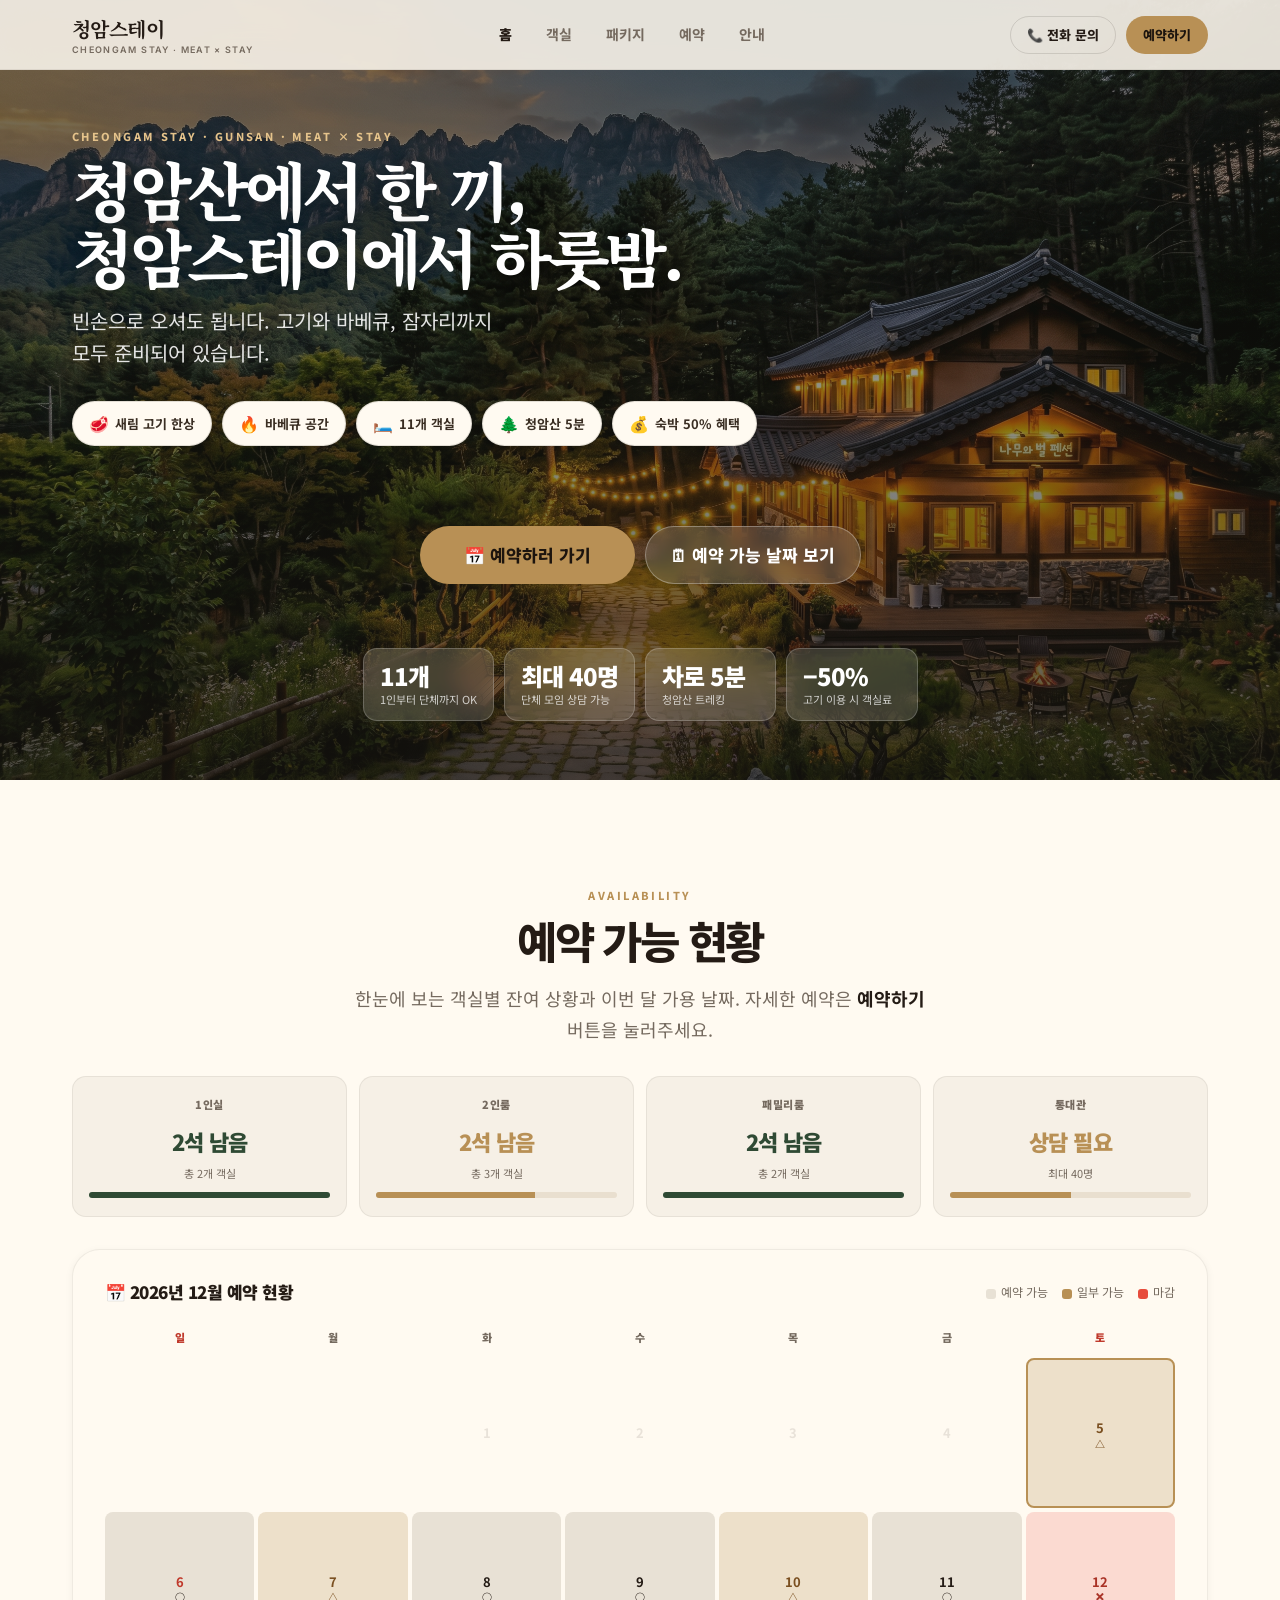
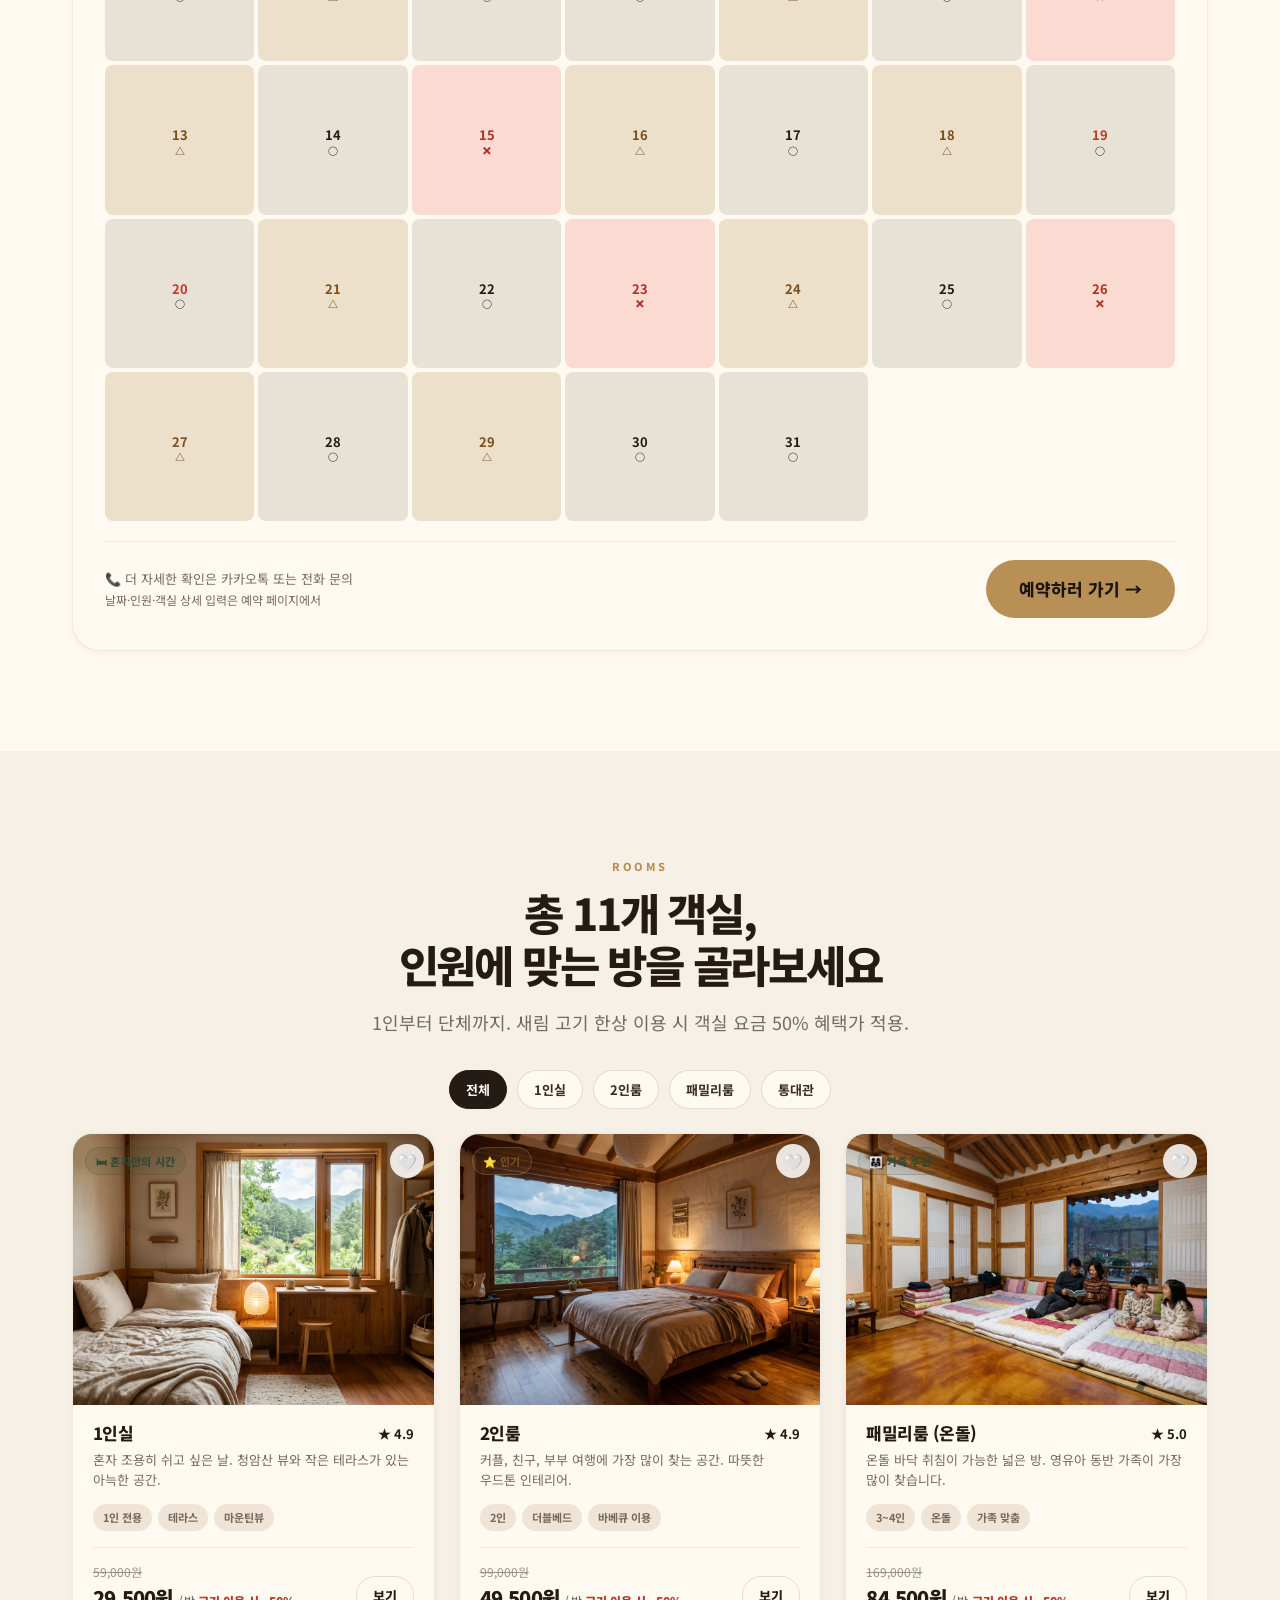
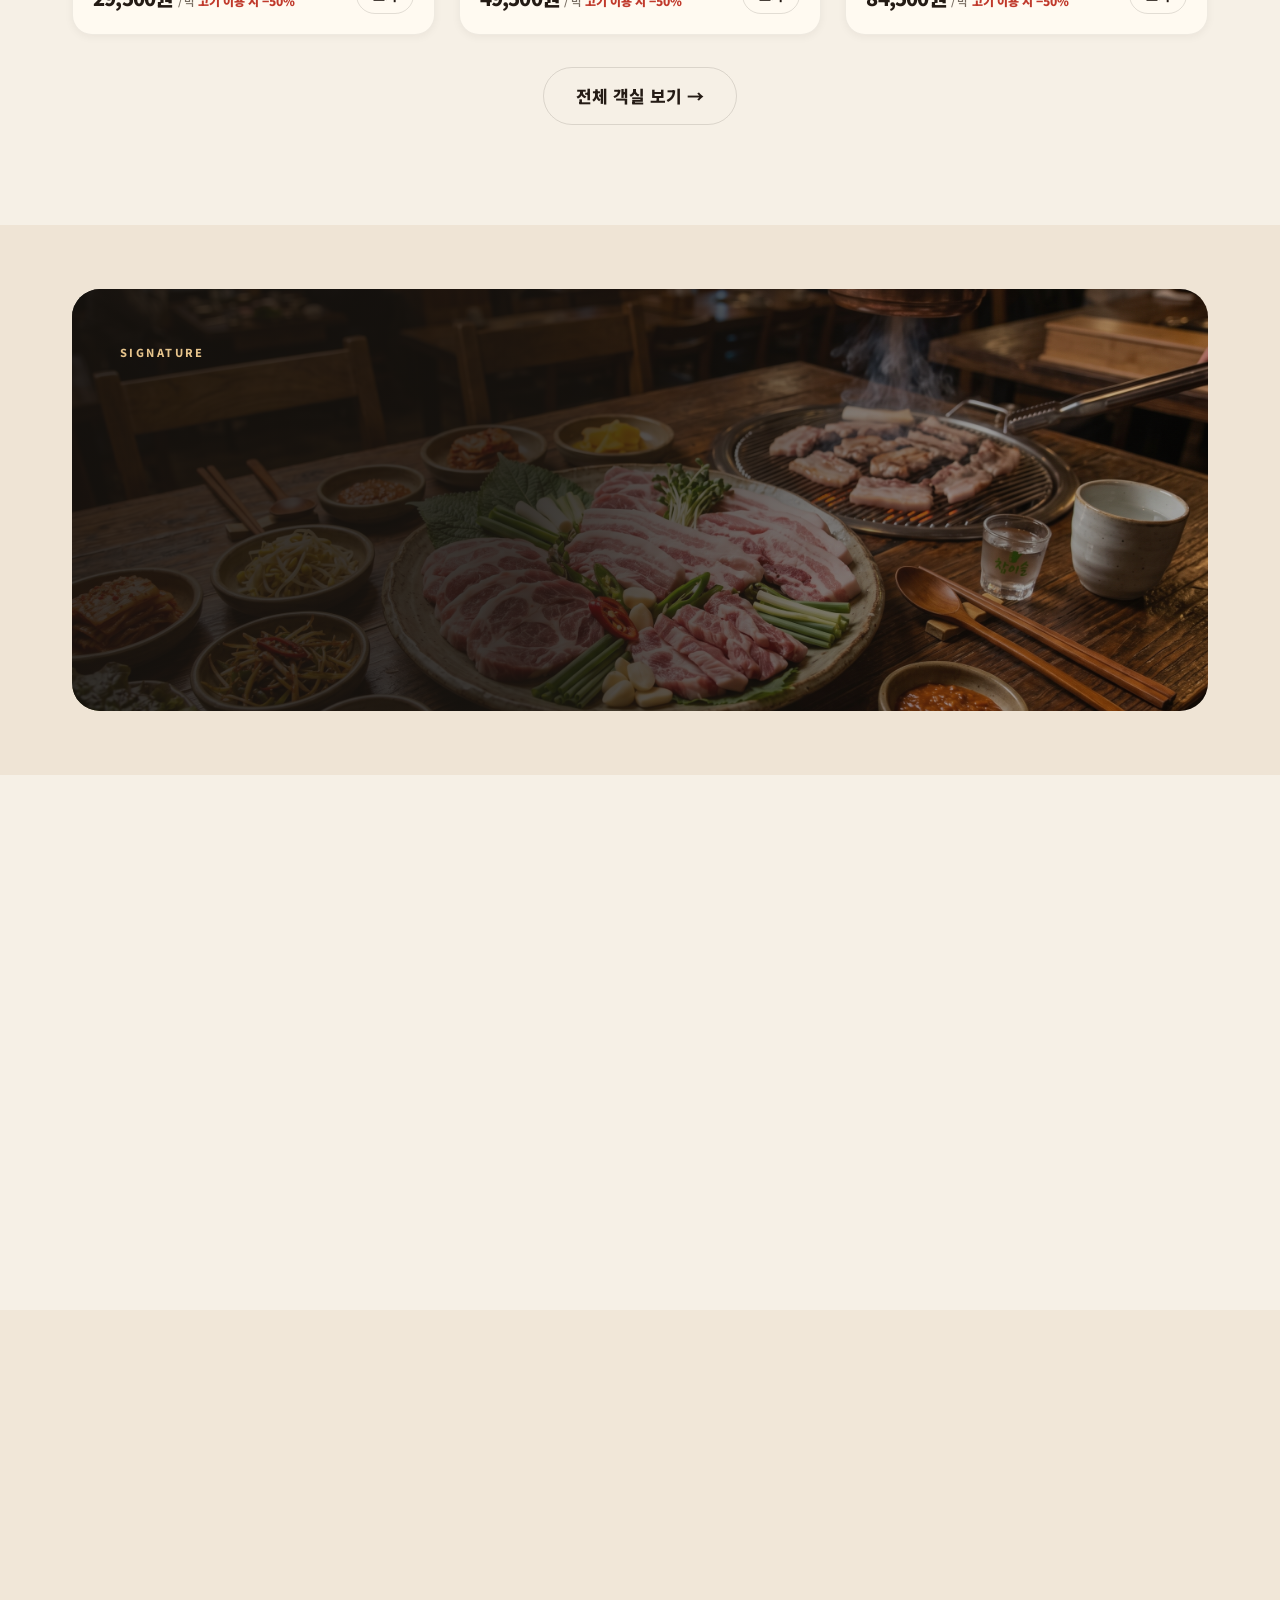
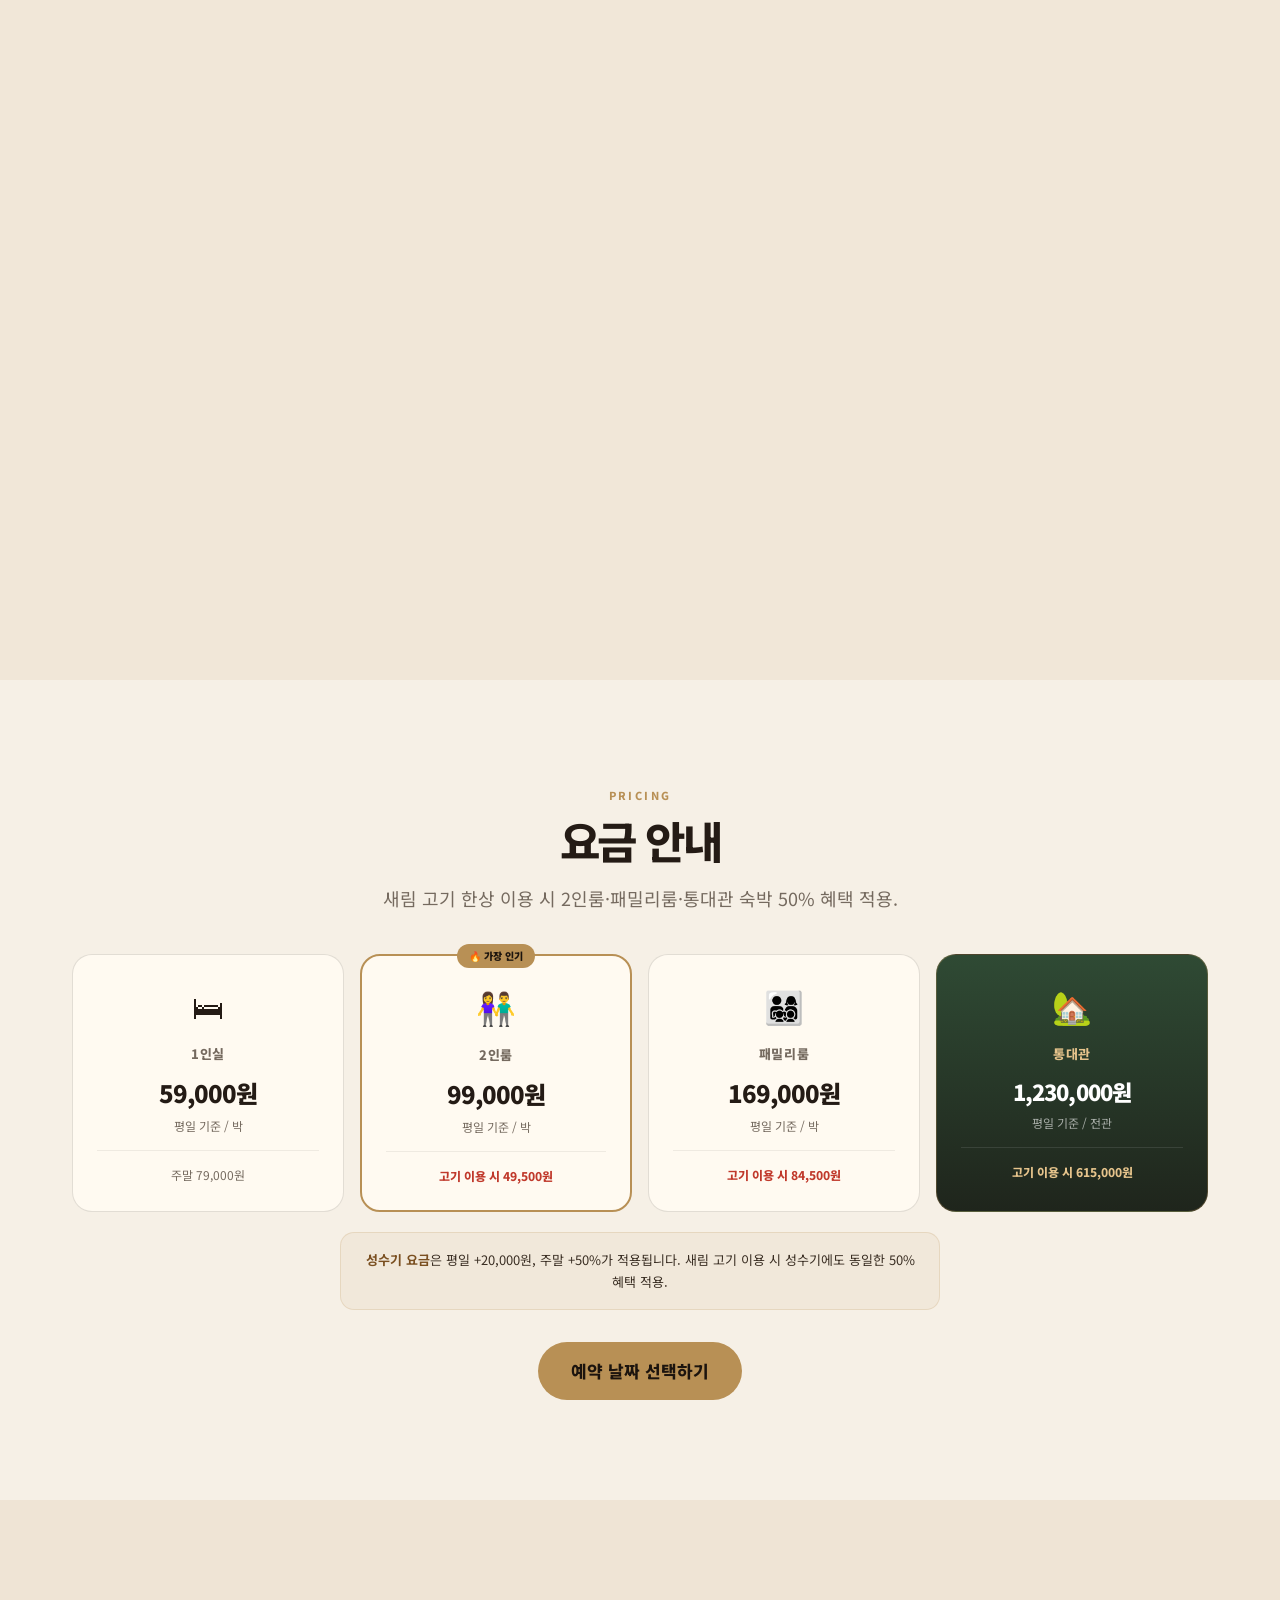
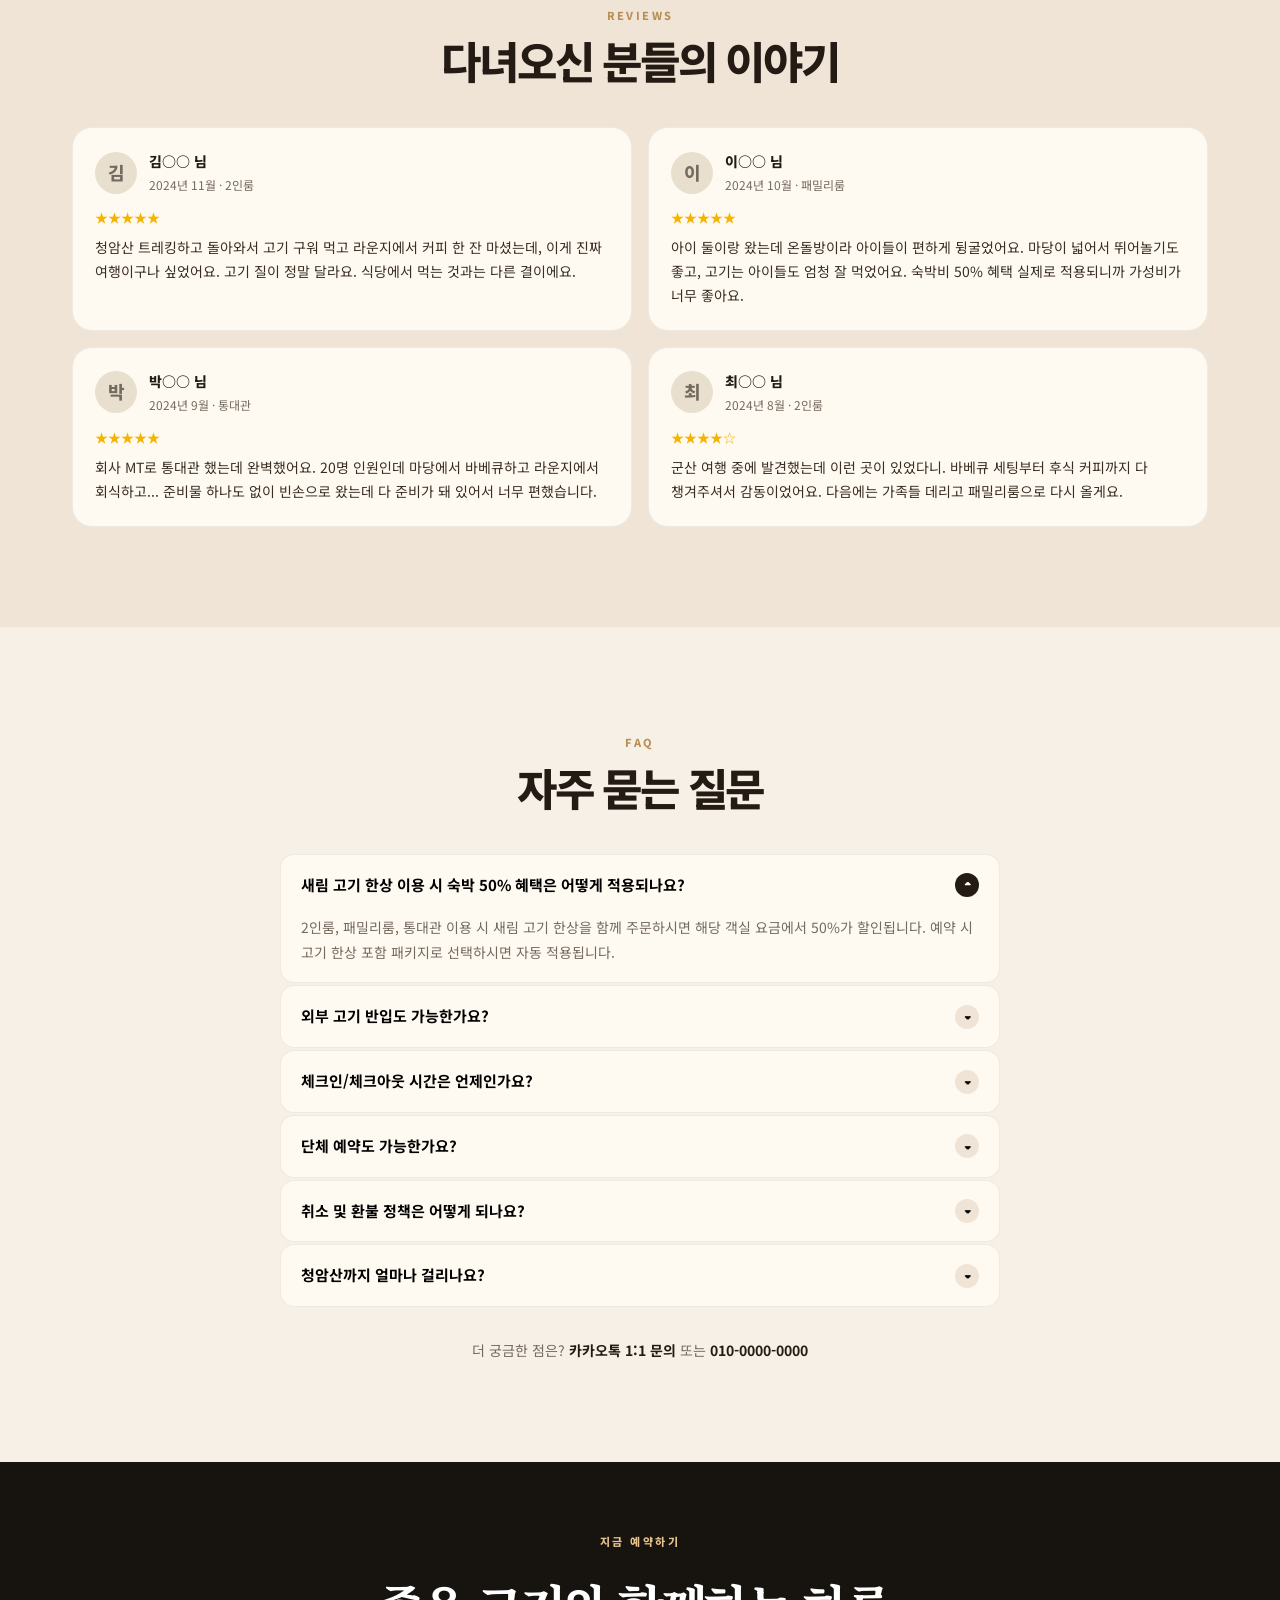
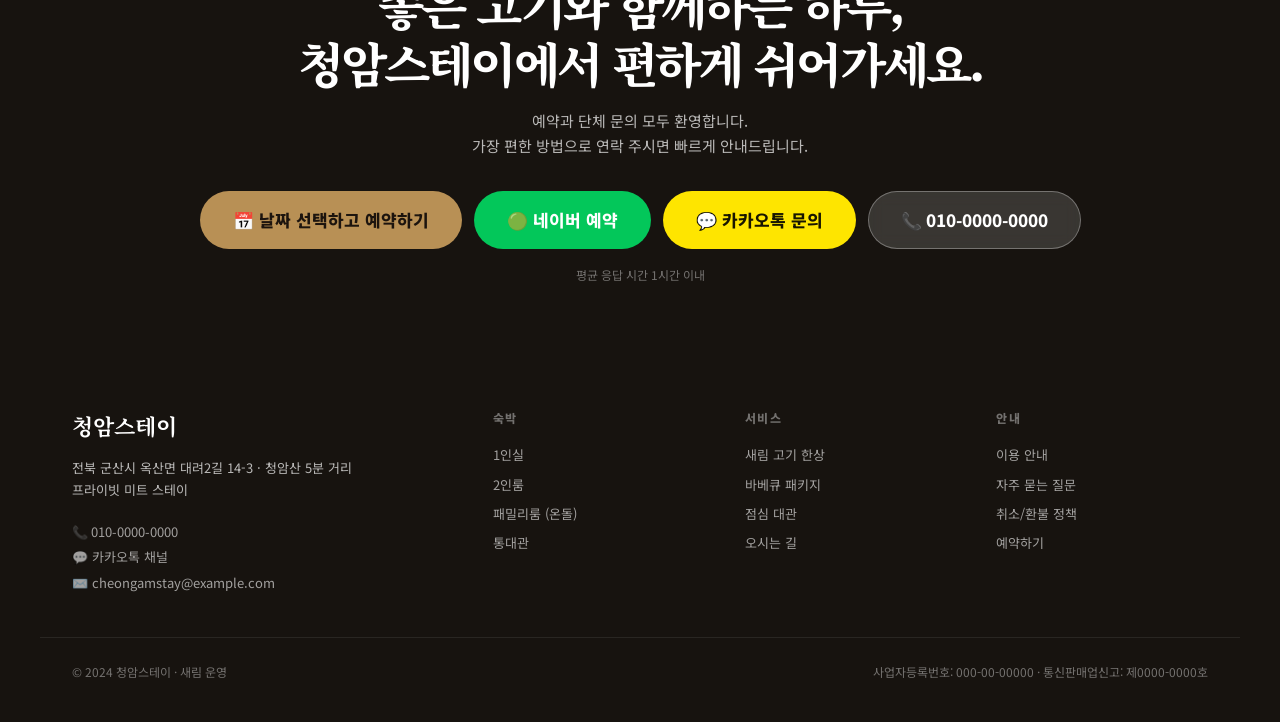
<file: index.html>
<!DOCTYPE html>
<html lang="ko">
<head>
  <meta charset="UTF-8"/>
  <meta name="viewport" content="width=device-width, initial-scale=1.0, viewport-fit=cover"/>
  <meta name="theme-color" content="#17130F"/>
  <title>청암스테이 | 청암산 5분 · 프라이빗 미트 스테이</title>
  <meta name="description" content="전북 군산시 옥산면 대려2길 14-3, 청암산 5분 거리. 새림 고기 한상과 함께하는 프라이빗 숙박. 11개 객실, 바베큐 공간, 라운지. 고기 이용 시 숙박 50% 혜택."/>
  <meta property="og:title" content="청암스테이 | 좋은 고기와 편안한 하룻밤"/>
  <meta property="og:description" content="청암산 5분 거리, 새림 고기 한상과 숙박이 함께하는 프라이빗 미트 스테이"/>
  <meta property="og:type" content="website"/>
  <link rel="preconnect" href="https://fonts.googleapis.com"/>
  <link rel="preconnect" href="https://fonts.gstatic.com" crossorigin/>
  <link href="https://fonts.googleapis.com/css2?family=Inter:wght@400;500;700;800;900&family=Noto+Sans+KR:wght@400;500;700;800;900&family=Noto+Serif+KR:wght@500;700;900&display=swap" rel="stylesheet"/>
  <link rel="stylesheet" href="css/style.css"/>
</head>
<body>

<!-- ============== NAVIGATION ============== -->
<nav class="nav" id="siteNav">
  <div class="nav-inner">
    <a class="nav-brand" href="index.html">
      <div class="nav-logo">
        청암스테이
        <span>Cheongam Stay · Meat × Stay</span>
      </div>
    </a>

    <div class="nav-links">
      <a href="index.html" class="active">홈</a>
      <a href="rooms.html">객실</a>
      <a href="packages.html">패키지</a>
      <a href="reservation.html">예약</a>
      <a href="about.html">안내</a>
    </div>

    <div class="nav-actions">
      <a href="tel:010-0000-0000" class="btn btn-outline btn-sm">📞 전화 문의</a>
      <a href="reservation.html" class="btn btn-gold btn-sm">예약하기</a>
      <button class="nav-toggle" id="navToggle" aria-label="메뉴">
        <span></span><span></span><span></span>
      </button>
    </div>
  </div>
</nav>

<!-- Mobile Drawer -->
<div class="nav-drawer" id="navDrawer">
  <a href="index.html">🏠 홈</a>
  <a href="rooms.html">🛏️ 객실 안내</a>
  <a href="packages.html">🥩 패키지</a>
  <a href="reservation.html">📅 예약하기</a>
  <a href="about.html">ℹ️ 이용 안내</a>
  <a href="tel:010-0000-0000" class="btn btn-gold">📞 전화 문의</a>
  <a href="https://open.kakao.com/o/ghExKyui" target="_blank" rel="noopener" class="btn btn-kakao" style="margin-top:0">💬 카카오 문의</a>
</div>

<!-- ============== HERO ============== -->
<header class="home-hero">
  <img class="home-hero-bg" src="images/hero.jpg" alt="청암스테이 전경" loading="eager" onerror="this.style.opacity='0'"/>

  <div class="home-hero-content">
    <div class="eyebrow fade-up">Cheongam Stay · Gunsan · Meat × Stay</div>
    <h1 class="fade-up">청암산에서 한 끼,<br/>청암스테이에서 하룻밤.</h1>
    <p class="fade-up">빈손으로 오셔도 됩니다. 고기와 바베큐, 잠자리까지<br/>모두 준비되어 있습니다.</p>

    <div class="chips fade-up" style="margin-bottom:20px">
      <span class="chip"><span class="chip-icon">🥩</span> 새림 고기 한상</span>
      <span class="chip"><span class="chip-icon">🔥</span> 바베큐 공간</span>
      <span class="chip"><span class="chip-icon">🛏️</span> 11개 객실</span>
      <span class="chip"><span class="chip-icon">🌲</span> 청암산 5분</span>
      <span class="chip"><span class="chip-icon">💰</span> 숙박 50% 혜택</span>
    </div>
  </div>

  <!-- Hero CTA Buttons -->
  <div class="wrap" style="position:relative;z-index:2;padding-bottom:24px">
    <div class="fade-up" style="display:flex;gap:10px;flex-wrap:wrap;max-width:600px">
      <a href="reservation.html" class="btn btn-gold btn-lg" style="flex:1;min-width:200px">
        📅 예약하러 가기
      </a>
      <a href="#availability" class="btn btn-ghost btn-lg" style="flex:1;min-width:200px">
        🗓 예약 가능 날짜 보기
      </a>
    </div>
  </div>

  <!-- Hero Stats -->
  <div class="wrap" style="position:relative;z-index:2;padding-bottom:48px">
    <div class="hero-stats fade-up">
      <div class="hero-stat">
        <b>11개</b>
        <span>1인부터 단체까지 OK</span>
      </div>
      <div class="hero-stat">
        <b>최대 40명</b>
        <span>단체 모임 상담 가능</span>
      </div>
      <div class="hero-stat">
        <b>차로 5분</b>
        <span>청암산 트레킹</span>
      </div>
      <div class="hero-stat">
        <b>−50%</b>
        <span>고기 이용 시 객실료</span>
      </div>
    </div>
  </div>
</header>

<!-- ============================================================
     AVAILABILITY — 예약 가능 현황 (메인의 검색바를 대체)
     ============================================================ -->
<section class="section" id="availability" style="background:var(--paper)">
  <div class="wrap">
    <div class="center" style="margin-bottom:32px">
      <div class="eyebrow fade-up">AVAILABILITY</div>
      <h2 class="section-title fade-up">예약 가능 현황</h2>
      <p class="section-lead fade-up">한눈에 보는 객실별 잔여 상황과 이번 달 가용 날짜. 자세한 예약은 <strong style="color:var(--ink)">예약하기</strong> 버튼을 눌러주세요.</p>
    </div>

    <!-- 객실별 남은 자리 -->
    <div class="fade-up" style="display:grid;grid-template-columns:repeat(4,1fr);gap:12px;margin-bottom:32px" id="availability-rooms">
      <div style="background:var(--bg);border-radius:var(--r-md);border:1px solid var(--line-soft);padding:18px 16px;text-align:center">
        <div style="font-size:11px;font-weight:900;letter-spacing:.06em;color:var(--muted);text-transform:uppercase;margin-bottom:10px">1인실</div>
        <div style="font-size:22px;font-weight:900;letter-spacing:-.03em;color:var(--green);margin-bottom:4px">2석 남음</div>
        <div style="font-size:11px;color:var(--muted)">총 2개 객실</div>
        <div style="margin-top:10px;height:6px;background:var(--bg-deep);border-radius:99px;overflow:hidden">
          <div style="height:100%;width:100%;background:var(--green)"></div>
        </div>
      </div>
      <div style="background:var(--bg);border-radius:var(--r-md);border:1px solid var(--line-soft);padding:18px 16px;text-align:center">
        <div style="font-size:11px;font-weight:900;letter-spacing:.06em;color:var(--muted);text-transform:uppercase;margin-bottom:10px">2인룸</div>
        <div style="font-size:22px;font-weight:900;letter-spacing:-.03em;color:var(--gold);margin-bottom:4px">2석 남음</div>
        <div style="font-size:11px;color:var(--muted)">총 3개 객실</div>
        <div style="margin-top:10px;height:6px;background:var(--bg-deep);border-radius:99px;overflow:hidden">
          <div style="height:100%;width:66%;background:var(--gold)"></div>
        </div>
      </div>
      <div style="background:var(--bg);border-radius:var(--r-md);border:1px solid var(--line-soft);padding:18px 16px;text-align:center">
        <div style="font-size:11px;font-weight:900;letter-spacing:.06em;color:var(--muted);text-transform:uppercase;margin-bottom:10px">패밀리룸</div>
        <div style="font-size:22px;font-weight:900;letter-spacing:-.03em;color:var(--green);margin-bottom:4px">2석 남음</div>
        <div style="font-size:11px;color:var(--muted)">총 2개 객실</div>
        <div style="margin-top:10px;height:6px;background:var(--bg-deep);border-radius:99px;overflow:hidden">
          <div style="height:100%;width:100%;background:var(--green)"></div>
        </div>
      </div>
      <div style="background:var(--bg);border-radius:var(--r-md);border:1px solid var(--line-soft);padding:18px 16px;text-align:center">
        <div style="font-size:11px;font-weight:900;letter-spacing:.06em;color:var(--muted);text-transform:uppercase;margin-bottom:10px">통대관</div>
        <div style="font-size:22px;font-weight:900;letter-spacing:-.03em;color:var(--gold);margin-bottom:4px">상담 필요</div>
        <div style="font-size:11px;color:var(--muted)">최대 40명</div>
        <div style="margin-top:10px;height:6px;background:var(--bg-deep);border-radius:99px;overflow:hidden">
          <div style="height:100%;width:50%;background:var(--gold)"></div>
        </div>
      </div>
    </div>

    <!-- 캘린더 가용 현황 (Read-Only) -->
    <div class="fade-up" style="background:var(--paper);border:1px solid var(--line-soft);border-radius:var(--r-xl);padding:clamp(20px,3vw,32px);box-shadow:var(--shadow-xs)">
      <div style="display:flex;justify-content:space-between;align-items:center;margin-bottom:18px;flex-wrap:wrap;gap:10px">
        <h3 style="font-size:17px;font-weight:900;letter-spacing:-.03em">📅 이번 달 예약 현황</h3>
        <div style="display:flex;gap:14px;font-size:12px;color:var(--muted);flex-wrap:wrap">
          <span><span style="display:inline-block;width:10px;height:10px;background:#e8e1d5;border-radius:3px;margin-right:5px;vertical-align:middle"></span>예약 가능</span>
          <span><span style="display:inline-block;width:10px;height:10px;background:var(--gold);border-radius:3px;margin-right:5px;vertical-align:middle"></span>일부 가능</span>
          <span><span style="display:inline-block;width:10px;height:10px;background:#e74c3c;border-radius:3px;margin-right:5px;vertical-align:middle"></span>마감</span>
        </div>
      </div>

      <div id="availabilityCalendar" style="display:grid;grid-template-columns:repeat(7,1fr);gap:4px">
        <!-- JS로 동적 생성 -->
      </div>

      <div style="margin-top:20px;padding-top:18px;border-top:1px solid var(--line-soft);display:flex;justify-content:space-between;align-items:center;flex-wrap:wrap;gap:12px">
        <div style="font-size:13px;color:var(--muted)">
          📞 더 자세한 확인은 카카오톡 또는 전화 문의<br/>
          <span style="font-size:12px">날짜·인원·객실 상세 입력은 예약 페이지에서</span>
        </div>
        <a href="reservation.html" class="btn btn-gold btn-lg">
          예약하러 가기 →
        </a>
      </div>
    </div>
  </div>
</section>

<!-- ============== ROOMS SECTION ============== -->
<section class="section" id="rooms">
  <div class="wrap">
    <div class="center" style="margin-bottom:32px">
      <div class="eyebrow fade-up">ROOMS</div>
      <h2 class="section-title fade-up">총 11개 객실,<br/>인원에 맞는 방을 골라보세요</h2>
      <p class="section-lead fade-up">1인부터 단체까지. 새림 고기 한상 이용 시 객실 요금 50% 혜택가 적용.</p>
    </div>

    <!-- Filter Chips -->
    <div class="chips fade-up" style="margin-bottom:24px;justify-content:center">
      <button class="chip active" data-filter="all">전체</button>
      <button class="chip" data-filter="single">1인실</button>
      <button class="chip" data-filter="double">2인룸</button>
      <button class="chip" data-filter="family">패밀리룸</button>
      <button class="chip" data-filter="whole">통대관</button>
    </div>

    <div class="rooms-grid">
      <!-- Room 1: Single -->
      <a href="room-detail.html?type=single" class="room-card fade-up" data-type="single">
        <div class="room-card-img">
          <img src="images/room-single.jpg" alt="1인실" loading="lazy" onerror="this.parentElement.style.background='var(--bg-deep)'"/>
          <div class="room-card-badge">
            <span class="badge badge-green">🛏 혼자만의 시간</span>
          </div>
          <button class="room-card-wish">🤍</button>
        </div>
        <div class="room-card-body">
          <div class="room-card-header">
            <h3 class="room-card-name">1인실</h3>
            <div class="room-card-rating">★ 4.9</div>
          </div>
          <p class="room-card-desc">혼자 조용히 쉬고 싶은 날. 청암산 뷰와 작은 테라스가 있는 아늑한 공간.</p>
          <div class="room-card-tags">
            <span class="room-tag">1인 전용</span>
            <span class="room-tag">테라스</span>
            <span class="room-tag">마운틴뷰</span>
          </div>
          <div class="room-card-price">
            <div>
              <span class="price-original">59,000원</span>
              <span class="price-current">29,500원 <span class="price-unit">/ 박</span></span>
              <span class="price-discount">고기 이용 시 −50%</span>
            </div>
            <span class="btn btn-outline btn-sm">보기</span>
          </div>
        </div>
      </a>

      <!-- Room 2: Double -->
      <a href="room-detail.html?type=double" class="room-card fade-up" data-type="double">
        <div class="room-card-img">
          <img src="images/room-double.jpg" alt="2인룸" loading="lazy" onerror="this.parentElement.style.background='var(--bg-deep)'"/>
          <div class="room-card-badge">
            <span class="badge badge-gold">⭐ 인기</span>
          </div>
          <button class="room-card-wish">🤍</button>
        </div>
        <div class="room-card-body">
          <div class="room-card-header">
            <h3 class="room-card-name">2인룸</h3>
            <div class="room-card-rating">★ 4.9</div>
          </div>
          <p class="room-card-desc">커플, 친구, 부부 여행에 가장 많이 찾는 공간. 따뜻한 우드톤 인테리어.</p>
          <div class="room-card-tags">
            <span class="room-tag">2인</span>
            <span class="room-tag">더블베드</span>
            <span class="room-tag">바베큐 이용</span>
          </div>
          <div class="room-card-price">
            <div>
              <span class="price-original">99,000원</span>
              <span class="price-current">49,500원 <span class="price-unit">/ 박</span></span>
              <span class="price-discount">고기 이용 시 −50%</span>
            </div>
            <span class="btn btn-outline btn-sm">보기</span>
          </div>
        </div>
      </a>

      <!-- Room 3: Family -->
      <a href="room-detail.html?type=family" class="room-card fade-up" data-type="family">
        <div class="room-card-img">
          <img src="images/room-family.jpg" alt="패밀리룸" loading="lazy" onerror="this.parentElement.style.background='var(--bg-deep)'"/>
          <div class="room-card-badge">
            <span class="badge badge-green">👨‍👩‍👧 가족 추천</span>
          </div>
          <button class="room-card-wish">🤍</button>
        </div>
        <div class="room-card-body">
          <div class="room-card-header">
            <h3 class="room-card-name">패밀리룸 (온돌)</h3>
            <div class="room-card-rating">★ 5.0</div>
          </div>
          <p class="room-card-desc">온돌 바닥 취침이 가능한 넓은 방. 영유아 동반 가족이 가장 많이 찾습니다.</p>
          <div class="room-card-tags">
            <span class="room-tag">3~4인</span>
            <span class="room-tag">온돌</span>
            <span class="room-tag">가족 맞춤</span>
          </div>
          <div class="room-card-price">
            <div>
              <span class="price-original">169,000원</span>
              <span class="price-current">84,500원 <span class="price-unit">/ 박</span></span>
              <span class="price-discount">고기 이용 시 −50%</span>
            </div>
            <span class="btn btn-outline btn-sm">보기</span>
          </div>
        </div>
      </a>
    </div>

    <div class="center" style="margin-top:32px">
      <a href="rooms.html" class="btn btn-outline btn-lg">전체 객실 보기 →</a>
    </div>
  </div>
</section>

<!-- ============================================================
     CONCEPT SPLIT — 미트 스테이 강조
     ============================================================ -->
<section class="section-tight" style="background:var(--bg-soft)">
  <div class="wrap">
    <div class="highlight-section">
      <img class="highlight-bg" src="images/meat.jpg" alt="새림 고기 한상" loading="lazy" onerror="this.style.display='none'"/>
      <div class="highlight-content">
        <div class="eyebrow">Signature</div>
        <h2 class="fade-up">새림 고기 한상 +<br/>숙박 50% 혜택</h2>
        <p class="fade-up">목살, 삼겹살, 한정살, 갈매기살까지.<br/>인원 수만 알려주시면 고기부터 세팅까지 준비됩니다.<br/>새림 고기 이용 시 2인룸·패밀리룸·통대관 숙박 요금 50% 할인.</p>
        <a href="packages.html" class="btn btn-gold fade-up">패키지 보러가기 →</a>
      </div>
    </div>
  </div>
</section>

<!-- ============================================================
     WHY CHEONGAM — 3가지 이유
     ============================================================ -->
<section class="section" id="why">
  <div class="wrap">
    <div class="center" style="margin-bottom:48px">
      <div class="eyebrow fade-up">WHY CHEONGAM</div>
      <h2 class="section-title fade-up">청암스테이만의 특별함</h2>
    </div>

    <div class="grid" style="grid-template-columns:repeat(3,1fr)">
      <div class="fade-up" style="text-align:center">
        <div style="font-size:48px;margin-bottom:16px">🥩</div>
        <h3 style="font-size:20px;margin-bottom:10px;letter-spacing:-.03em">육가공 전문 회사의 고기</h3>
        <p style="color:var(--muted);font-size:14px;line-height:1.7">새림은 20년 이상 대형 거래처에 납품해온 육가공 전문 회사입니다. 도축부터 가공까지 직접 관리한 고기를 식탁에 올립니다.</p>
      </div>
      <div class="fade-up" style="text-align:center">
        <div style="font-size:48px;margin-bottom:16px">🏡</div>
        <h3 style="font-size:20px;margin-bottom:10px;letter-spacing:-.03em">프라이빗한 공간</h3>
        <p style="color:var(--muted);font-size:14px;line-height:1.7">넓은 마당, 바베큐 공간, 라운지가 모두 갖춰진 프라이빗 스테이. 단체 이용 시 통대관으로 우리끼리만 머물 수 있습니다.</p>
      </div>
      <div class="fade-up" style="text-align:center">
        <div style="font-size:48px;margin-bottom:16px">🌲</div>
        <h3 style="font-size:20px;margin-bottom:10px;letter-spacing:-.03em">자연 속 완전한 휴식</h3>
        <p style="color:var(--muted);font-size:14px;line-height:1.7">청암산 5분 거리. 트레킹 후 돌아와 고기 한 점, 커피 한 잔. 그 단순한 하루가 오랫동안 기억에 남습니다.</p>
      </div>
    </div>
  </div>
</section>

<!-- ============================================================
     BBQ + LOUNGE SPLIT
     ============================================================ -->
<section class="section" style="background:var(--bg-warm)" id="spaces">
  <div class="wrap">
    <div class="center" style="margin-bottom:40px">
      <div class="eyebrow fade-up">SPACES</div>
      <h2 class="section-title fade-up">먹고, 쉬고, 자는 모든 공간</h2>
    </div>

    <div class="grid" style="grid-template-columns:1fr 1fr;gap:20px">
      <div class="fade-up" style="border-radius:var(--r-xl);overflow:hidden;background:var(--deeper);position:relative;min-height:320px">
        <img src="images/bbq.jpg" alt="바베큐 공간" loading="lazy" style="width:100%;height:100%;object-fit:cover;opacity:.85" onerror="this.style.display='none'"/>
        <div style="position:absolute;inset:0;background:linear-gradient(180deg,transparent 40%,rgba(23,19,15,.8));display:flex;align-items:flex-end;padding:28px">
          <div style="color:#fff">
            <div style="font-size:10px;letter-spacing:.18em;text-transform:uppercase;color:var(--gold-light);font-weight:800;margin-bottom:6px">BBQ</div>
            <h3 style="font-size:22px;font-weight:900;letter-spacing:-.04em;margin-bottom:6px">야외 바베큐 공간</h3>
            <p style="font-size:13px;opacity:.8">마당에서 즐기는 야외 그릴. 저녁 하늘 아래 고기 굽는 시간.</p>
          </div>
        </div>
      </div>

      <div style="display:grid;gap:20px">
        <div class="fade-up" style="border-radius:var(--r-xl);overflow:hidden;background:var(--deeper);position:relative;min-height:150px">
          <img src="images/lounge.jpg" alt="라운지" loading="lazy" style="width:100%;height:100%;object-fit:cover;opacity:.85" onerror="this.style.display='none'"/>
          <div style="position:absolute;inset:0;background:linear-gradient(180deg,transparent 30%,rgba(23,19,15,.75));display:flex;align-items:flex-end;padding:20px">
            <div style="color:#fff">
              <div style="font-size:9px;letter-spacing:.16em;text-transform:uppercase;color:var(--gold-light);font-weight:800;margin-bottom:4px">LOUNGE</div>
              <h3 style="font-size:17px;font-weight:900;letter-spacing:-.03em">라운지 & 티타임</h3>
              <p style="font-size:12px;opacity:.75">커피, 차, 책이 있는 쉼의 공간. 최대 14석.</p>
            </div>
          </div>
        </div>

        <div class="fade-up" style="border-radius:var(--r-xl);overflow:hidden;background:var(--deeper);position:relative;min-height:150px">
          <img src="images/garden.jpg" alt="마당" loading="lazy" style="width:100%;height:100%;object-fit:cover;opacity:.85" onerror="this.style.display='none'"/>
          <div style="position:absolute;inset:0;background:linear-gradient(180deg,transparent 30%,rgba(23,19,15,.75));display:flex;align-items:flex-end;padding:20px">
            <div style="color:#fff">
              <div style="font-size:9px;letter-spacing:.16em;text-transform:uppercase;color:var(--gold-light);font-weight:800;margin-bottom:4px">GARDEN</div>
              <h3 style="font-size:17px;font-weight:900;letter-spacing:-.03em">넓은 마당</h3>
              <p style="font-size:12px;opacity:.75">통대관 시 마당 전체를 우리끼리. 어린이 놀이 공간 포함.</p>
            </div>
          </div>
        </div>
      </div>
    </div>
  </div>
</section>

<!-- ============================================================
     PRICING SUMMARY
     ============================================================ -->
<section class="section" id="pricing">
  <div class="wrap">
    <div class="center" style="margin-bottom:40px">
      <div class="eyebrow fade-up">PRICING</div>
      <h2 class="section-title fade-up">요금 안내</h2>
      <p class="section-lead fade-up">새림 고기 한상 이용 시 2인룸·패밀리룸·통대관 숙박 50% 혜택 적용.</p>
    </div>

    <div class="grid fade-up" style="grid-template-columns:repeat(4,1fr);gap:16px">
      <!-- 1인실 -->
      <div style="background:var(--paper);border-radius:var(--r-lg);border:1px solid var(--line);padding:24px;text-align:center">
        <div style="font-size:32px;margin-bottom:12px">🛏</div>
        <div style="font-size:13px;font-weight:800;letter-spacing:.04em;color:var(--muted);text-transform:uppercase;margin-bottom:8px">1인실</div>
        <div style="font-size:24px;font-weight:900;letter-spacing:-.04em;margin-bottom:4px">59,000원</div>
        <div style="font-size:12px;color:var(--muted)">평일 기준 / 박</div>
        <div style="margin-top:14px;padding-top:14px;border-top:1px solid var(--line-soft);font-size:12px;color:var(--muted)">주말 79,000원</div>
      </div>

      <!-- 2인룸 -->
      <div style="background:var(--paper);border-radius:var(--r-lg);border:2px solid var(--gold);padding:24px;text-align:center;position:relative">
        <div style="position:absolute;top:-12px;left:50%;transform:translateX(-50%);background:var(--gold);color:#1c140e;font-size:10px;font-weight:900;padding:4px 12px;border-radius:var(--r-pill);white-space:nowrap">🔥 가장 인기</div>
        <div style="font-size:32px;margin-bottom:12px">👫</div>
        <div style="font-size:13px;font-weight:800;letter-spacing:.04em;color:var(--muted);text-transform:uppercase;margin-bottom:8px">2인룸</div>
        <div style="font-size:24px;font-weight:900;letter-spacing:-.04em;margin-bottom:4px">99,000원</div>
        <div style="font-size:12px;color:var(--muted)">평일 기준 / 박</div>
        <div style="margin-top:14px;padding-top:14px;border-top:1px solid var(--line-soft);font-size:12px;color:#c0392b;font-weight:800">고기 이용 시 49,500원</div>
      </div>

      <!-- 패밀리룸 -->
      <div style="background:var(--paper);border-radius:var(--r-lg);border:1px solid var(--line);padding:24px;text-align:center">
        <div style="font-size:32px;margin-bottom:12px">👨‍👩‍👧‍👦</div>
        <div style="font-size:13px;font-weight:800;letter-spacing:.04em;color:var(--muted);text-transform:uppercase;margin-bottom:8px">패밀리룸</div>
        <div style="font-size:24px;font-weight:900;letter-spacing:-.04em;margin-bottom:4px">169,000원</div>
        <div style="font-size:12px;color:var(--muted)">평일 기준 / 박</div>
        <div style="margin-top:14px;padding-top:14px;border-top:1px solid var(--line-soft);font-size:12px;color:#c0392b;font-weight:800">고기 이용 시 84,500원</div>
      </div>

      <!-- 통대관 -->
      <div style="background:linear-gradient(180deg,#2f4a34,#1f251c);border-radius:var(--r-lg);border:1px solid rgba(184,144,85,.3);padding:24px;text-align:center;color:#fff">
        <div style="font-size:32px;margin-bottom:12px">🏡</div>
        <div style="font-size:13px;font-weight:800;letter-spacing:.04em;color:var(--gold-light);text-transform:uppercase;margin-bottom:8px">통대관</div>
        <div style="font-size:22px;font-weight:900;letter-spacing:-.04em;margin-bottom:4px">1,230,000원</div>
        <div style="font-size:12px;color:rgba(255,255,255,.6)">평일 기준 / 전관</div>
        <div style="margin-top:14px;padding-top:14px;border-top:1px solid rgba(255,255,255,.1);font-size:12px;color:var(--gold-light);font-weight:800">고기 이용 시 615,000원</div>
      </div>
    </div>

    <div class="notice-box fade-up" style="margin-top:20px;max-width:600px;margin-left:auto;margin-right:auto;text-align:center">
      <strong>성수기 요금</strong>은 평일 +20,000원, 주말 +50%가 적용됩니다. 새림 고기 이용 시 성수기에도 동일한 50% 혜택 적용.
    </div>

    <div class="center" style="margin-top:32px">
      <a href="reservation.html" class="btn btn-gold btn-lg">예약 날짜 선택하기</a>
    </div>
  </div>
</section>

<!-- ============================================================
     REVIEWS
     ============================================================ -->
<section class="section" style="background:var(--bg-soft)" id="reviews">
  <div class="wrap">
    <div class="center" style="margin-bottom:40px">
      <div class="eyebrow fade-up">REVIEWS</div>
      <h2 class="section-title fade-up">다녀오신 분들의 이야기</h2>
    </div>

    <div class="review-grid">
      <div class="review-card fade-up">
        <div class="review-header">
          <div class="review-avatar">김</div>
          <div>
            <div class="review-name">김○○ 님</div>
            <div class="review-date">2024년 11월 · 2인룸</div>
          </div>
        </div>
        <div class="review-stars">★★★★★</div>
        <p class="review-text">청암산 트레킹하고 돌아와서 고기 구워 먹고 라운지에서 커피 한 잔 마셨는데, 이게 진짜 여행이구나 싶었어요. 고기 질이 정말 달라요. 식당에서 먹는 것과는 다른 결이에요.</p>
      </div>

      <div class="review-card fade-up">
        <div class="review-header">
          <div class="review-avatar">이</div>
          <div>
            <div class="review-name">이○○ 님</div>
            <div class="review-date">2024년 10월 · 패밀리룸</div>
          </div>
        </div>
        <div class="review-stars">★★★★★</div>
        <p class="review-text">아이 둘이랑 왔는데 온돌방이라 아이들이 편하게 뒹굴었어요. 마당이 넓어서 뛰어놀기도 좋고, 고기는 아이들도 엄청 잘 먹었어요. 숙박비 50% 혜택 실제로 적용되니까 가성비가 너무 좋아요.</p>
      </div>

      <div class="review-card fade-up">
        <div class="review-header">
          <div class="review-avatar">박</div>
          <div>
            <div class="review-name">박○○ 님</div>
            <div class="review-date">2024년 9월 · 통대관</div>
          </div>
        </div>
        <div class="review-stars">★★★★★</div>
        <p class="review-text">회사 MT로 통대관 했는데 완벽했어요. 20명 인원인데 마당에서 바베큐하고 라운지에서 회식하고... 준비물 하나도 없이 빈손으로 왔는데 다 준비가 돼 있어서 너무 편했습니다.</p>
      </div>

      <div class="review-card fade-up">
        <div class="review-header">
          <div class="review-avatar">최</div>
          <div>
            <div class="review-name">최○○ 님</div>
            <div class="review-date">2024년 8월 · 2인룸</div>
          </div>
        </div>
        <div class="review-stars">★★★★☆</div>
        <p class="review-text">군산 여행 중에 발견했는데 이런 곳이 있었다니. 바베큐 세팅부터 후식 커피까지 다 챙겨주셔서 감동이었어요. 다음에는 가족들 데리고 패밀리룸으로 다시 올게요.</p>
      </div>
    </div>
  </div>
</section>

<!-- ============================================================
     FAQ
     ============================================================ -->
<section class="section" id="faq">
  <div class="wrap">
    <div style="max-width:720px;margin:0 auto">
      <div class="center" style="margin-bottom:40px">
        <div class="eyebrow fade-up">FAQ</div>
        <h2 class="section-title fade-up">자주 묻는 질문</h2>
      </div>

      <div class="faq-list fade-up">
        <div class="faq-item open">
          <button class="faq-question">
            <span>새림 고기 한상 이용 시 숙박 50% 혜택은 어떻게 적용되나요?</span>
            <span class="icon">▾</span>
          </button>
          <div class="faq-answer">
            <div class="faq-answer-inner">
              2인룸, 패밀리룸, 통대관 이용 시 새림 고기 한상을 함께 주문하시면 해당 객실 요금에서 50%가 할인됩니다. 예약 시 고기 한상 포함 패키지로 선택하시면 자동 적용됩니다.
            </div>
          </div>
        </div>

        <div class="faq-item">
          <button class="faq-question">
            <span>외부 고기 반입도 가능한가요?</span>
            <span class="icon">▾</span>
          </button>
          <div class="faq-answer">
            <div class="faq-answer-inner">
              가능합니다. 단, 외부 고기 반입 시 숙박 요금은 정상가로 적용됩니다. 50% 혜택은 새림 고기 한상 이용 시에만 적용됩니다.
            </div>
          </div>
        </div>

        <div class="faq-item">
          <button class="faq-question">
            <span>체크인/체크아웃 시간은 언제인가요?</span>
            <span class="icon">▾</span>
          </button>
          <div class="faq-answer">
            <div class="faq-answer-inner">
              체크인은 오후 3시, 체크아웃은 오전 11시입니다. 일정에 따라 조정이 필요한 경우 사전에 문의해 주세요.
            </div>
          </div>
        </div>

        <div class="faq-item">
          <button class="faq-question">
            <span>단체 예약도 가능한가요?</span>
            <span class="icon">▾</span>
          </button>
          <div class="faq-answer">
            <div class="faq-answer-inner">
              네. 통대관 기준 최대 40명까지 수용 가능합니다. 10인 이상 단체 예약은 카카오톡 또는 전화로 별도 상담해 주세요.
            </div>
          </div>
        </div>

        <div class="faq-item">
          <button class="faq-question">
            <span>취소 및 환불 정책은 어떻게 되나요?</span>
            <span class="icon">▾</span>
          </button>
          <div class="faq-answer">
            <div class="faq-answer-inner">
              체크인 7일 전까지 100% 환불, 3일 전까지 50% 환불, 당일 취소는 환불이 어렵습니다. 성수기 및 통대관의 경우 별도 안내 드립니다.
            </div>
          </div>
        </div>

        <div class="faq-item">
          <button class="faq-question">
            <span>청암산까지 얼마나 걸리나요?</span>
            <span class="icon">▾</span>
          </button>
          <div class="faq-answer">
            <div class="faq-answer-inner">
              청암산 초입까지 차로 약 5분 거리입니다. 숙소에서 짐을 풀고 바로 트레킹을 즐기실 수 있습니다.
            </div>
          </div>
        </div>
      </div>

      <div style="text-align:center;margin-top:32px;font-size:14px;color:var(--muted)">
        더 궁금한 점은?
        <a href="https://open.kakao.com/o/ghExKyui" target="_blank" rel="noopener" style="color:var(--ink);font-weight:700">카카오톡 1:1 문의</a>
        또는
        <a href="tel:010-0000-0000" style="color:var(--ink);font-weight:700">010-0000-0000</a>
      </div>
    </div>
  </div>
</section>

<!-- ============================================================
     FINAL CTA
     ============================================================ -->
<section class="section-tight" style="background:var(--darker);color:#fff;text-align:center">
  <div class="wrap">
    <div class="eyebrow fade-up" style="color:var(--gold-light)">지금 예약하기</div>
    <h2 class="fade-up" style="font-size:clamp(28px,4vw,48px);letter-spacing:-.06em;margin:16px 0;font-family:var(--font-serif)">
      좋은 고기와 함께하는 하루,<br/>청암스테이에서 편하게 쉬어가세요.
    </h2>
    <p class="fade-up" style="color:rgba(255,255,255,.7);font-size:15px;line-height:1.7;margin-bottom:32px">
      예약과 단체 문의 모두 환영합니다.<br/>가장 편한 방법으로 연락 주시면 빠르게 안내드립니다.
    </p>
    <div class="fade-up" style="display:flex;gap:12px;justify-content:center;flex-wrap:wrap">
      <a href="reservation.html" class="btn btn-gold btn-lg">📅 날짜 선택하고 예약하기</a>
      <a href="https://booking.naver.com/" target="_blank" rel="noopener" class="btn btn-naver btn-lg">🟢 네이버 예약</a>
      <a href="https://open.kakao.com/o/ghExKyui" target="_blank" rel="noopener" class="btn btn-kakao btn-lg">💬 카카오톡 문의</a>
      <a href="tel:010-0000-0000" class="btn btn-ghost btn-lg">📞 010-0000-0000</a>
    </div>
    <p class="fade-up" style="color:rgba(255,255,255,.4);font-size:12px;margin-top:16px">평균 응답 시간 1시간 이내</p>
  </div>
</section>

<!-- ============================================================
     FOOTER
     ============================================================ -->
<footer class="footer">
  <div class="footer-inner">
    <div class="footer-brand">
      <div class="footer-logo">청암스테이</div>
      <p class="footer-desc">전북 군산시 옥산면 대려2길 14-3 · 청암산 5분 거리<br/>프라이빗 미트 스테이</p>
      <div class="footer-contact">
        <a href="tel:010-0000-0000">📞 010-0000-0000</a>
        <a href="https://open.kakao.com/o/ghExKyui" target="_blank">💬 카카오톡 채널</a>
        <a href="mailto:cheongamstay@example.com">✉️ cheongamstay@example.com</a>
      </div>
    </div>

    <div>
      <div class="footer-heading">숙박</div>
      <div class="footer-links">
        <a href="rooms.html">1인실</a>
        <a href="rooms.html">2인룸</a>
        <a href="rooms.html">패밀리룸 (온돌)</a>
        <a href="rooms.html">통대관</a>
      </div>
    </div>

    <div>
      <div class="footer-heading">서비스</div>
      <div class="footer-links">
        <a href="packages.html">새림 고기 한상</a>
        <a href="packages.html">바베큐 패키지</a>
        <a href="packages.html">점심 대관</a>
        <a href="about.html">오시는 길</a>
      </div>
    </div>

    <div>
      <div class="footer-heading">안내</div>
      <div class="footer-links">
        <a href="about.html">이용 안내</a>
        <a href="about.html#faq">자주 묻는 질문</a>
        <a href="about.html">취소/환불 정책</a>
        <a href="reservation.html">예약하기</a>
      </div>
    </div>
  </div>

  <div class="footer-bottom">
    <span>© 2024 청암스테이 · 새림 운영</span>
    <span>사업자등록번호: 000-00-00000 · 통신판매업신고: 제0000-0000호</span>
  </div>
</footer>

<!-- Mobile Sticky CTA -->
<div class="mobile-cta">
  <div class="mobile-cta-price">
    <span class="price">49,500원~</span>
    <span class="per"> / 박 (고기 이용 시)</span>
  </div>
  <a href="reservation.html" class="btn btn-gold">예약하기</a>
</div>

<script src="js/main.js"></script>
<script>
  // ============================================================
  // 메인 페이지 — 예약 가능 현황 캘린더 (Read-Only)
  // ============================================================
  (function() {
    const cal = document.getElementById('availabilityCalendar');
    if (!cal) return;

    const today = new Date();
    today.setHours(0,0,0,0);
    const year = today.getFullYear();
    const month = today.getMonth();
    const firstDay = new Date(year, month, 1).getDay();
    const daysInMonth = new Date(year, month + 1, 0).getDate();
    const monthName = ['1월','2월','3월','4월','5월','6월','7월','8월','9월','10월','11월','12월'][month];
    const dayNames = ['일','월','화','수','목','금','토'];

    // Fake availability data (실제 운영 시 API로 교체)
    // 0: 가능, 1: 일부 가능, 2: 마감
    const seed = (d) => (d * 7 + 3) % 11;
    const getStatus = (day) => {
      const d = new Date(year, month, day);
      if (d < today) return -1; // 지난 날
      const s = seed(day);
      if (s < 5) return 0; // 가능
      if (s < 9) return 1; // 일부 가능
      return 2; // 마감
    };

    const colors = {
      '-1': { bg: 'transparent', color: '#c8bfb6', label: '' },
      '0':  { bg: '#e8e1d5',     color: '#241b15', label: '○' },
      '1':  { bg: 'rgba(184,144,85,.25)', color: '#7a4f20', label: '△' },
      '2':  { bg: 'rgba(231,76,60,.18)',  color: '#a93226', label: '✕' }
    };

    let html = '';

    // 헤더 (요일)
    dayNames.forEach((d, i) => {
      const isWeekend = i === 0 || i === 6;
      html += `<div style="text-align:center;font-size:11px;font-weight:900;color:${isWeekend ? '#c0392b' : 'var(--muted)'};padding:8px 0">${d}</div>`;
    });

    // 빈칸 (월 시작 전)
    for (let i = 0; i < firstDay; i++) html += '<div></div>';

    // 날짜 표시
    for (let day = 1; day <= daysInMonth; day++) {
      const status = getStatus(day);
      const s = colors[status];
      const isToday = day === today.getDate();
      const isPast = status === -1;
      const dayOfWeek = (firstDay + day - 1) % 7;
      const isWeekend = dayOfWeek === 0 || dayOfWeek === 6;

      html += `
        <div style="aspect-ratio:1;display:flex;flex-direction:column;align-items:center;justify-content:center;
                    background:${s.bg};color:${s.color};border-radius:8px;
                    ${isToday ? 'border:2px solid var(--gold);' : ''}
                    ${isPast ? 'opacity:.4;' : ''}
                    transition:transform .15s;cursor:${isPast ? 'default' : 'pointer'}"
             ${!isPast && status !== 2 ? "onmouseover=\"this.style.transform='scale(1.05)'\" onmouseout=\"this.style.transform=''\" onclick=\"location.href='reservation.html'\"" : ''}
             title="${isPast ? '지난 날짜' : (status === 0 ? '예약 가능' : status === 1 ? '일부 가능' : '마감')}">
          <span style="font-size:13px;font-weight:700;${isWeekend && !isPast ? 'color:'+(status === 0 ? '#c0392b' : s.color) : ''}">${day}</span>
          ${!isPast ? `<span style="font-size:10px;font-weight:800;line-height:1">${s.label}</span>` : ''}
        </div>
      `;
    }

    cal.innerHTML = html;

    // 캘린더 영역 위쪽 헤더에 월 표시 (없으면 추가)
    const calSection = cal.closest('div[style*="background:var(--paper)"]');
    if (calSection) {
      const titleEl = calSection.querySelector('h3');
      if (titleEl && !titleEl.textContent.includes(monthName)) {
        titleEl.innerHTML = `📅 ${year}년 ${monthName} 예약 현황`;
      }
    }
  })();
</script>
</body>
</html>
</file>
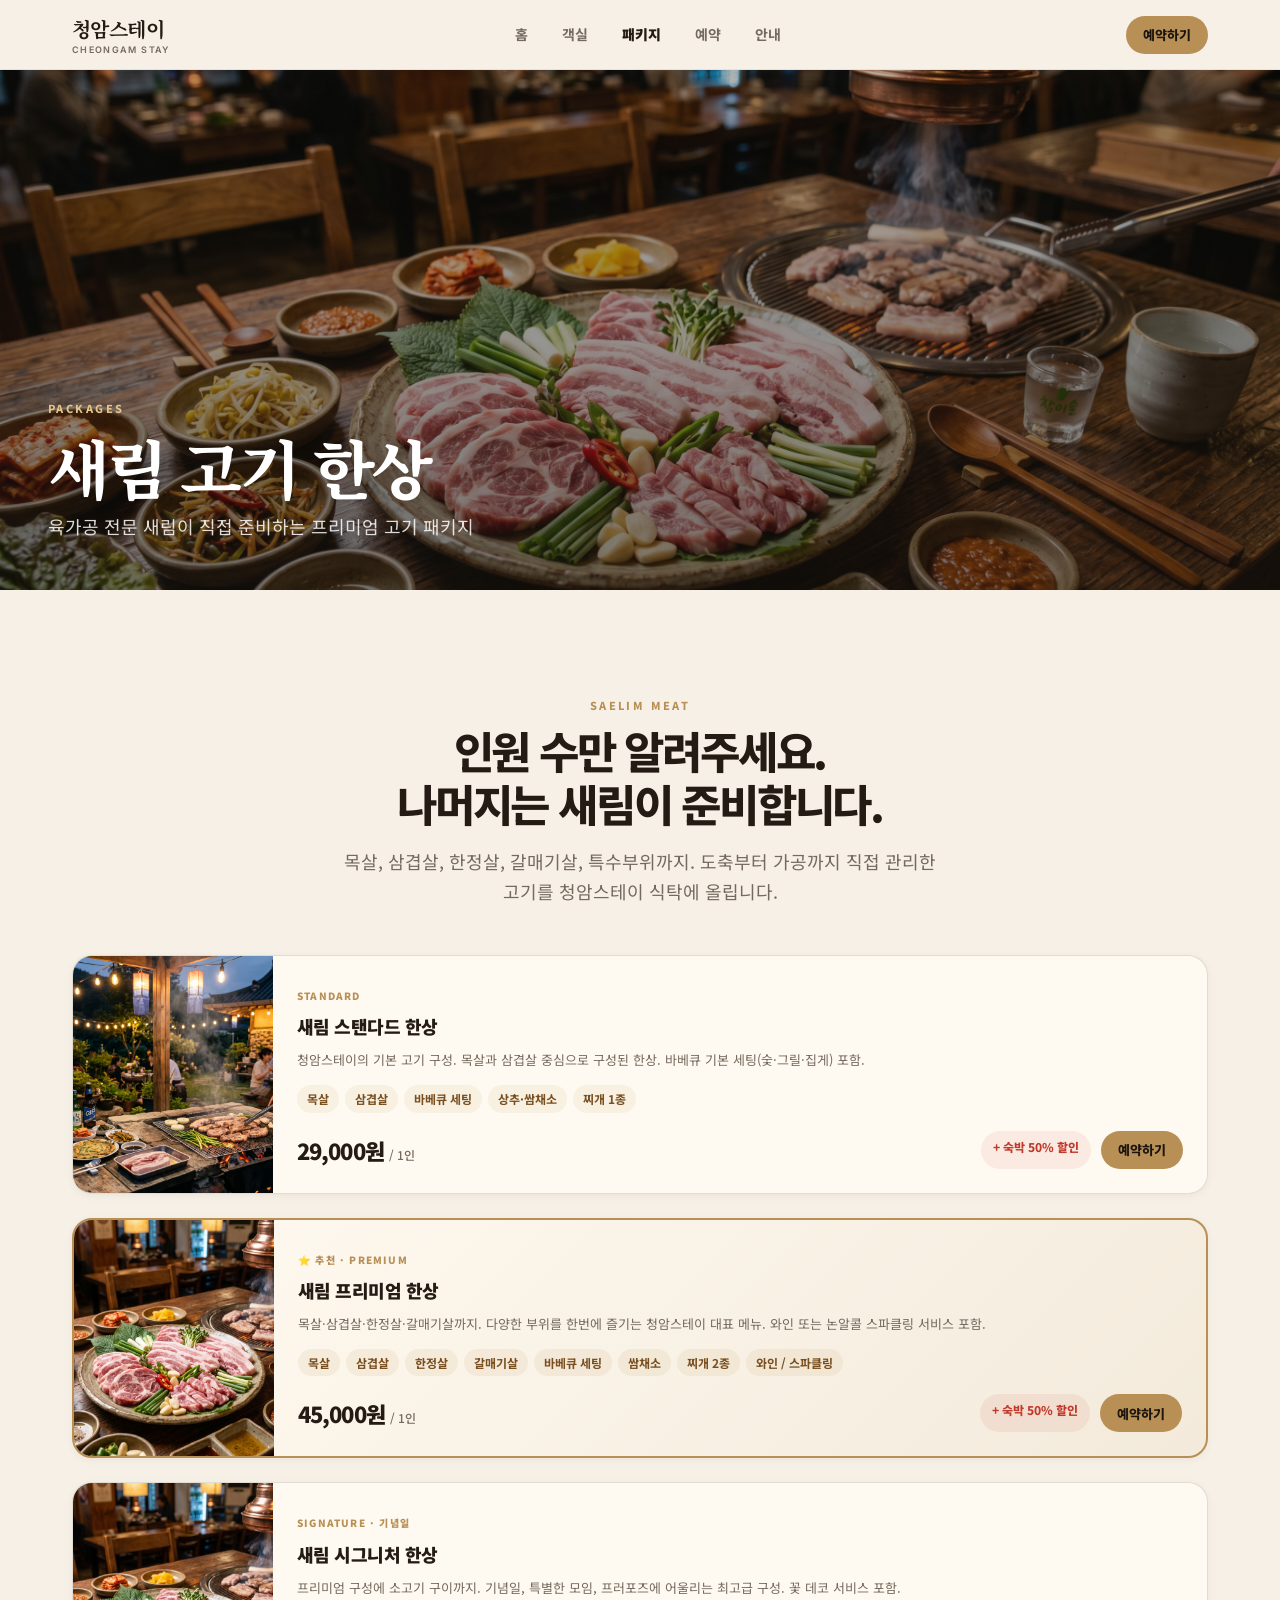
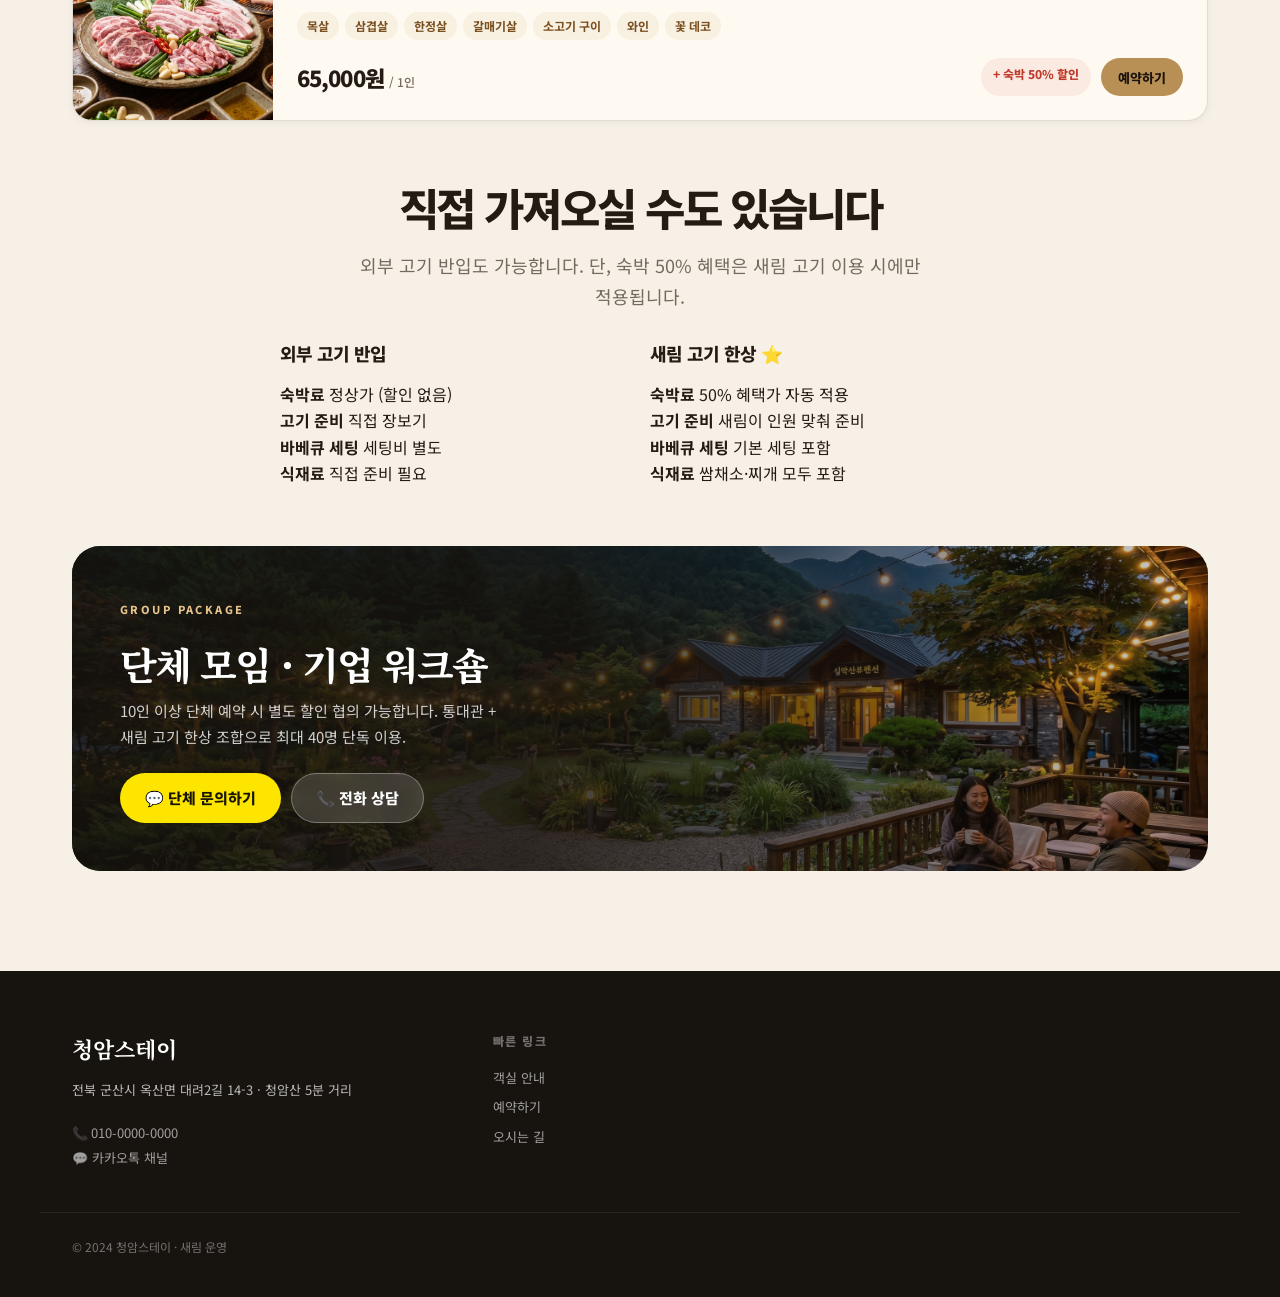
<file: packages.html>
<!DOCTYPE html>
<html lang="ko">
<head>
  <meta charset="UTF-8"/>
  <meta name="viewport" content="width=device-width, initial-scale=1.0"/>
  <title>패키지 | 청암스테이</title>
  <link rel="preconnect" href="https://fonts.googleapis.com"/>
  <link rel="preconnect" href="https://fonts.gstatic.com" crossorigin/>
  <link href="https://fonts.googleapis.com/css2?family=Inter:wght@400;500;700;800;900&family=Noto+Sans+KR:wght@400;500;700;800;900&family=Noto+Serif+KR:wght@500;700;900&display=swap" rel="stylesheet"/>
  <link rel="stylesheet" href="css/style.css"/>
</head>
<body>

<nav class="nav" id="siteNav">
  <div class="nav-inner">
    <a class="nav-brand" href="index.html">
      <div class="nav-logo">청암스테이<span>Cheongam Stay</span></div>
    </a>
    <div class="nav-links">
      <a href="index.html">홈</a>
      <a href="rooms.html">객실</a>
      <a href="packages.html" class="active">패키지</a>
      <a href="reservation.html">예약</a>
      <a href="about.html">안내</a>
    </div>
    <div class="nav-actions">
      <a href="reservation.html" class="btn btn-gold btn-sm">예약하기</a>
      <button class="nav-toggle" id="navToggle"><span></span><span></span><span></span></button>
    </div>
  </div>
</nav>
<div class="nav-drawer" id="navDrawer">
  <a href="index.html">🏠 홈</a>
  <a href="rooms.html">🛏️ 객실 안내</a>
  <a href="packages.html">🥩 패키지</a>
  <a href="reservation.html">📅 예약하기</a>
  <a href="about.html">ℹ️ 이용 안내</a>
  <a href="https://booking.naver.com/" target="_blank" rel="noopener" class="btn btn-naver" style="margin-top:0">🟢 네이버 예약</a>
  <a href="reservation.html" class="btn btn-gold">예약하기</a>
</div>

<!-- HERO -->
<div class="page-hero">
  <img src="images/meat.jpg" alt="새림 고기 한상" loading="eager" onerror="this.style.display='none'"/>
  <div class="page-hero-content">
    <div>
      <div class="eyebrow" style="color:var(--gold-light)">PACKAGES</div>
      <h1>새림 고기 한상</h1>
      <p>육가공 전문 새림이 직접 준비하는 프리미엄 고기 패키지</p>
    </div>
  </div>
</div>

<section class="section">
  <div class="wrap">
    <div class="center" style="margin-bottom:48px">
      <div class="eyebrow fade-up">SAELIM MEAT</div>
      <h2 class="section-title fade-up">인원 수만 알려주세요.<br/>나머지는 새림이 준비합니다.</h2>
      <p class="section-lead fade-up">목살, 삼겹살, 한정살, 갈매기살, 특수부위까지. 도축부터 가공까지 직접 관리한 고기를 청암스테이 식탁에 올립니다.</p>
    </div>

    <!-- 패키지 카드들 -->
    <div style="display:flex;flex-direction:column;gap:24px">

      <!-- 스탠다드 -->
      <div class="pkg-card fade-up">
        <div class="pkg-card-img">
          <img src="images/bbq.jpg" alt="스탠다드 한상" loading="lazy" onerror="this.parentElement.style.background='var(--bg-deep)'"/>
        </div>
        <div class="pkg-card-body">
          <div class="pkg-badge">STANDARD</div>
          <div class="pkg-card-name">새림 스탠다드 한상</div>
          <div class="pkg-card-desc">청암스테이의 기본 고기 구성. 목살과 삼겹살 중심으로 구성된 한상. 바베큐 기본 세팅(숯·그릴·집게) 포함.</div>
          <div class="pkg-items">
            <span class="pkg-item">목살</span>
            <span class="pkg-item">삼겹살</span>
            <span class="pkg-item">바베큐 세팅</span>
            <span class="pkg-item">상추·쌈채소</span>
            <span class="pkg-item">찌개 1종</span>
          </div>
          <div style="display:flex;justify-content:space-between;align-items:center;flex-wrap:wrap;gap:12px">
            <div class="pkg-price">29,000원 <small>/ 1인</small></div>
            <div style="display:flex;gap:10px">
              <div style="font-size:12px;color:#c0392b;font-weight:800;background:rgba(192,57,43,.08);padding:6px 12px;border-radius:var(--r-pill)">
                + 숙박 50% 할인
              </div>
              <a href="reservation.html" class="btn btn-gold btn-sm">예약하기</a>
            </div>
          </div>
        </div>
      </div>

      <!-- 프리미엄 -->
      <div class="pkg-card featured fade-up">
        <div class="pkg-card-img">
          <img src="images/meat.jpg" alt="프리미엄 한상" loading="lazy" onerror="this.parentElement.style.background='var(--bg-deep)'"/>
        </div>
        <div class="pkg-card-body">
          <div class="pkg-badge">⭐ 추천 · PREMIUM</div>
          <div class="pkg-card-name">새림 프리미엄 한상</div>
          <div class="pkg-card-desc">목살·삼겹살·한정살·갈매기살까지. 다양한 부위를 한번에 즐기는 청암스테이 대표 메뉴. 와인 또는 논알콜 스파클링 서비스 포함.</div>
          <div class="pkg-items">
            <span class="pkg-item">목살</span>
            <span class="pkg-item">삼겹살</span>
            <span class="pkg-item">한정살</span>
            <span class="pkg-item">갈매기살</span>
            <span class="pkg-item">바베큐 세팅</span>
            <span class="pkg-item">쌈채소</span>
            <span class="pkg-item">찌개 2종</span>
            <span class="pkg-item">와인 / 스파클링</span>
          </div>
          <div style="display:flex;justify-content:space-between;align-items:center;flex-wrap:wrap;gap:12px">
            <div class="pkg-price">45,000원 <small>/ 1인</small></div>
            <div style="display:flex;gap:10px">
              <div style="font-size:12px;color:#c0392b;font-weight:800;background:rgba(192,57,43,.08);padding:6px 12px;border-radius:var(--r-pill)">
                + 숙박 50% 할인
              </div>
              <a href="reservation.html" class="btn btn-gold btn-sm">예약하기</a>
            </div>
          </div>
        </div>
      </div>

      <!-- 시그니처 -->
      <div class="pkg-card fade-up">
        <div class="pkg-card-img">
          <img src="images/meat.jpg" alt="시그니처 한상" loading="lazy" onerror="this.parentElement.style.background='var(--bg-deep)'"/>
        </div>
        <div class="pkg-card-body">
          <div class="pkg-badge">SIGNATURE · 기념일</div>
          <div class="pkg-card-name">새림 시그니처 한상</div>
          <div class="pkg-card-desc">프리미엄 구성에 소고기 구이까지. 기념일, 특별한 모임, 프러포즈에 어울리는 최고급 구성. 꽃 데코 서비스 포함.</div>
          <div class="pkg-items">
            <span class="pkg-item">목살</span>
            <span class="pkg-item">삼겹살</span>
            <span class="pkg-item">한정살</span>
            <span class="pkg-item">갈매기살</span>
            <span class="pkg-item">소고기 구이</span>
            <span class="pkg-item">와인</span>
            <span class="pkg-item">꽃 데코</span>
          </div>
          <div style="display:flex;justify-content:space-between;align-items:center;flex-wrap:wrap;gap:12px">
            <div class="pkg-price">65,000원 <small>/ 1인</small></div>
            <div style="display:flex;gap:10px">
              <div style="font-size:12px;color:#c0392b;font-weight:800;background:rgba(192,57,43,.08);padding:6px 12px;border-radius:var(--r-pill)">
                + 숙박 50% 할인
              </div>
              <a href="reservation.html" class="btn btn-gold btn-sm">예약하기</a>
            </div>
          </div>
        </div>
      </div>

    </div>

    <!-- 고기 반입 비교 -->
    <div style="margin-top:60px">
      <div class="center" style="margin-bottom:32px">
        <h2 class="section-title fade-up">직접 가져오실 수도 있습니다</h2>
        <p class="section-lead fade-up">외부 고기 반입도 가능합니다. 단, 숙박 50% 혜택은 새림 고기 이용 시에만 적용됩니다.</p>
      </div>
      <div class="grid compare fade-up" style="grid-template-columns:1fr 1fr;max-width:720px;margin:0 auto">
        <div class="compareBox">
          <h3 style="font-size:18px;margin-bottom:16px">외부 고기 반입</h3>
          <ul class="list">
            <li><b>숙박료</b> 정상가 (할인 없음)</li>
            <li><b>고기 준비</b> 직접 장보기</li>
            <li><b>바베큐 세팅</b> 세팅비 별도</li>
            <li><b>식재료</b> 직접 준비 필요</li>
          </ul>
        </div>
        <div class="compareBox best">
          <h3 style="font-size:18px;margin-bottom:16px">새림 고기 한상 ⭐</h3>
          <ul class="list">
            <li><b>숙박료</b> 50% 혜택가 자동 적용</li>
            <li><b>고기 준비</b> 새림이 인원 맞춰 준비</li>
            <li><b>바베큐 세팅</b> 기본 세팅 포함</li>
            <li><b>식재료</b> 쌈채소·찌개 모두 포함</li>
          </ul>
        </div>
      </div>
    </div>

    <!-- 단체 패키지 -->
    <div style="margin-top:60px" class="fade-up">
      <div class="highlight-section">
        <img class="highlight-bg" src="images/garden.jpg" alt="단체 패키지" loading="lazy" onerror="this.style.display='none'"/>
        <div class="highlight-content">
          <div class="eyebrow">GROUP PACKAGE</div>
          <h2>단체 모임 · 기업 워크숍</h2>
          <p>10인 이상 단체 예약 시 별도 할인 협의 가능합니다. 통대관 + 새림 고기 한상 조합으로 최대 40명 단독 이용.</p>
          <div style="display:flex;gap:10px;flex-wrap:wrap">
            <a href="https://open.kakao.com/o/ghExKyui" target="_blank" rel="noopener" class="btn btn-kakao">💬 단체 문의하기</a>
            <a href="tel:010-0000-0000" class="btn btn-ghost">📞 전화 상담</a>
          </div>
        </div>
      </div>
    </div>

  </div>
</section>

<footer class="footer">
  <div class="footer-inner">
    <div class="footer-brand">
      <div class="footer-logo">청암스테이</div>
      <p class="footer-desc">전북 군산시 옥산면 대려2길 14-3 · 청암산 5분 거리</p>
      <div class="footer-contact">
        <a href="tel:010-0000-0000">📞 010-0000-0000</a>
        <a href="https://open.kakao.com/o/ghExKyui" target="_blank">💬 카카오톡 채널</a>
      </div>
    </div>
    <div>
      <div class="footer-heading">빠른 링크</div>
      <div class="footer-links">
        <a href="rooms.html">객실 안내</a>
        <a href="reservation.html">예약하기</a>
        <a href="about.html">오시는 길</a>
      </div>
    </div>
    <div></div><div></div>
  </div>
  <div class="footer-bottom">
    <span>© 2024 청암스테이 · 새림 운영</span>
  </div>
</footer>

<div class="mobile-cta">
  <div class="mobile-cta-price">
    <span class="price">29,000원~</span>
    <span class="per"> / 1인 고기 패키지</span>
  </div>
  <a href="https://booking.naver.com/" target="_blank" rel="noopener" class="btn btn-naver" style="margin-top:0">🟢 네이버 예약</a>
  <a href="reservation.html" class="btn btn-gold">예약하기</a>
</div>

<script src="js/main.js"></script>
</body>
</html>
</file>
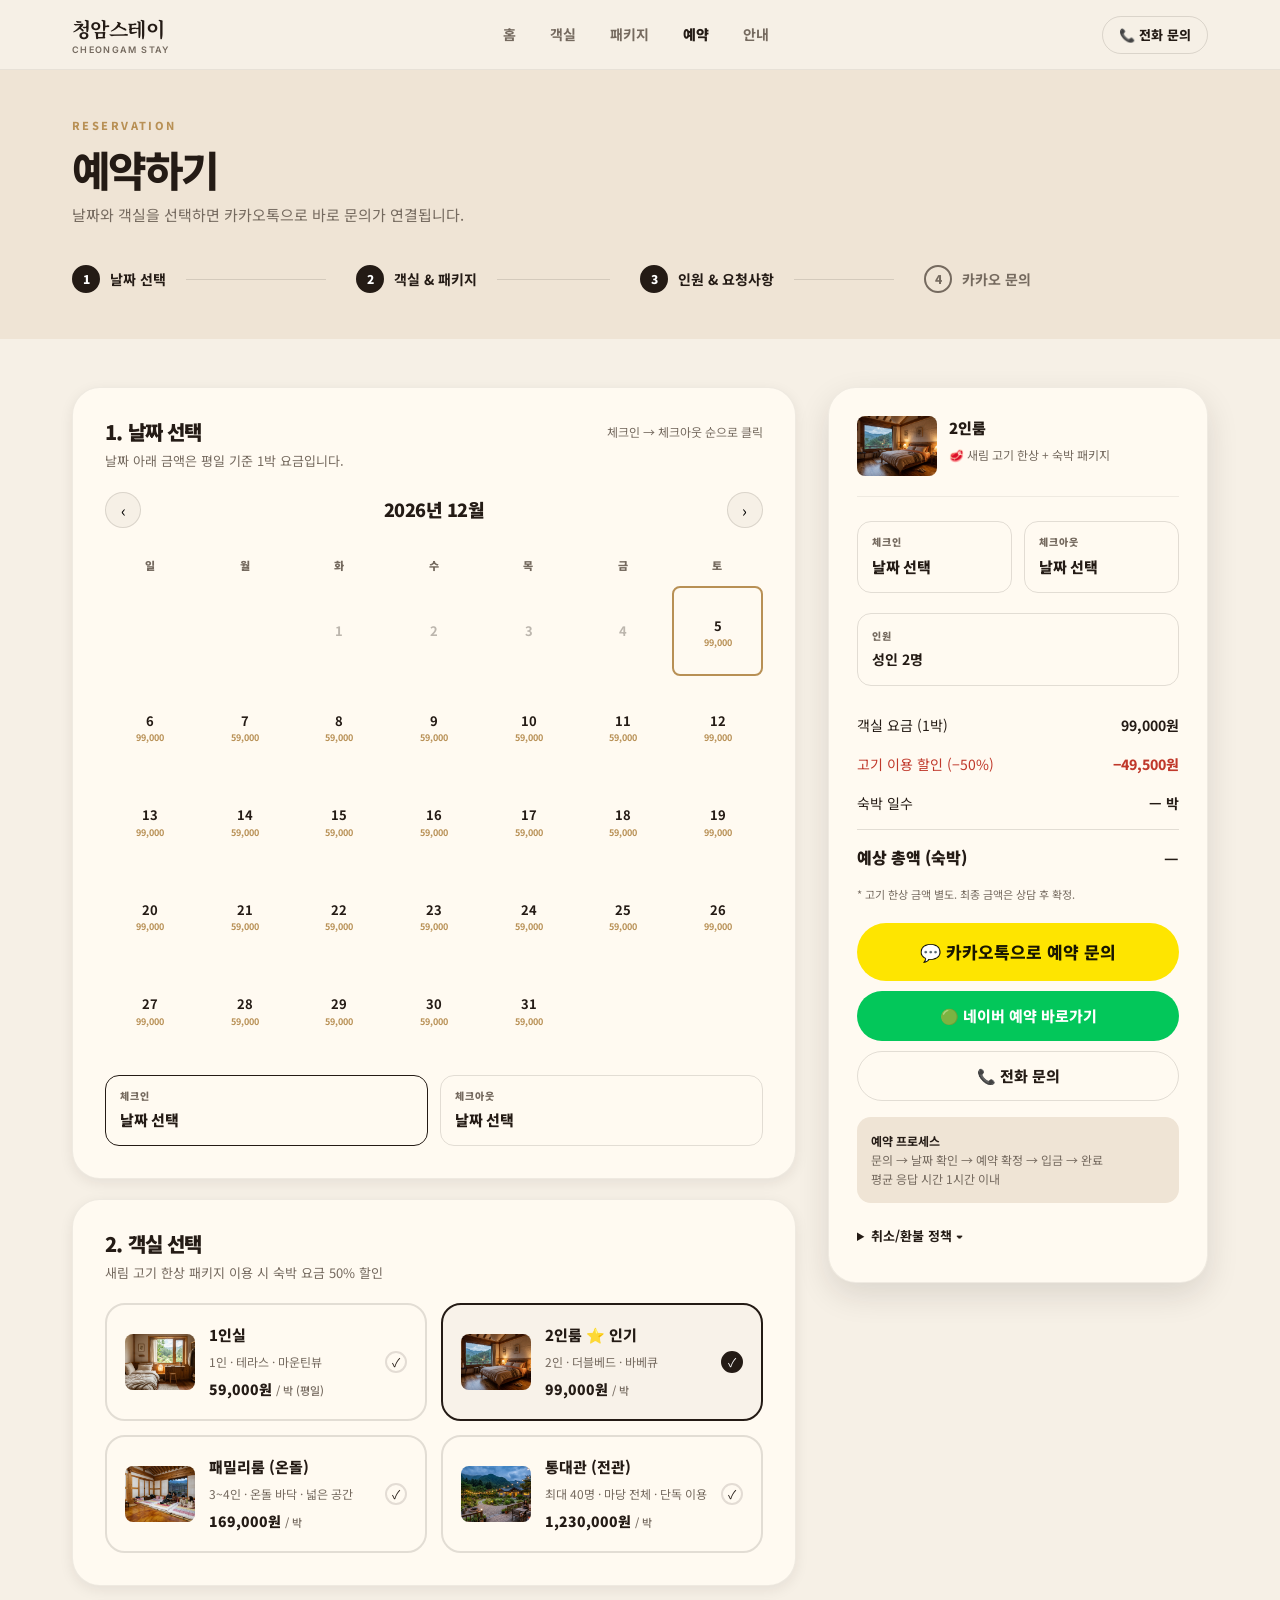
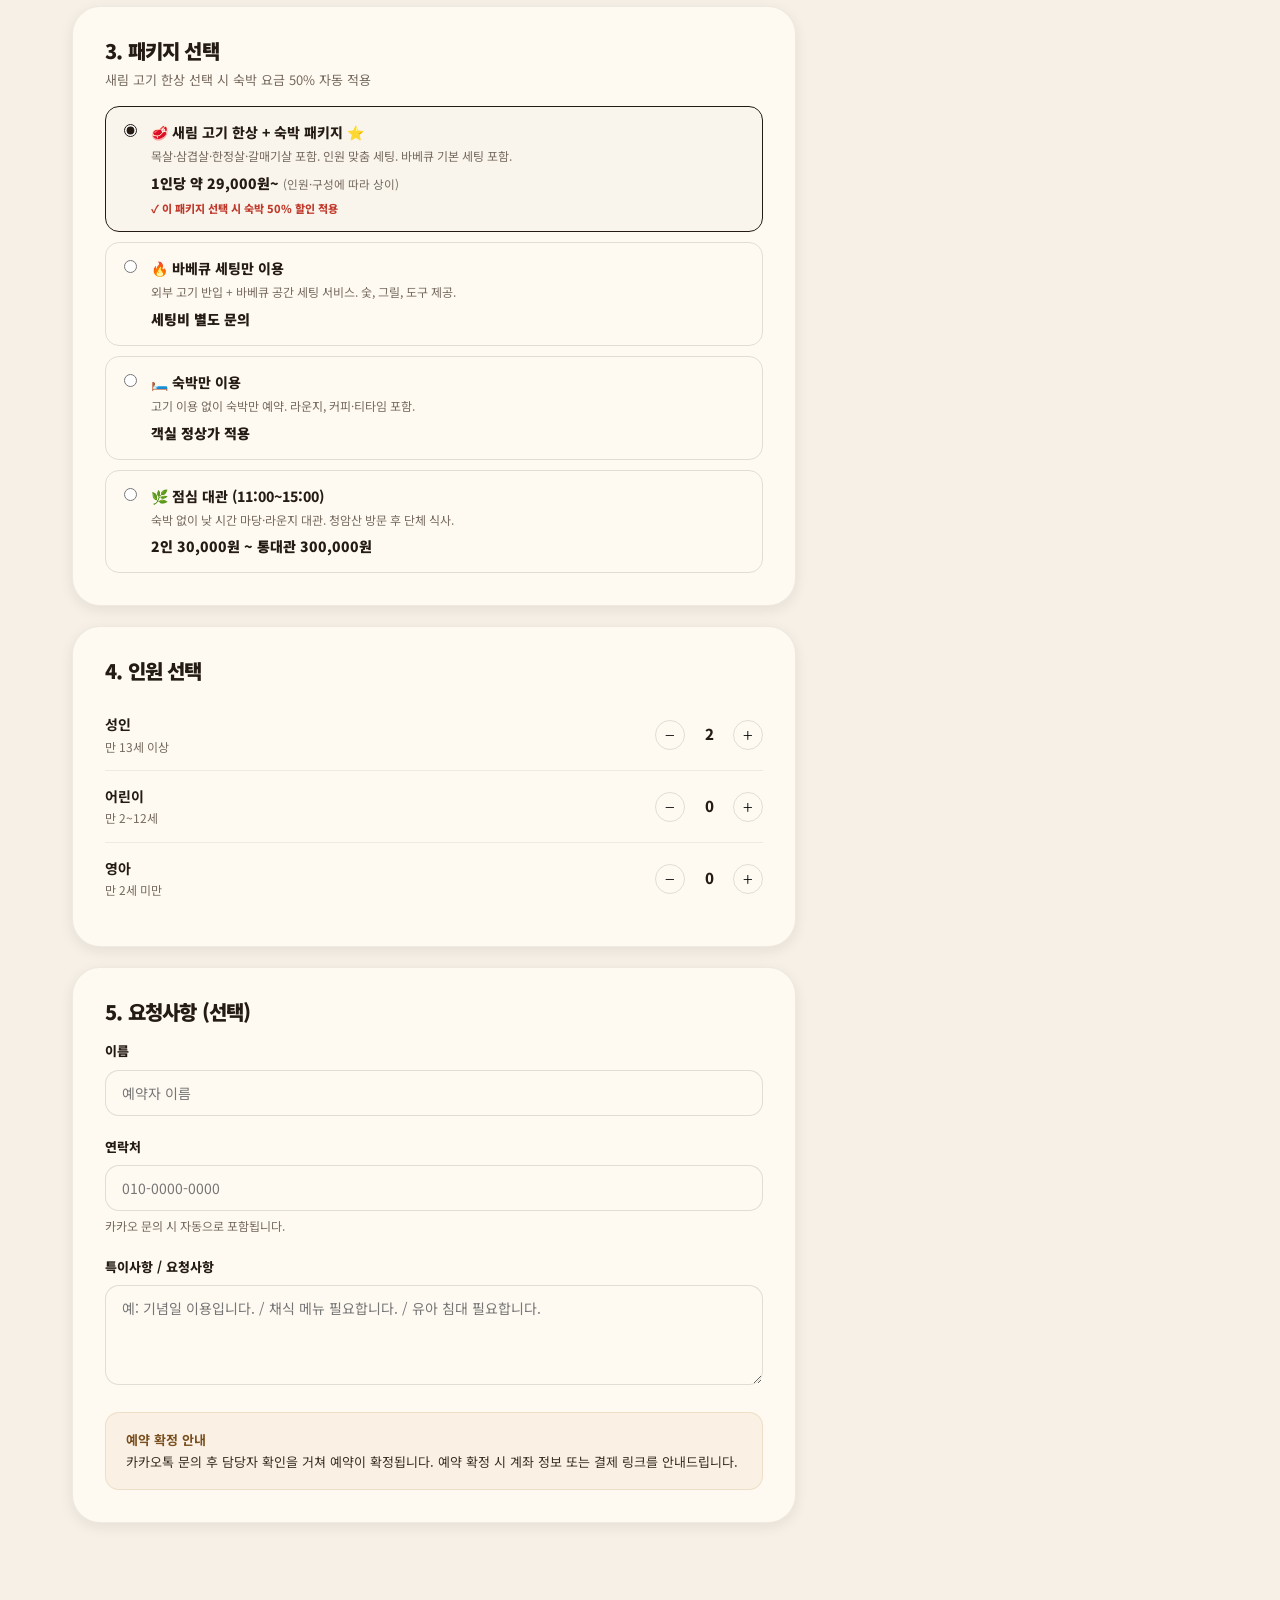
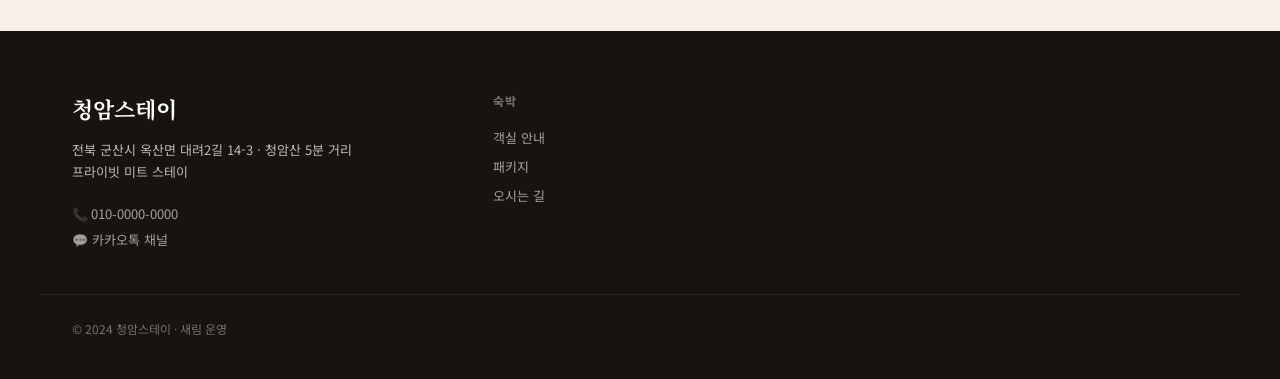
<file: reservation.html>
<!DOCTYPE html>
<html lang="ko">
<head>
  <meta charset="UTF-8"/>
  <meta name="viewport" content="width=device-width, initial-scale=1.0, viewport-fit=cover"/>
  <title>예약하기 | 청암스테이</title>
  <meta name="description" content="청암스테이 예약. 날짜를 선택하고 카카오톡으로 바로 문의하세요."/>
  <link rel="preconnect" href="https://fonts.googleapis.com"/>
  <link rel="preconnect" href="https://fonts.gstatic.com" crossorigin/>
  <link href="https://fonts.googleapis.com/css2?family=Inter:wght@400;500;700;800;900&family=Noto+Sans+KR:wght@400;500;700;800;900&family=Noto+Serif+KR:wght@500;700;900&display=swap" rel="stylesheet"/>
  <link rel="stylesheet" href="css/style.css"/>
  <style>
    /* 예약 페이지 추가 스타일 */
    .res-header {
      margin-top: var(--nav-h);
      padding: 40px 0 0;
      background: var(--bg-soft);
    }
    .res-header-inner {
      max-width: var(--max);
      margin: 0 auto;
      padding: 0 var(--gutter) 32px;
    }
    .res-header h1 {
      font-size: clamp(28px, 4vw, 42px);
      letter-spacing: -.06em;
      margin-bottom: 8px;
    }
    .res-header p { color: var(--muted); font-size: 15px; }

    .res-steps {
      display: flex;
      gap: 0;
      margin: 24px 0 0;
    }
    .res-step {
      flex: 1;
      display: flex;
      align-items: center;
      gap: 10px;
      padding: 14px 20px 14px 0;
      font-size: 14px;
      font-weight: 700;
      color: var(--muted);
      position: relative;
    }
    .res-step.active { color: var(--ink); }
    .res-step-num {
      width: 28px;
      height: 28px;
      border-radius: 50%;
      border: 2px solid currentColor;
      display: flex;
      align-items: center;
      justify-content: center;
      font-size: 12px;
      font-weight: 900;
      flex-shrink: 0;
    }
    .res-step.active .res-step-num {
      background: var(--ink);
      color: #fff;
      border-color: var(--ink);
    }
    .res-step-line {
      flex: 1;
      height: 1px;
      background: var(--line);
      margin: 0 10px;
    }

    /* Room Selector */
    .room-selector-grid {
      display: grid;
      grid-template-columns: repeat(2, 1fr);
      gap: 14px;
      margin-top: 20px;
    }
    .room-selector-card {
      border: 2px solid var(--line);
      border-radius: var(--r-lg);
      padding: 18px;
      cursor: pointer;
      transition: border-color var(--dur) var(--ease), background var(--dur) var(--ease);
      display: flex;
      gap: 14px;
      align-items: center;
    }
    .room-selector-card:hover { border-color: var(--muted); }
    .room-selector-card.selected { border-color: var(--ink); background: rgba(36,27,21,.03); }
    .room-selector-card input[type="radio"] { display: none; }
    .room-sel-img {
      width: 70px;
      height: 56px;
      border-radius: var(--r-sm);
      object-fit: cover;
      background: var(--bg-deep);
      flex-shrink: 0;
    }
    .room-sel-info { flex: 1; }
    .room-sel-name { font-size: 15px; font-weight: 800; margin-bottom: 4px; }
    .room-sel-meta { font-size: 12px; color: var(--muted); margin-bottom: 6px; }
    .room-sel-price { font-size: 14px; font-weight: 900; color: var(--ink); }
    .room-sel-price small { font-size: 11px; color: var(--muted); font-weight: 500; }
    .room-sel-check {
      width: 22px;
      height: 22px;
      border-radius: 50%;
      border: 2px solid var(--line);
      flex-shrink: 0;
      display: flex;
      align-items: center;
      justify-content: center;
      font-size: 12px;
      transition: all var(--dur) var(--ease);
    }
    .room-selector-card.selected .room-sel-check {
      background: var(--ink);
      border-color: var(--ink);
      color: #fff;
    }

    /* Package selector */
    .pkg-selector { display: flex; flex-direction: column; gap: 10px; margin-top: 16px; }
    .pkg-option {
      border: 1.5px solid var(--line);
      border-radius: var(--r-md);
      padding: 14px 18px;
      cursor: pointer;
      display: flex;
      gap: 14px;
      align-items: flex-start;
      transition: border-color var(--dur) var(--ease);
    }
    .pkg-option.selected { border-color: var(--ink); background: rgba(36,27,21,.02); }
    .pkg-option input { margin-top: 3px; accent-color: var(--ink); }
    .pkg-opt-name { font-size: 14px; font-weight: 800; margin-bottom: 3px; }
    .pkg-opt-desc { font-size: 12px; color: var(--muted); line-height: 1.55; margin-bottom: 6px; }
    .pkg-opt-price { font-size: 14px; font-weight: 900; color: var(--ink); }

    /* Guest Counter */
    .guest-counter-row {
      display: flex;
      justify-content: space-between;
      align-items: center;
      padding: 14px 0;
      border-bottom: 1px solid var(--line-soft);
    }
    .guest-counter-row:last-child { border-bottom: none; }
    .guest-type { font-size: 14px; font-weight: 700; }
    .guest-age { font-size: 12px; color: var(--muted); }
    .counter-btns { display: flex; align-items: center; gap: 14px; }
    .counter-btn {
      width: 30px;
      height: 30px;
      border-radius: 50%;
      border: 1.5px solid var(--line);
      background: none;
      display: flex;
      align-items: center;
      justify-content: center;
      font-size: 18px;
      font-weight: 300;
      cursor: pointer;
      transition: border-color var(--dur) var(--ease), background var(--dur) var(--ease);
    }
    .counter-btn:hover:not(:disabled) { border-color: var(--ink); }
    .counter-btn:disabled { opacity: .3; cursor: not-allowed; }
    .counter-num { font-size: 15px; font-weight: 800; min-width: 20px; text-align: center; }

    /* Form */
    .form-group { margin-bottom: 20px; }
    .form-label { display: block; font-size: 13px; font-weight: 800; margin-bottom: 8px; color: var(--ink); }
    .form-input, .form-select, .form-textarea {
      width: 100%;
      border: 1.5px solid var(--line);
      border-radius: var(--r-md);
      padding: 12px 16px;
      font-size: 14px;
      font-family: var(--font-ko);
      color: var(--ink);
      background: var(--paper);
      transition: border-color var(--dur) var(--ease);
      outline: none;
    }
    .form-input:focus, .form-select:focus, .form-textarea:focus { border-color: var(--ink); }
    .form-textarea { resize: vertical; min-height: 100px; }
    .form-hint { font-size: 12px; color: var(--muted); margin-top: 5px; }

    @media (max-width: 768px) {
      .room-selector-grid { grid-template-columns: 1fr; }
    }
  </style>
</head>
<body>

<!-- NAV -->
<nav class="nav" id="siteNav">
  <div class="nav-inner">
    <a class="nav-brand" href="index.html">
      <div class="nav-logo">청암스테이<span>Cheongam Stay</span></div>
    </a>
    <div class="nav-links">
      <a href="index.html">홈</a>
      <a href="rooms.html">객실</a>
      <a href="packages.html">패키지</a>
      <a href="reservation.html" class="active">예약</a>
      <a href="about.html">안내</a>
    </div>
    <div class="nav-actions">
      <a href="tel:010-0000-0000" class="btn btn-outline btn-sm">📞 전화 문의</a>
      <button class="nav-toggle" id="navToggle"><span></span><span></span><span></span></button>
    </div>
  </div>
</nav>
<div class="nav-drawer" id="navDrawer">
  <a href="index.html">🏠 홈</a>
  <a href="rooms.html">🛏️ 객실 안내</a>
  <a href="packages.html">🥩 패키지</a>
  <a href="reservation.html">📅 예약하기</a>
  <a href="about.html">ℹ️ 이용 안내</a>
  <a href="tel:010-0000-0000" class="btn btn-gold">📞 전화 문의</a>
</div>

<!-- HEADER -->
<div class="res-header">
  <div class="res-header-inner">
    <div class="eyebrow">RESERVATION</div>
    <h1>예약하기</h1>
    <p>날짜와 객실을 선택하면 카카오톡으로 바로 문의가 연결됩니다.</p>

    <div class="res-steps">
      <div class="res-step active">
        <div class="res-step-num">1</div>
        <span>날짜 선택</span>
        <div class="res-step-line"></div>
      </div>
      <div class="res-step active">
        <div class="res-step-num">2</div>
        <span>객실 & 패키지</span>
        <div class="res-step-line"></div>
      </div>
      <div class="res-step active">
        <div class="res-step-num">3</div>
        <span>인원 & 요청사항</span>
        <div class="res-step-line"></div>
      </div>
      <div class="res-step">
        <div class="res-step-num">4</div>
        <span>카카오 문의</span>
      </div>
    </div>
  </div>
</div>

<!-- MAIN CONTENT -->
<div class="reservation-layout">

  <!-- LEFT: Calendar + Form -->
  <div>

    <!-- STEP 1: 날짜 선택 -->
    <div class="calendar-section" id="step-date">
      <div style="display:flex;justify-content:space-between;align-items:center;margin-bottom:6px">
        <h2 style="font-size:20px;font-weight:900;letter-spacing:-.04em">1. 날짜 선택</h2>
        <span style="font-size:12px;color:var(--muted)">체크인 → 체크아웃 순으로 클릭</span>
      </div>
      <p style="font-size:13px;color:var(--muted);margin-bottom:20px">날짜 아래 금액은 평일 기준 1박 요금입니다.</p>
      <div id="mainCalendar"></div>

      <div style="display:grid;grid-template-columns:1fr 1fr;gap:12px;margin-top:20px">
        <div class="booking-date-field active">
          <div class="booking-date-label">체크인</div>
          <div class="booking-date-value" id="bookCheckIn">날짜 선택</div>
        </div>
        <div class="booking-date-field">
          <div class="booking-date-label">체크아웃</div>
          <div class="booking-date-value" id="bookCheckOut">날짜 선택</div>
        </div>
      </div>
    </div>

    <!-- STEP 2: 객실 선택 -->
    <div class="calendar-section" style="margin-top:20px" id="step-room">
      <h2 style="font-size:20px;font-weight:900;letter-spacing:-.04em;margin-bottom:6px">2. 객실 선택</h2>
      <p style="font-size:13px;color:var(--muted);margin-bottom:4px">새림 고기 한상 패키지 이용 시 숙박 요금 50% 할인</p>

      <div class="room-selector-grid">
        <label class="room-selector-card" id="sel-single">
          <input type="radio" name="room" value="single"/>
          <img class="room-sel-img" src="images/room-single.jpg" alt="1인실" onerror="this.style.background='var(--bg-deep)'"/>
          <div class="room-sel-info">
            <div class="room-sel-name">1인실</div>
            <div class="room-sel-meta">1인 · 테라스 · 마운틴뷰</div>
            <div class="room-sel-price">59,000원 <small>/ 박 (평일)</small></div>
          </div>
          <div class="room-sel-check">✓</div>
        </label>

        <label class="room-selector-card" id="sel-double">
          <input type="radio" name="room" value="double" checked/>
          <img class="room-sel-img" src="images/room-double.jpg" alt="2인룸" onerror="this.style.background='var(--bg-deep)'"/>
          <div class="room-sel-info">
            <div class="room-sel-name">2인룸 ⭐ 인기</div>
            <div class="room-sel-meta">2인 · 더블베드 · 바베큐</div>
            <div class="room-sel-price">99,000원 <small>/ 박</small></div>
          </div>
          <div class="room-sel-check">✓</div>
        </label>

        <label class="room-selector-card" id="sel-family">
          <input type="radio" name="room" value="family"/>
          <img class="room-sel-img" src="images/room-family.jpg" alt="패밀리룸" onerror="this.style.background='var(--bg-deep)'"/>
          <div class="room-sel-info">
            <div class="room-sel-name">패밀리룸 (온돌)</div>
            <div class="room-sel-meta">3~4인 · 온돌 바닥 · 넓은 공간</div>
            <div class="room-sel-price">169,000원 <small>/ 박</small></div>
          </div>
          <div class="room-sel-check">✓</div>
        </label>

        <label class="room-selector-card" id="sel-whole">
          <input type="radio" name="room" value="whole"/>
          <img class="room-sel-img" src="images/garden.jpg" alt="통대관" onerror="this.style.background='var(--bg-deep)'"/>
          <div class="room-sel-info">
            <div class="room-sel-name">통대관 (전관)</div>
            <div class="room-sel-meta">최대 40명 · 마당 전체 · 단독 이용</div>
            <div class="room-sel-price">1,230,000원 <small>/ 박</small></div>
          </div>
          <div class="room-sel-check">✓</div>
        </label>
      </div>
    </div>

    <!-- STEP 3: 패키지 선택 -->
    <div class="calendar-section" style="margin-top:20px" id="step-pkg">
      <h2 style="font-size:20px;font-weight:900;letter-spacing:-.04em;margin-bottom:6px">3. 패키지 선택</h2>
      <p style="font-size:13px;color:var(--muted);margin-bottom:4px">새림 고기 한상 선택 시 숙박 요금 50% 자동 적용</p>

      <div class="pkg-selector">
        <label class="pkg-option selected" id="pkg-meat">
          <input type="radio" name="package" value="meat" checked/>
          <div>
            <div class="pkg-opt-name">🥩 새림 고기 한상 + 숙박 패키지 ⭐</div>
            <div class="pkg-opt-desc">목살·삼겹살·한정살·갈매기살 포함. 인원 맞춤 세팅. 바베큐 기본 세팅 포함.</div>
            <div class="pkg-opt-price">1인당 약 29,000원~ <small style="font-weight:400;color:var(--muted)">(인원·구성에 따라 상이)</small></div>
            <div style="font-size:11px;color:#c0392b;font-weight:800;margin-top:4px">✓ 이 패키지 선택 시 숙박 50% 할인 적용</div>
          </div>
        </label>

        <label class="pkg-option" id="pkg-bbq">
          <input type="radio" name="package" value="bbq"/>
          <div>
            <div class="pkg-opt-name">🔥 바베큐 세팅만 이용</div>
            <div class="pkg-opt-desc">외부 고기 반입 + 바베큐 공간 세팅 서비스. 숯, 그릴, 도구 제공.</div>
            <div class="pkg-opt-price">세팅비 별도 문의</div>
          </div>
        </label>

        <label class="pkg-option" id="pkg-stay">
          <input type="radio" name="package" value="stay"/>
          <div>
            <div class="pkg-opt-name">🛏️ 숙박만 이용</div>
            <div class="pkg-opt-desc">고기 이용 없이 숙박만 예약. 라운지, 커피·티타임 포함.</div>
            <div class="pkg-opt-price">객실 정상가 적용</div>
          </div>
        </label>

        <label class="pkg-option" id="pkg-lunch">
          <input type="radio" name="package" value="lunch"/>
          <div>
            <div class="pkg-opt-name">🌿 점심 대관 (11:00~15:00)</div>
            <div class="pkg-opt-desc">숙박 없이 낮 시간 마당·라운지 대관. 청암산 방문 후 단체 식사.</div>
            <div class="pkg-opt-price">2인 30,000원 ~ 통대관 300,000원</div>
          </div>
        </label>
      </div>
    </div>

    <!-- STEP 4: 인원 선택 -->
    <div class="calendar-section" style="margin-top:20px" id="step-guests">
      <h2 style="font-size:20px;font-weight:900;letter-spacing:-.04em;margin-bottom:16px">4. 인원 선택</h2>

      <div class="guest-counter" data-min="1" data-max="40">
        <div class="guest-counter-row">
          <div>
            <div class="guest-type">성인</div>
            <div class="guest-age">만 13세 이상</div>
          </div>
          <div class="counter-btns">
            <button class="counter-btn guest-minus" type="button">−</button>
            <span class="counter-num guest-count">2</span>
            <button class="counter-btn guest-plus" type="button">+</button>
          </div>
        </div>
        <div class="guest-counter-row">
          <div>
            <div class="guest-type">어린이</div>
            <div class="guest-age">만 2~12세</div>
          </div>
          <div class="counter-btns">
            <button class="counter-btn" type="button" onclick="this.nextElementSibling.textContent=Math.max(0,parseInt(this.nextElementSibling.textContent)-1)">−</button>
            <span class="counter-num">0</span>
            <button class="counter-btn" type="button" onclick="this.previousElementSibling.textContent=Math.min(10,parseInt(this.previousElementSibling.textContent)+1)">+</button>
          </div>
        </div>
        <div class="guest-counter-row">
          <div>
            <div class="guest-type">영아</div>
            <div class="guest-age">만 2세 미만</div>
          </div>
          <div class="counter-btns">
            <button class="counter-btn" type="button" onclick="this.nextElementSibling.textContent=Math.max(0,parseInt(this.nextElementSibling.textContent)-1)">−</button>
            <span class="counter-num">0</span>
            <button class="counter-btn" type="button" onclick="this.previousElementSibling.textContent=Math.min(5,parseInt(this.previousElementSibling.textContent)+1)">+</button>
          </div>
        </div>
      </div>
    </div>

    <!-- STEP 5: 요청사항 -->
    <div class="calendar-section" style="margin-top:20px" id="step-request">
      <h2 style="font-size:20px;font-weight:900;letter-spacing:-.04em;margin-bottom:16px">5. 요청사항 (선택)</h2>

      <div class="form-group">
        <label class="form-label">이름</label>
        <input class="form-input" type="text" placeholder="예약자 이름" id="reqName"/>
      </div>
      <div class="form-group">
        <label class="form-label">연락처</label>
        <input class="form-input" type="tel" placeholder="010-0000-0000" id="reqPhone"/>
        <p class="form-hint">카카오 문의 시 자동으로 포함됩니다.</p>
      </div>
      <div class="form-group">
        <label class="form-label">특이사항 / 요청사항</label>
        <textarea class="form-textarea" placeholder="예: 기념일 이용입니다. / 채식 메뉴 필요합니다. / 유아 침대 필요합니다." id="reqNote"></textarea>
      </div>

      <div class="notice-box">
        <strong>예약 확정 안내</strong><br/>
        카카오톡 문의 후 담당자 확인을 거쳐 예약이 확정됩니다. 예약 확정 시 계좌 정보 또는 결제 링크를 안내드립니다.
      </div>
    </div>
  </div>

  <!-- RIGHT: Booking Summary Card -->
  <div>
    <div class="booking-card">
      <div class="booking-card-room">
        <img class="booking-room-img" src="images/room-double.jpg" alt="2인룸" id="bookRoomImg" onerror="this.style.background='var(--bg-deep)'"/>
        <div class="booking-room-info">
          <div class="booking-room-name" id="bookRoomName">2인룸</div>
          <div class="booking-room-meta" id="bookRoomMeta">🥩 새림 고기 한상 + 숙박 패키지</div>
        </div>
      </div>

      <div class="booking-dates">
        <div class="booking-date-field">
          <div class="booking-date-label">체크인</div>
          <div class="booking-date-value" id="bookCheckIn2">날짜 선택</div>
        </div>
        <div class="booking-date-field">
          <div class="booking-date-label">체크아웃</div>
          <div class="booking-date-value" id="bookCheckOut2">날짜 선택</div>
        </div>
      </div>

      <div class="booking-guests">
        <div class="booking-guests-label">인원</div>
        <div class="booking-guests-value" id="bookGuests">성인 2명</div>
      </div>

      <div class="booking-price-breakdown">
        <div class="price-row">
          <span class="price-label">객실 요금 (1박)</span>
          <span class="price-value" id="bookBase">99,000원</span>
        </div>
        <div class="price-row">
          <span class="price-label" style="color:#c0392b">고기 이용 할인 (−50%)</span>
          <span class="price-value price-discount-val" id="bookDiscount">−49,500원</span>
        </div>
        <div class="price-row">
          <span class="price-label">숙박 일수</span>
          <span class="price-value" id="bookNights">— 박</span>
        </div>
        <div class="price-row total">
          <span>예상 총액 (숙박)</span>
          <span class="price-value" id="bookTotal">—</span>
        </div>
        <p style="font-size:11px;color:var(--muted);margin-top:6px">* 고기 한상 금액 별도. 최종 금액은 상담 후 확정.</p>
      </div>

      <div class="booking-cta">
        <button class="btn btn-kakao btn-lg" id="kakaoBtn" onclick="sendKakaoInquiry()">
          💬 카카오톡으로 예약 문의
        </button>
        <a href="https://booking.naver.com/" target="_blank" rel="noopener" class="btn btn-naver">
          🟢 네이버 예약 바로가기
        </a>
        <a href="tel:010-0000-0000" class="btn btn-outline">
          📞 전화 문의
        </a>
      </div>

      <div style="margin-top:16px;padding:14px;background:var(--bg-soft);border-radius:var(--r-md)">
        <p style="font-size:12px;color:var(--muted);line-height:1.6">
          <strong style="color:var(--ink)">예약 프로세스</strong><br/>
          문의 → 날짜 확인 → 예약 확정 → 입금 → 완료<br/>
          평균 응답 시간 1시간 이내
        </p>
      </div>

      <!-- 취소 정책 -->
      <details style="margin-top:14px">
        <summary style="font-size:13px;font-weight:700;cursor:pointer;padding:8px 0">취소/환불 정책 ▾</summary>
        <div style="font-size:12px;color:var(--muted);line-height:1.7;padding:10px 0">
          · 체크인 7일 전까지: 100% 환불<br/>
          · 체크인 3일 전까지: 50% 환불<br/>
          · 체크인 당일 취소: 환불 불가<br/>
          · 성수기·통대관: 별도 안내
        </div>
      </details>
    </div>
  </div>
</div>

<!-- FOOTER -->
<footer class="footer" style="margin-top:60px">
  <div class="footer-inner">
    <div class="footer-brand">
      <div class="footer-logo">청암스테이</div>
      <p class="footer-desc">전북 군산시 옥산면 대려2길 14-3 · 청암산 5분 거리<br/>프라이빗 미트 스테이</p>
      <div class="footer-contact">
        <a href="tel:010-0000-0000">📞 010-0000-0000</a>
        <a href="https://open.kakao.com/o/ghExKyui" target="_blank">💬 카카오톡 채널</a>
      </div>
    </div>
    <div>
      <div class="footer-heading">숙박</div>
      <div class="footer-links">
        <a href="rooms.html">객실 안내</a>
        <a href="packages.html">패키지</a>
        <a href="about.html">오시는 길</a>
      </div>
    </div>
    <div></div><div></div>
  </div>
  <div class="footer-bottom">
    <span>© 2024 청암스테이 · 새림 운영</span>
  </div>
</footer>

<script src="js/main.js"></script>
<script>
  // Room selector
  document.querySelectorAll('.room-selector-card').forEach(card => {
    card.addEventListener('click', () => {
      document.querySelectorAll('.room-selector-card').forEach(c => c.classList.remove('selected'));
      card.classList.add('selected');
      const val = card.querySelector('input').value;
      updateRoomSummary(val);
    });
  });
  // Default select double
  document.getElementById('sel-double')?.classList.add('selected');

  // Package selector
  document.querySelectorAll('.pkg-option').forEach(opt => {
    opt.addEventListener('click', () => {
      document.querySelectorAll('.pkg-option').forEach(o => o.classList.remove('selected'));
      opt.classList.add('selected');
      updatePkgSummary(opt.querySelector('input').value);
    });
  });

  const roomData = {
    single:  { name: '1인실',           base: 59000,   img: 'images/room-single.jpg' },
    double:  { name: '2인룸',            base: 99000,   img: 'images/room-double.jpg' },
    family:  { name: '패밀리룸 (온돌)', base: 169000,  img: 'images/room-family.jpg' },
    whole:   { name: '통대관',           base: 1230000, img: 'images/garden.jpg' },
  };

  let selectedRoom = 'double';
  let selectedPkg  = 'meat';

  function updateRoomSummary(val) {
    selectedRoom = val;
    const d = roomData[val];
    document.getElementById('bookRoomName').textContent = d.name;
    document.getElementById('bookRoomImg').src = d.img;
    recalc();
  }

  function updatePkgSummary(val) {
    selectedPkg = val;
    const labels = {
      meat:  '🥩 새림 고기 한상 + 숙박 패키지',
      bbq:   '🔥 바베큐 세팅만 이용',
      stay:  '🛏️ 숙박만 이용',
      lunch: '🌿 점심 대관',
    };
    document.getElementById('bookRoomMeta').textContent = labels[val] || '';
    recalc();
  }

  function recalc() {
    const d = roomData[selectedRoom];
    const isMeatPkg = selectedPkg === 'meat' && selectedRoom !== 'single';
    const base = d.base;
    const discount = isMeatPkg ? Math.round(base * 0.5) : 0;
    const after = base - discount;

    document.getElementById('bookBase').textContent = base.toLocaleString() + '원';
    document.getElementById('bookDiscount').textContent = discount > 0 ? '−' + discount.toLocaleString() + '원' : '해당 없음';

    // Nights calc
    const ci = document.getElementById('bookCheckIn').textContent;
    const co = document.getElementById('bookCheckOut').textContent;
    const nights = parseInt(document.getElementById('bookNights')?.textContent) || 0;

    if (nights > 0) {
      const total = after * nights;
      document.getElementById('bookTotal').textContent = total.toLocaleString() + '원';
    } else {
      document.getElementById('bookTotal').textContent = '—';
    }
  }

  // Sync check-in/out to card
  const origUpdateBooking = window.updateBookingSummary;
  // Override calendar's updateBookingSummary
  const calInterval = setInterval(() => {
    const ci = document.getElementById('bookCheckIn');
    const co = document.getElementById('bookCheckOut');
    const ni = document.getElementById('bookNights');
    if (ci && co) {
      const ci2 = document.getElementById('bookCheckIn2');
      const co2 = document.getElementById('bookCheckOut2');
      if (ci2) ci2.textContent = ci.textContent;
      if (co2) co2.textContent = co.textContent;
    }
    recalc();
  }, 500);

  // ============================================================
  // 카카오 예약 문의 — 모달창 + 클립보드 복사
  // ============================================================
  const KAKAO_URL = 'https://open.kakao.com/o/ghExKyui';

  // 모달 DOM 생성 (페이지 로드 시 한 번만)
  function ensureKakaoModal() {
    if (document.getElementById('kakaoInquiryModal')) return;

    const modal = document.createElement('div');
    modal.id = 'kakaoInquiryModal';
    modal.style.cssText = `
      display:none; position:fixed; inset:0; z-index:300;
      background:rgba(23,19,15,.55); backdrop-filter:blur(3px);
      align-items:center; justify-content:center; padding:20px;
    `;

    modal.innerHTML = `
      <div style="background:#fffaf1;border-radius:24px;max-width:520px;width:100%;
                  box-shadow:0 24px 80px rgba(0,0,0,.3);overflow:hidden;
                  max-height:90vh;display:flex;flex-direction:column">

        <!-- Header -->
        <div style="padding:24px 28px 0;position:relative">
          <button id="kkmClose" style="position:absolute;top:18px;right:20px;
                  background:none;border:none;font-size:22px;cursor:pointer;color:#756a5f;line-height:1">✕</button>
          <div style="font-size:11px;letter-spacing:.16em;text-transform:uppercase;
                      color:#b89055;font-weight:900;margin-bottom:8px">예약 문의</div>
          <h3 style="font-size:20px;font-weight:900;letter-spacing:-.04em;margin:0 0 6px">
            카카오톡으로 예약 문의하기
          </h3>
          <p style="font-size:13px;color:#756a5f;margin:0;line-height:1.6">
            카카오 오픈채팅은 자동 입력이 안 돼요.<br/>
            아래 내용을 <strong style="color:#241b15">복사 후 채팅방에 붙여넣기</strong> 해주세요.
          </p>
        </div>

        <!-- Message preview -->
        <div style="padding:20px 28px;flex:1;overflow-y:auto">
          <div style="background:#f6f0e6;border-radius:14px;padding:18px 20px;
                      font-family:'Apple SD Gothic Neo',-apple-system,sans-serif;
                      font-size:13px;line-height:1.75;color:#241b15;white-space:pre-line"
               id="kkmPreview"></div>
          <div id="kkmCopiedToast" style="display:none;margin-top:10px;padding:10px 14px;
                      background:rgba(47,74,52,.12);border:1px solid rgba(47,74,52,.25);
                      border-radius:10px;color:#2f4a34;font-size:13px;font-weight:700;text-align:center">
            ✓ 복사 완료! 채팅방에 붙여넣기 해주세요.
          </div>
        </div>

        <!-- Actions -->
        <div style="padding:0 28px 24px;display:flex;flex-direction:column;gap:10px">
          <button id="kkmCopy" style="height:50px;background:#241b15;color:#fff;
                  border:none;border-radius:999px;font-size:14px;font-weight:800;cursor:pointer;
                  display:flex;align-items:center;justify-content:center;gap:8px">
            📋 예약 내용 복사하기
          </button>
          <button id="kkmCopyAndOpen" style="height:54px;background:#FEE500;color:#181600;
                  border:none;border-radius:999px;font-size:15px;font-weight:900;cursor:pointer;
                  display:flex;align-items:center;justify-content:center;gap:8px">
            💬 복사하고 카카오 채팅 열기
          </button>
          <p style="font-size:11px;color:#9b9085;margin:0;text-align:center;line-height:1.5">
            채팅방 입장 후 <strong style="color:#241b15">Cmd+V</strong> (Mac) / <strong style="color:#241b15">Ctrl+V</strong> (Windows) 또는 길게 눌러 붙여넣기
          </p>
        </div>
      </div>
    `;

    document.body.appendChild(modal);

    // 이벤트
    document.getElementById('kkmClose').addEventListener('click', closeKakaoModal);
    modal.addEventListener('click', e => { if (e.target === modal) closeKakaoModal(); });
    document.getElementById('kkmCopy').addEventListener('click', () => copyMsg(false));
    document.getElementById('kkmCopyAndOpen').addEventListener('click', () => copyMsg(true));
  }

  function buildMessage() {
    const ci  = document.getElementById('bookCheckIn').textContent;
    const co  = document.getElementById('bookCheckOut').textContent;
    const ni  = document.getElementById('bookNights').textContent;
    const rm  = roomData[selectedRoom]?.name || '미선택';
    const pk  = document.getElementById('bookRoomMeta').textContent;
    const gst = document.getElementById('bookGuests').textContent;
    const tot = document.getElementById('bookTotal').textContent;
    const nm  = document.getElementById('reqName')?.value || '';
    const ph  = document.getElementById('reqPhone')?.value || '';
    const nt  = document.getElementById('reqNote')?.value || '';

    return `🏡 청암스테이 예약 문의

📅 체크인: ${ci}
📅 체크아웃: ${co}${ni && ni !== '— 박' ? ' (' + ni + ')' : ''}

🛏 객실: ${rm}
🥩 패키지: ${pk}
👥 인원: ${gst}
💰 예상 숙박 금액: ${tot}
` +
(nm || ph ? `\n👤 예약자\n` + (nm ? `· 이름: ${nm}\n` : '') + (ph ? `· 연락처: ${ph}\n` : '') : '') +
(nt ? `\n📝 요청사항\n${nt}\n` : '') +
`\n위 내용 확인 후 예약 가능 여부 안내 부탁드립니다 🙏`;
  }

  function copyMsg(openKakao) {
    const msg = buildMessage();

    // 클립보드 복사
    const doCopy = navigator.clipboard
      ? navigator.clipboard.writeText(msg)
      : new Promise((resolve, reject) => {
          const ta = document.createElement('textarea');
          ta.value = msg;
          ta.style.position = 'fixed';
          ta.style.opacity = '0';
          document.body.appendChild(ta);
          ta.select();
          try { document.execCommand('copy'); document.body.removeChild(ta); resolve(); }
          catch (e) { document.body.removeChild(ta); reject(e); }
        });

    doCopy.then(() => {
      const toast = document.getElementById('kkmCopiedToast');
      if (toast) {
        toast.style.display = 'block';
        setTimeout(() => { toast.style.display = 'none'; }, 3000);
      }
      if (openKakao) {
        setTimeout(() => {
          window.open(KAKAO_URL, '_blank', 'noopener');
        }, 400);
      }
    }).catch(() => {
      alert('복사에 실패했어요. 메시지를 직접 선택해 복사해주세요.');
    });
  }

  function closeKakaoModal() {
    const m = document.getElementById('kakaoInquiryModal');
    if (m) { m.style.display = 'none'; document.body.style.overflow = ''; }
  }

  function sendKakaoInquiry() {
    ensureKakaoModal();
    const m = document.getElementById('kakaoInquiryModal');
    document.getElementById('kkmPreview').textContent = buildMessage();
    m.style.display = 'flex';
    document.body.style.overflow = 'hidden';
  }
</script>
</body>
</html>
</file>
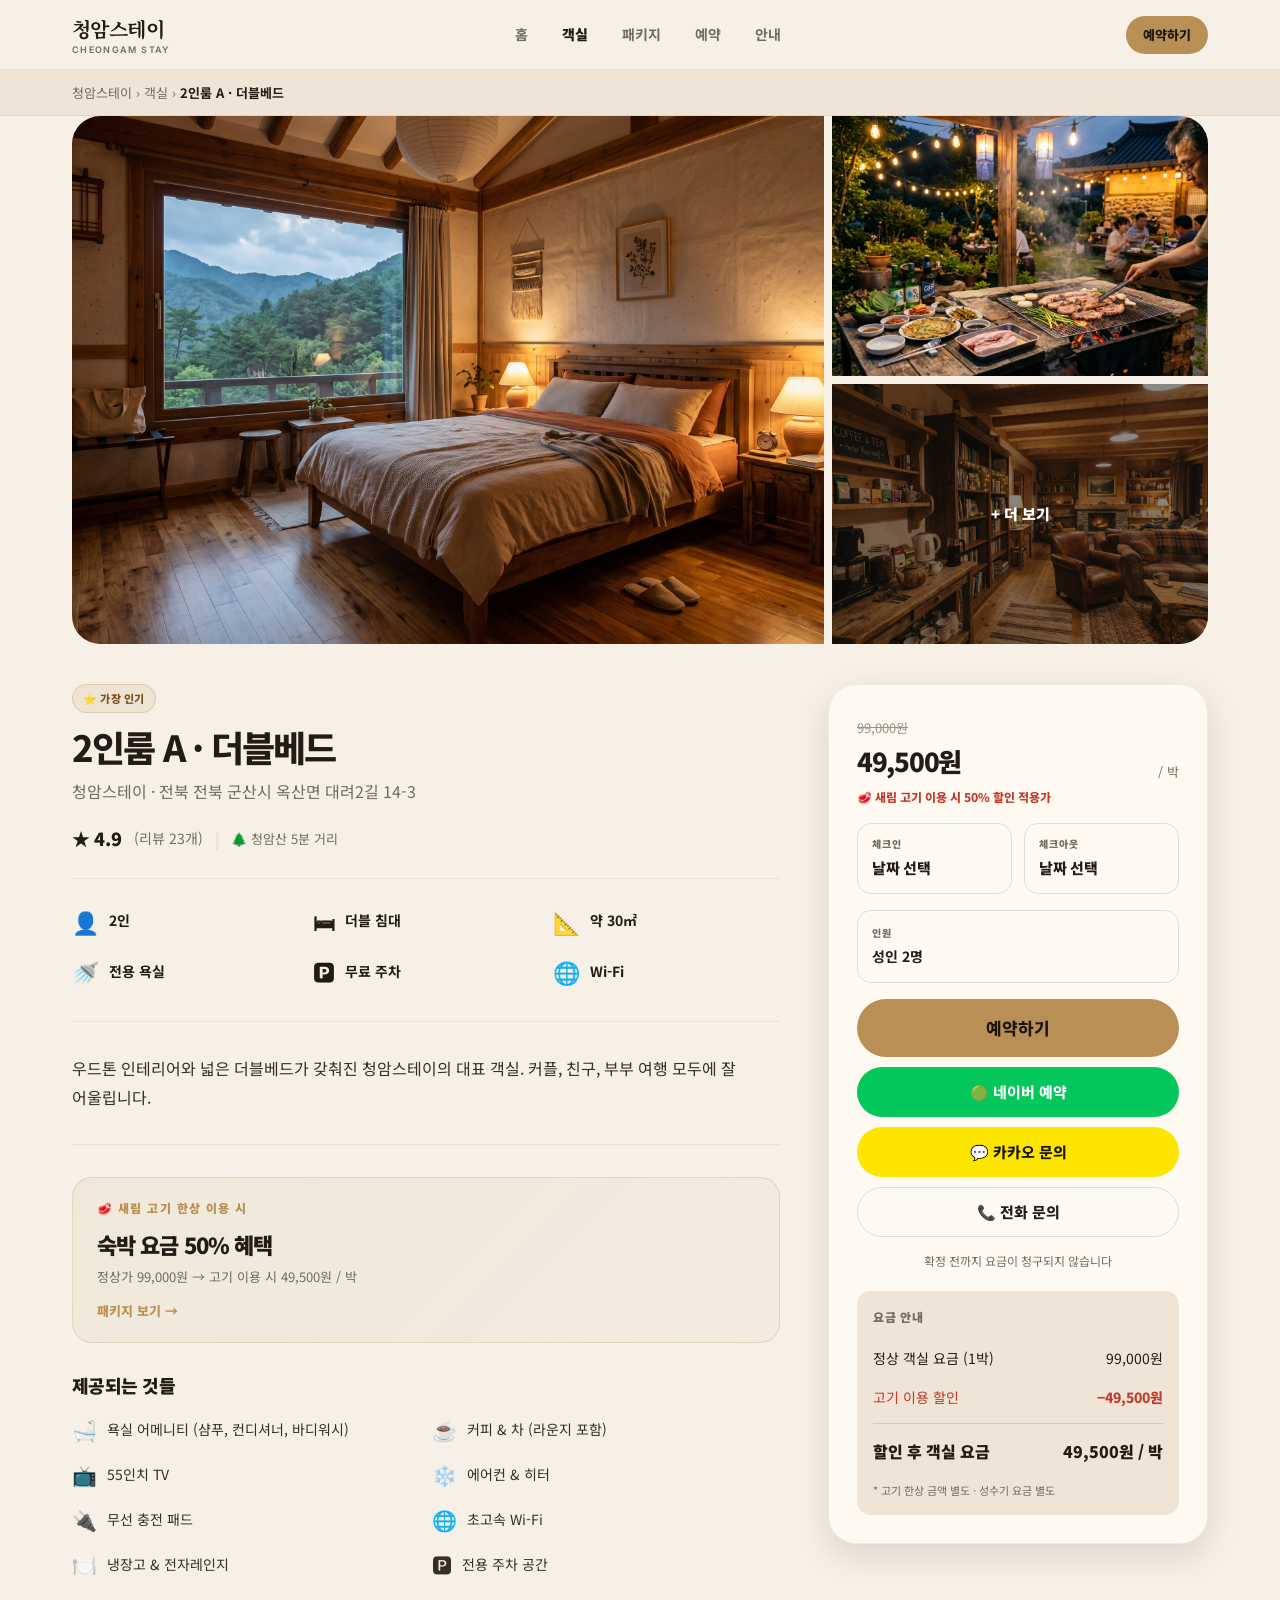
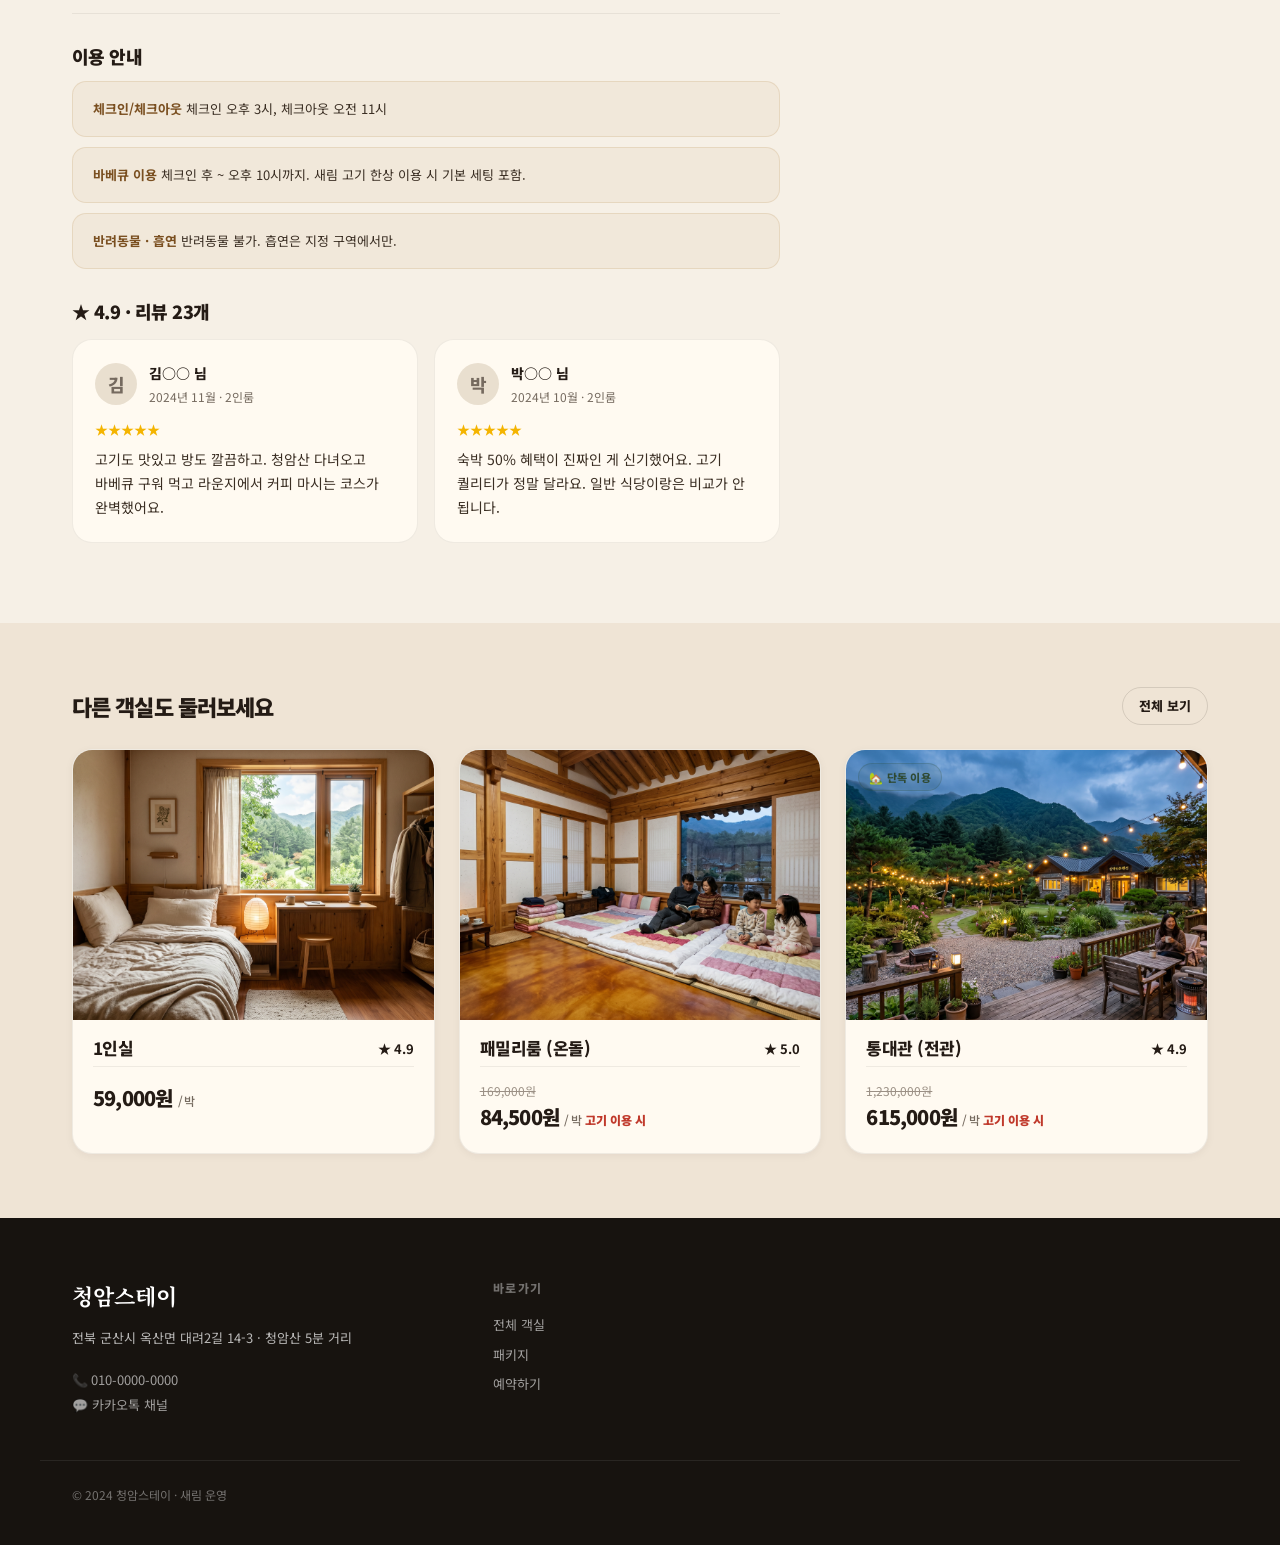
<file: room-detail.html>
<!DOCTYPE html>
<html lang="ko">
<head>
  <meta charset="UTF-8"/>
  <meta name="viewport" content="width=device-width, initial-scale=1.0"/>
  <title>객실 상세 | 청암스테이</title>
  <link rel="preconnect" href="https://fonts.googleapis.com"/>
  <link rel="preconnect" href="https://fonts.gstatic.com" crossorigin/>
  <link href="https://fonts.googleapis.com/css2?family=Inter:wght@400;500;700;800;900&family=Noto+Sans+KR:wght@400;500;700;800;900&family=Noto+Serif+KR:wght@500;700;900&display=swap" rel="stylesheet"/>
  <link rel="stylesheet" href="css/style.css"/>
</head>
<body>

<nav class="nav" id="siteNav">
  <div class="nav-inner">
    <a class="nav-brand" href="index.html">
      <div class="nav-logo">청암스테이<span>Cheongam Stay</span></div>
    </a>
    <div class="nav-links">
      <a href="index.html">홈</a>
      <a href="rooms.html" class="active">객실</a>
      <a href="packages.html">패키지</a>
      <a href="reservation.html">예약</a>
      <a href="about.html">안내</a>
    </div>
    <div class="nav-actions">
      <a href="reservation.html" class="btn btn-gold btn-sm">예약하기</a>
      <button class="nav-toggle" id="navToggle"><span></span><span></span><span></span></button>
    </div>
  </div>
</nav>
<div class="nav-drawer" id="navDrawer">
  <a href="index.html">🏠 홈</a>
  <a href="rooms.html">🛏️ 객실 안내</a>
  <a href="packages.html">🥩 패키지</a>
  <a href="reservation.html">📅 예약하기</a>
  <a href="about.html">ℹ️ 이용 안내</a>
  <a href="reservation.html" class="btn btn-gold">예약하기</a>
</div>

<!-- BREADCRUMB -->
<div style="margin-top:var(--nav-h);background:var(--bg-soft);padding:12px 0;border-bottom:1px solid var(--line-soft)">
  <div class="wrap" style="font-size:13px;color:var(--muted)">
    <a href="index.html" style="color:var(--muted)">청암스테이</a> ›
    <a href="rooms.html" style="color:var(--muted)">객실</a> ›
    <span style="color:var(--ink);font-weight:700" id="breadcrumbRoom">2인룸</span>
  </div>
</div>

<!-- GALLERY -->
<div class="detail-layout">
  <div class="detail-gallery" id="roomGallery">
    <div class="detail-gallery-main">
      <img id="mainGalleryImg" src="images/room-double.jpg" alt="객실" loading="eager" onerror="this.style.background='var(--bg-deep)'"/>
    </div>
    <div class="detail-gallery-thumb">
      <img src="images/bbq.jpg" alt="바베큐 공간" loading="lazy" onerror="this.style.background='var(--bg-deep)'"/>
    </div>
    <div class="detail-gallery-thumb">
      <img src="images/lounge.jpg" alt="라운지" loading="lazy" onerror="this.style.background='var(--bg-deep)'"/>
      <div class="gallery-more">+ 더 보기</div>
    </div>
  </div>

  <div class="detail-content">
    <!-- Main info -->
    <div class="detail-main">
      <div class="chips" style="margin-bottom:12px">
        <span class="badge badge-gold" id="roomBadge">⭐ 인기 객실</span>
      </div>
      <h1 class="detail-title fade-up" id="roomTitle">2인룸 A · 더블베드</h1>
      <p class="detail-subtitle fade-up">청암스테이 · 전북 전북 군산시 옥산면 대려2길 14-3</p>

      <div class="detail-rating fade-up">
        <span style="font-size:18px;font-weight:900;color:var(--ink)">★ 4.9</span>
        <span style="font-size:14px;color:var(--muted)">(리뷰 23개)</span>
        <span style="color:var(--line)">|</span>
        <span style="font-size:13px;color:var(--muted)">🌲 청암산 5분 거리</span>
      </div>

      <!-- Features -->
      <div class="detail-features fade-up" id="roomFeatures">
        <div class="detail-feature">
          <span class="detail-feature-icon">👤</span>
          <span id="feat-guests">2인</span>
        </div>
        <div class="detail-feature">
          <span class="detail-feature-icon">🛏</span>
          <span id="feat-bed">더블베드</span>
        </div>
        <div class="detail-feature">
          <span class="detail-feature-icon">📐</span>
          <span id="feat-size">약 30㎡</span>
        </div>
        <div class="detail-feature">
          <span class="detail-feature-icon">🚿</span>
          <span>전용 욕실</span>
        </div>
        <div class="detail-feature">
          <span class="detail-feature-icon">🅿️</span>
          <span>무료 주차</span>
        </div>
        <div class="detail-feature">
          <span class="detail-feature-icon">🌐</span>
          <span>Wi-Fi</span>
        </div>
      </div>

      <!-- Description -->
      <div class="detail-desc fade-up" id="roomDesc">
        우드톤 인테리어와 넓은 더블베드가 갖춰진 청암스테이의 대표 객실입니다. 커플, 친구, 부부 여행 모두에 잘 어울립니다. 창밖으로는 청암산 방향의 자연 경치가 펼쳐지며, 바베큐 공간과 라운지가 바로 연결되어 식사부터 휴식까지 한자리에서 해결할 수 있습니다.
      </div>

      <!-- 혜택 강조 -->
      <div style="background:linear-gradient(135deg,rgba(184,144,85,.08),rgba(184,144,85,.04));border:1px solid rgba(184,144,85,.25);border-radius:var(--r-lg);padding:20px 24px;margin-bottom:32px" class="fade-up">
        <div style="font-size:12px;letter-spacing:.12em;text-transform:uppercase;font-weight:900;color:var(--gold);margin-bottom:8px">🥩 새림 고기 한상 이용 시</div>
        <div style="font-size:22px;font-weight:900;letter-spacing:-.04em;margin-bottom:4px">숙박 요금 50% 혜택</div>
        <div style="font-size:13px;color:var(--muted)">정상가 99,000원 → 고기 이용 시 49,500원 / 박</div>
        <a href="packages.html" style="display:inline-block;margin-top:12px;font-size:13px;font-weight:800;color:var(--gold)">패키지 보기 →</a>
      </div>

      <!-- Amenities -->
      <div class="fade-up" style="margin-bottom:32px;padding-bottom:32px;border-bottom:1px solid var(--line-soft)">
        <h3 style="font-size:18px;font-weight:900;letter-spacing:-.03em;margin-bottom:16px">제공되는 것들</h3>
        <div class="amenities-grid" style="grid-template-columns:repeat(2,1fr)">
          <div class="amenity-item"><span>🛁</span><span>욕실 어메니티 (샴푸, 컨디셔너, 바디워시)</span></div>
          <div class="amenity-item"><span>☕</span><span>커피 & 차 (라운지 포함)</span></div>
          <div class="amenity-item"><span>📺</span><span>55인치 TV</span></div>
          <div class="amenity-item"><span>❄️</span><span>에어컨 & 히터</span></div>
          <div class="amenity-item"><span>🔌</span><span>무선 충전 패드</span></div>
          <div class="amenity-item"><span>🌐</span><span>초고속 Wi-Fi</span></div>
          <div class="amenity-item"><span>🍽️</span><span>냉장고 & 전자레인지</span></div>
          <div class="amenity-item"><span>🅿️</span><span>전용 주차 공간</span></div>
        </div>
      </div>

      <!-- 이용 안내 -->
      <div class="fade-up" style="margin-bottom:32px">
        <h3 style="font-size:18px;font-weight:900;letter-spacing:-.03em;margin-bottom:14px">이용 안내</h3>
        <div style="display:flex;flex-direction:column;gap:10px">
          <div class="notice-box">
            <strong>체크인/체크아웃</strong> 체크인 오후 3시, 체크아웃 오전 11시
          </div>
          <div class="notice-box">
            <strong>바베큐 이용</strong> 체크인 후 ~ 오후 10시까지. 새림 고기 한상 이용 시 기본 세팅 포함.
          </div>
          <div class="notice-box">
            <strong>반려동물 · 흡연</strong> 반려동물 불가. 흡연은 지정 구역에서만.
          </div>
        </div>
      </div>

      <!-- Reviews -->
      <div class="fade-up">
        <div style="display:flex;justify-content:space-between;align-items:center;margin-bottom:16px">
          <h3 style="font-size:18px;font-weight:900;letter-spacing:-.03em">★ 4.9 · 리뷰 23개</h3>
        </div>
        <div class="review-grid">
          <div class="review-card">
            <div class="review-header">
              <div class="review-avatar">김</div>
              <div>
                <div class="review-name">김○○ 님</div>
                <div class="review-date">2024년 11월 · 2인룸</div>
              </div>
            </div>
            <div class="review-stars">★★★★★</div>
            <p class="review-text">고기도 맛있고 방도 깔끔하고. 청암산 다녀오고 바베큐 구워 먹고 라운지에서 커피 마시는 코스가 완벽했어요.</p>
          </div>
          <div class="review-card">
            <div class="review-header">
              <div class="review-avatar">박</div>
              <div>
                <div class="review-name">박○○ 님</div>
                <div class="review-date">2024년 10월 · 2인룸</div>
              </div>
            </div>
            <div class="review-stars">★★★★★</div>
            <p class="review-text">숙박 50% 혜택이 진짜인 게 신기했어요. 고기 퀄리티가 정말 달라요. 일반 식당이랑은 비교가 안 됩니다.</p>
          </div>
        </div>
      </div>
    </div>

    <!-- RIGHT: Booking Card -->
    <div>
      <div class="booking-card">
        <div style="margin-bottom:16px">
          <div style="display:flex;justify-content:space-between;align-items:flex-end;margin-bottom:4px">
            <div>
              <span style="text-decoration:line-through;font-size:13px;color:var(--muted-light)" id="detailPriceOriginal">99,000원</span>
              <div style="font-size:26px;font-weight:900;letter-spacing:-.05em" id="detailPrice">49,500원</div>
            </div>
            <span style="font-size:13px;color:var(--muted)">/ 박</span>
          </div>
          <div style="font-size:12px;color:#c0392b;font-weight:800">🥩 새림 고기 이용 시 50% 할인 적용가</div>
        </div>

        <div class="booking-dates" style="margin-bottom:16px">
          <div class="booking-date-field">
            <div class="booking-date-label">체크인</div>
            <div class="booking-date-value">날짜 선택</div>
          </div>
          <div class="booking-date-field">
            <div class="booking-date-label">체크아웃</div>
            <div class="booking-date-value">날짜 선택</div>
          </div>
        </div>

        <div class="booking-guests" style="margin-bottom:16px">
          <div class="booking-guests-label">인원</div>
          <div class="booking-guests-value">성인 2명</div>
        </div>

        <div class="booking-cta">
          <a href="reservation.html" class="btn btn-gold btn-lg">예약하기</a>
          <a href="https://booking.naver.com/" target="_blank" rel="noopener" class="btn btn-naver">🟢 네이버 예약</a>
          <a href="https://open.kakao.com/o/ghExKyui" target="_blank" rel="noopener" class="btn btn-kakao">💬 카카오 문의</a>
          <a href="tel:010-0000-0000" class="btn btn-outline">📞 전화 문의</a>
        </div>

        <div style="margin-top:14px;text-align:center;font-size:12px;color:var(--muted)">
          확정 전까지 요금이 청구되지 않습니다
        </div>

        <!-- 요금 계산기 -->
        <div style="margin-top:20px;padding:16px;background:var(--bg-soft);border-radius:var(--r-md)">
          <div style="font-size:12px;font-weight:900;letter-spacing:.06em;text-transform:uppercase;color:var(--muted);margin-bottom:12px">요금 안내</div>
          <div class="price-row">
            <span class="price-label">정상 객실 요금 (1박)</span>
            <span id="calcBase">99,000원</span>
          </div>
          <div class="price-row">
            <span class="price-label" style="color:#c0392b">고기 이용 할인</span>
            <span style="color:#c0392b;font-weight:800" id="calcDiscount">−49,500원</span>
          </div>
          <div class="price-row total">
            <span>할인 후 객실 요금</span>
            <span id="calcAfter">49,500원 / 박</span>
          </div>
          <div style="font-size:11px;color:var(--muted);margin-top:8px">* 고기 한상 금액 별도 · 성수기 요금 별도</div>
        </div>
      </div>
    </div>
  </div>
</div>

<!-- 다른 객실 -->
<section class="section-tight" style="background:var(--bg-soft)">
  <div class="wrap">
    <div style="display:flex;justify-content:space-between;align-items:center;margin-bottom:24px">
      <h2 style="font-size:22px;font-weight:900;letter-spacing:-.04em">다른 객실도 둘러보세요</h2>
      <a href="rooms.html" class="btn btn-outline btn-sm">전체 보기</a>
    </div>
    <div class="rooms-grid">
      <a href="room-detail.html?type=single" class="room-card fade-up">
        <div class="room-card-img">
          <img src="images/room-single.jpg" alt="1인실" loading="lazy" onerror="this.parentElement.style.background='var(--bg-deep)'"/>
        </div>
        <div class="room-card-body">
          <div class="room-card-header">
            <h3 class="room-card-name">1인실</h3>
            <div class="room-card-rating">★ 4.9</div>
          </div>
          <div class="room-card-price">
            <div>
              <span class="price-current">59,000원 <span class="price-unit">/ 박</span></span>
            </div>
          </div>
        </div>
      </a>
      <a href="room-detail.html?type=family" class="room-card fade-up">
        <div class="room-card-img">
          <img src="images/room-family.jpg" alt="패밀리룸" loading="lazy" onerror="this.parentElement.style.background='var(--bg-deep)'"/>
        </div>
        <div class="room-card-body">
          <div class="room-card-header">
            <h3 class="room-card-name">패밀리룸 (온돌)</h3>
            <div class="room-card-rating">★ 5.0</div>
          </div>
          <div class="room-card-price">
            <div>
              <span class="price-original">169,000원</span>
              <span class="price-current">84,500원 <span class="price-unit">/ 박</span></span>
              <span class="price-discount">고기 이용 시</span>
            </div>
          </div>
        </div>
      </a>
      <a href="room-detail.html?type=whole" class="room-card fade-up">
        <div class="room-card-img">
          <img src="images/garden.jpg" alt="통대관" loading="lazy" onerror="this.parentElement.style.background='var(--bg-deep)'"/>
          <div class="room-card-badge"><span class="badge badge-green">🏡 단독 이용</span></div>
        </div>
        <div class="room-card-body">
          <div class="room-card-header">
            <h3 class="room-card-name">통대관 (전관)</h3>
            <div class="room-card-rating">★ 4.9</div>
          </div>
          <div class="room-card-price">
            <div>
              <span class="price-original">1,230,000원</span>
              <span class="price-current">615,000원 <span class="price-unit">/ 박</span></span>
              <span class="price-discount">고기 이용 시</span>
            </div>
          </div>
        </div>
      </a>
    </div>
  </div>
</section>

<footer class="footer">
  <div class="footer-inner">
    <div class="footer-brand">
      <div class="footer-logo">청암스테이</div>
      <p class="footer-desc">전북 군산시 옥산면 대려2길 14-3 · 청암산 5분 거리</p>
      <div class="footer-contact">
        <a href="tel:010-0000-0000">📞 010-0000-0000</a>
        <a href="https://open.kakao.com/o/ghExKyui" target="_blank">💬 카카오톡 채널</a>
      </div>
    </div>
    <div>
      <div class="footer-heading">바로가기</div>
      <div class="footer-links">
        <a href="rooms.html">전체 객실</a>
        <a href="packages.html">패키지</a>
        <a href="reservation.html">예약하기</a>
      </div>
    </div>
    <div></div><div></div>
  </div>
  <div class="footer-bottom">
    <span>© 2024 청암스테이 · 새림 운영</span>
  </div>
</footer>

<div class="mobile-cta">
  <div class="mobile-cta-price">
    <span class="price" id="mobilePrice">49,500원~</span>
    <span class="per"> / 박 (고기 이용 시)</span>
  </div>
  <a href="reservation.html" class="btn btn-gold">예약하기</a>
</div>

<script src="js/main.js"></script>
<script>
  // URL 파라미터로 객실 유형 동적 변경
  const params = new URLSearchParams(window.location.search);
  const type = params.get('type') || 'double';

  const roomInfo = {
    single: {
      title: '1인실 A · 마운틴뷰',
      badge: '🌿 혼자만의 시간',
      img: 'images/room-single.jpg',
      price: 59000,
      discounted: 59000, // 1인실은 할인 없음
      noDiscount: true,
      guests: '1인',
      bed: '싱글 침대',
      size: '약 18㎡',
      desc: '청암산이 내려다보이는 조용한 1인 객실. 혼자만의 완전한 휴식을 위한 공간입니다. 작은 테라스에서 아침 커피 한 잔을 즐기기 좋습니다.',
    },
    double: {
      title: '2인룸 A · 더블베드',
      badge: '⭐ 가장 인기',
      img: 'images/room-double.jpg',
      price: 99000,
      discounted: 49500,
      guests: '2인',
      bed: '더블 침대',
      size: '약 30㎡',
      desc: '우드톤 인테리어와 넓은 더블베드가 갖춰진 청암스테이의 대표 객실. 커플, 친구, 부부 여행 모두에 잘 어울립니다.',
    },
    family: {
      title: '패밀리룸 A · 온돌',
      badge: '👨‍👩‍👧 가족 추천',
      img: 'images/room-family.jpg',
      price: 169000,
      discounted: 84500,
      guests: '3~4인',
      bed: '온돌 바닥',
      size: '약 45㎡',
      desc: '온돌 바닥 취침이 가능한 넓은 패밀리룸. 영유아 동반 가족이 가장 많이 찾는 객실입니다. 라운지 한쪽 서적 공간에서 아이들과 함께 시간을 보낼 수 있습니다.',
    },
    whole: {
      title: '통대관 · 전관 단독',
      badge: '🏡 단독 이용',
      img: 'images/garden.jpg',
      price: 1230000,
      discounted: 615000,
      guests: '최대 40명',
      bed: '전 객실 포함',
      size: '전관',
      desc: '청암스테이 전관을 우리 모임만을 위한 공간으로. 마당, 바베큐 구역, 라운지, 전 객실을 단독으로 이용하실 수 있습니다. 기업 워크숍, 단체 행사, 특별한 파티에 최적입니다.',
    },
  };

  const info = roomInfo[type] || roomInfo.double;
  document.getElementById('breadcrumbRoom').textContent = info.title;
  document.getElementById('roomTitle').textContent = info.title;
  document.getElementById('roomBadge').textContent = info.badge;
  document.getElementById('mainGalleryImg').src = info.img;
  document.getElementById('roomDesc').textContent = info.desc;
  document.getElementById('feat-guests').textContent = info.guests;
  document.getElementById('feat-bed').textContent = info.bed;
  document.getElementById('feat-size').textContent = info.size;

  const fmt = n => n.toLocaleString() + '원';
  if (info.noDiscount) {
    document.getElementById('detailPrice').textContent = fmt(info.price);
    document.getElementById('detailPriceOriginal').textContent = '';
    document.querySelector('[style*="color:#c0392b"]').textContent = '1인실은 정상가 적용';
    document.getElementById('calcDiscount').textContent = '해당 없음';
    document.getElementById('calcAfter').textContent = fmt(info.price) + ' / 박';
    document.getElementById('mobilePrice').textContent = fmt(info.price) + '~';
  } else {
    document.getElementById('detailPrice').textContent = fmt(info.discounted);
    document.getElementById('detailPriceOriginal').textContent = fmt(info.price);
    document.getElementById('calcBase').textContent = fmt(info.price);
    document.getElementById('calcDiscount').textContent = '−' + fmt(info.price - info.discounted);
    document.getElementById('calcAfter').textContent = fmt(info.discounted) + ' / 박';
    document.getElementById('mobilePrice').textContent = fmt(info.discounted) + '~';
  }
</script>
</body>
</html>
</file>
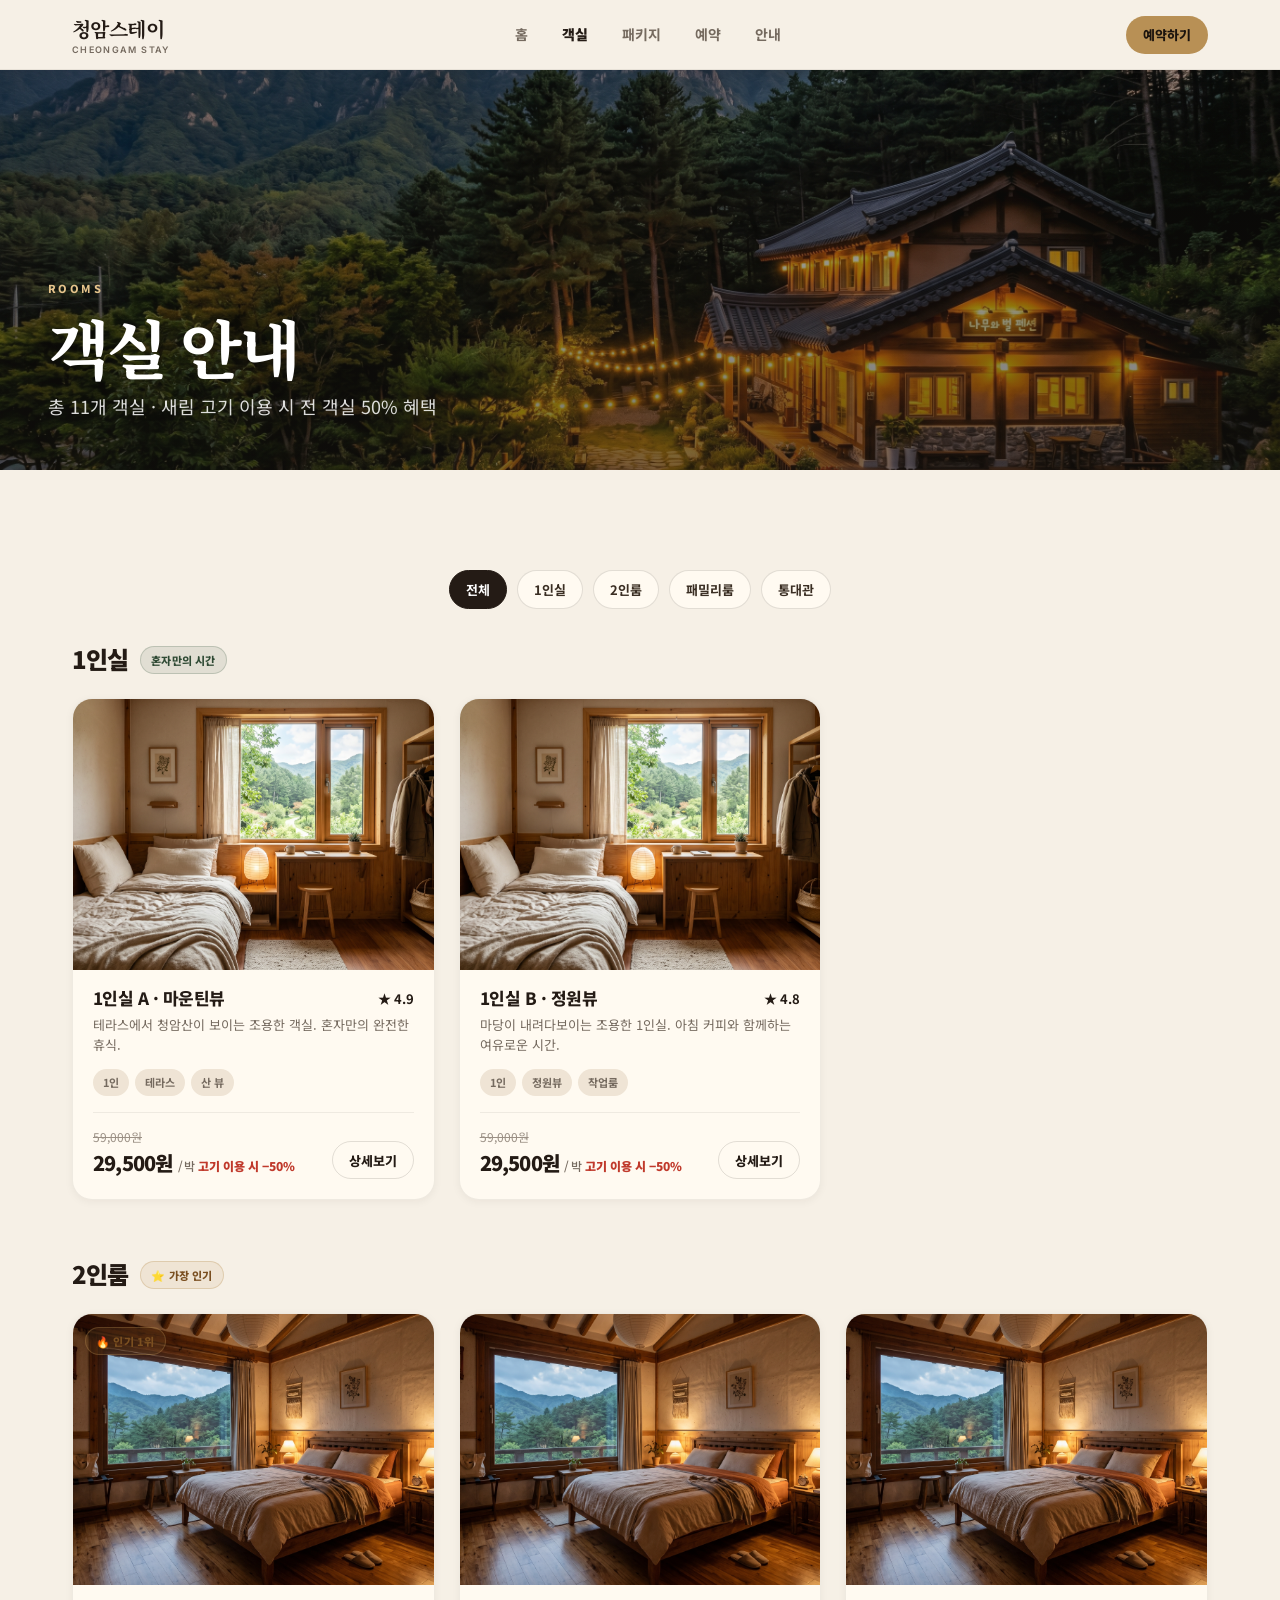
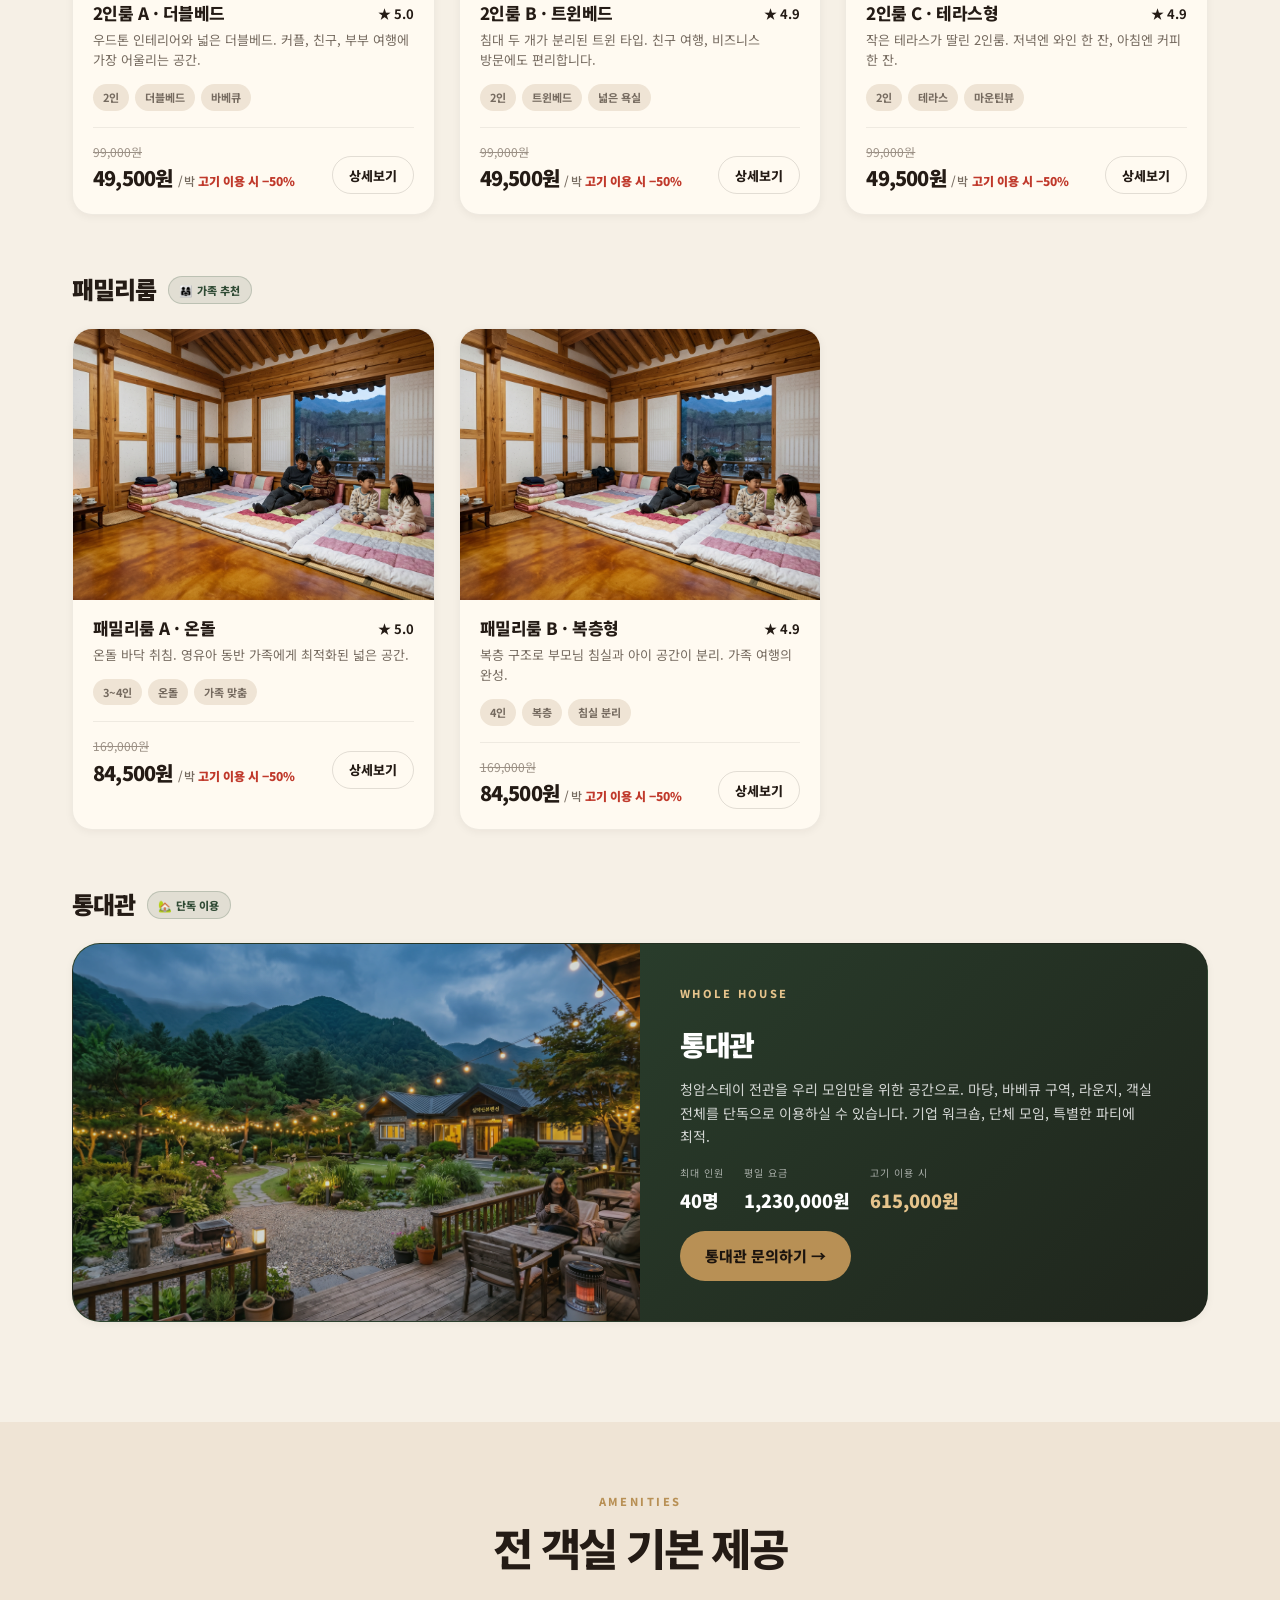
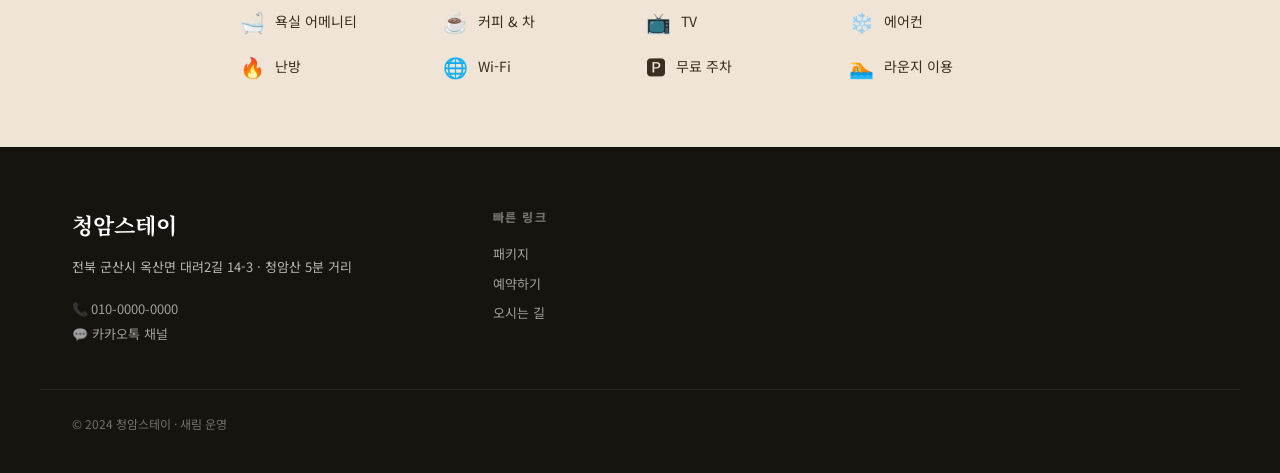
<file: rooms.html>
<!DOCTYPE html>
<html lang="ko">
<head>
  <meta charset="UTF-8"/>
  <meta name="viewport" content="width=device-width, initial-scale=1.0"/>
  <title>객실 안내 | 청암스테이</title>
  <link rel="preconnect" href="https://fonts.googleapis.com"/>
  <link rel="preconnect" href="https://fonts.gstatic.com" crossorigin/>
  <link href="https://fonts.googleapis.com/css2?family=Inter:wght@400;500;700;800;900&family=Noto+Sans+KR:wght@400;500;700;800;900&family=Noto+Serif+KR:wght@500;700;900&display=swap" rel="stylesheet"/>
  <link rel="stylesheet" href="css/style.css"/>
</head>
<body>

<nav class="nav" id="siteNav">
  <div class="nav-inner">
    <a class="nav-brand" href="index.html">
      <div class="nav-logo">청암스테이<span>Cheongam Stay</span></div>
    </a>
    <div class="nav-links">
      <a href="index.html">홈</a>
      <a href="rooms.html" class="active">객실</a>
      <a href="packages.html">패키지</a>
      <a href="reservation.html">예약</a>
      <a href="about.html">안내</a>
    </div>
    <div class="nav-actions">
      <a href="reservation.html" class="btn btn-gold btn-sm">예약하기</a>
      <button class="nav-toggle" id="navToggle"><span></span><span></span><span></span></button>
    </div>
  </div>
</nav>
<div class="nav-drawer" id="navDrawer">
  <a href="index.html">🏠 홈</a>
  <a href="rooms.html">🛏️ 객실 안내</a>
  <a href="packages.html">🥩 패키지</a>
  <a href="reservation.html">📅 예약하기</a>
  <a href="about.html">ℹ️ 이용 안내</a>
  <a href="https://booking.naver.com/" target="_blank" rel="noopener" class="btn btn-naver" style="margin-top:0">🟢 네이버 예약</a>
  <a href="reservation.html" class="btn btn-gold">예약하기</a>
</div>

<!-- HERO -->
<div class="page-hero" style="height:clamp(240px,35vw,400px)">
  <img src="images/hero.jpg" alt="청암스테이 전경" loading="eager" onerror="this.style.display='none'"/>
  <div class="page-hero-content">
    <div>
      <div class="eyebrow" style="color:var(--gold-light)">ROOMS</div>
      <h1>객실 안내</h1>
      <p>총 11개 객실 · 새림 고기 이용 시 전 객실 50% 혜택</p>
    </div>
  </div>
</div>

<section class="section">
  <div class="wrap">

    <!-- Filter -->
    <div class="chips fade-up" style="justify-content:center;margin-bottom:36px">
      <button class="chip active" data-filter="all">전체</button>
      <button class="chip" data-filter="single">1인실</button>
      <button class="chip" data-filter="double">2인룸</button>
      <button class="chip" data-filter="family">패밀리룸</button>
      <button class="chip" data-filter="whole">통대관</button>
    </div>

    <!-- 1인실 -->
    <div style="margin-bottom:60px" class="fade-up">
      <div style="display:flex;align-items:center;gap:12px;margin-bottom:24px">
        <h2 style="font-size:24px;font-weight:900;letter-spacing:-.04em">1인실</h2>
        <span class="badge badge-green">혼자만의 시간</span>
      </div>
      <div class="rooms-grid">
        <a href="room-detail.html?type=single&num=1" class="room-card" data-type="single">
          <div class="room-card-img">
            <img src="images/room-single.jpg" alt="1인실 A" loading="lazy" onerror="this.parentElement.style.background='var(--bg-deep)'"/>
          </div>
          <div class="room-card-body">
            <div class="room-card-header">
              <h3 class="room-card-name">1인실 A · 마운틴뷰</h3>
              <div class="room-card-rating">★ 4.9</div>
            </div>
            <p class="room-card-desc">테라스에서 청암산이 보이는 조용한 객실. 혼자만의 완전한 휴식.</p>
            <div class="room-card-tags">
              <span class="room-tag">1인</span><span class="room-tag">테라스</span><span class="room-tag">산 뷰</span>
            </div>
            <div class="room-card-price">
              <div>
                <span class="price-original">59,000원</span>
                <span class="price-current">29,500원 <span class="price-unit">/ 박</span></span>
                <span class="price-discount">고기 이용 시 −50%</span>
              </div>
              <span class="btn btn-outline btn-sm">상세보기</span>
            </div>
          </div>
        </a>

        <a href="room-detail.html?type=single&num=2" class="room-card" data-type="single">
          <div class="room-card-img">
            <img src="images/room-single.jpg" alt="1인실 B" loading="lazy" onerror="this.parentElement.style.background='var(--bg-deep)'"/>
          </div>
          <div class="room-card-body">
            <div class="room-card-header">
              <h3 class="room-card-name">1인실 B · 정원뷰</h3>
              <div class="room-card-rating">★ 4.8</div>
            </div>
            <p class="room-card-desc">마당이 내려다보이는 조용한 1인실. 아침 커피와 함께하는 여유로운 시간.</p>
            <div class="room-card-tags">
              <span class="room-tag">1인</span><span class="room-tag">정원뷰</span><span class="room-tag">작업룸</span>
            </div>
            <div class="room-card-price">
              <div>
                <span class="price-original">59,000원</span>
                <span class="price-current">29,500원 <span class="price-unit">/ 박</span></span>
                <span class="price-discount">고기 이용 시 −50%</span>
              </div>
              <span class="btn btn-outline btn-sm">상세보기</span>
            </div>
          </div>
        </a>
      </div>
    </div>

    <!-- 2인룸 -->
    <div style="margin-bottom:60px" class="fade-up">
      <div style="display:flex;align-items:center;gap:12px;margin-bottom:24px">
        <h2 style="font-size:24px;font-weight:900;letter-spacing:-.04em">2인룸</h2>
        <span class="badge badge-gold">⭐ 가장 인기</span>
      </div>
      <div class="rooms-grid">
        <a href="room-detail.html?type=double&num=1" class="room-card" data-type="double">
          <div class="room-card-img">
            <img src="images/room-double.jpg" alt="2인룸 A" loading="lazy" onerror="this.parentElement.style.background='var(--bg-deep)'"/>
            <div class="room-card-badge"><span class="badge badge-gold">🔥 인기 1위</span></div>
          </div>
          <div class="room-card-body">
            <div class="room-card-header">
              <h3 class="room-card-name">2인룸 A · 더블베드</h3>
              <div class="room-card-rating">★ 5.0</div>
            </div>
            <p class="room-card-desc">우드톤 인테리어와 넓은 더블베드. 커플, 친구, 부부 여행에 가장 어울리는 공간.</p>
            <div class="room-card-tags">
              <span class="room-tag">2인</span><span class="room-tag">더블베드</span><span class="room-tag">바베큐</span>
            </div>
            <div class="room-card-price">
              <div>
                <span class="price-original">99,000원</span>
                <span class="price-current">49,500원 <span class="price-unit">/ 박</span></span>
                <span class="price-discount">고기 이용 시 −50%</span>
              </div>
              <span class="btn btn-outline btn-sm">상세보기</span>
            </div>
          </div>
        </a>

        <a href="room-detail.html?type=double&num=2" class="room-card" data-type="double">
          <div class="room-card-img">
            <img src="images/room-double.jpg" alt="2인룸 B" loading="lazy" onerror="this.parentElement.style.background='var(--bg-deep)'"/>
          </div>
          <div class="room-card-body">
            <div class="room-card-header">
              <h3 class="room-card-name">2인룸 B · 트윈베드</h3>
              <div class="room-card-rating">★ 4.9</div>
            </div>
            <p class="room-card-desc">침대 두 개가 분리된 트윈 타입. 친구 여행, 비즈니스 방문에도 편리합니다.</p>
            <div class="room-card-tags">
              <span class="room-tag">2인</span><span class="room-tag">트윈베드</span><span class="room-tag">넓은 욕실</span>
            </div>
            <div class="room-card-price">
              <div>
                <span class="price-original">99,000원</span>
                <span class="price-current">49,500원 <span class="price-unit">/ 박</span></span>
                <span class="price-discount">고기 이용 시 −50%</span>
              </div>
              <span class="btn btn-outline btn-sm">상세보기</span>
            </div>
          </div>
        </a>

        <a href="room-detail.html?type=double&num=3" class="room-card" data-type="double">
          <div class="room-card-img">
            <img src="images/room-double.jpg" alt="2인룸 C" loading="lazy" onerror="this.parentElement.style.background='var(--bg-deep)'"/>
          </div>
          <div class="room-card-body">
            <div class="room-card-header">
              <h3 class="room-card-name">2인룸 C · 테라스형</h3>
              <div class="room-card-rating">★ 4.9</div>
            </div>
            <p class="room-card-desc">작은 테라스가 딸린 2인룸. 저녁엔 와인 한 잔, 아침엔 커피 한 잔.</p>
            <div class="room-card-tags">
              <span class="room-tag">2인</span><span class="room-tag">테라스</span><span class="room-tag">마운틴뷰</span>
            </div>
            <div class="room-card-price">
              <div>
                <span class="price-original">99,000원</span>
                <span class="price-current">49,500원 <span class="price-unit">/ 박</span></span>
                <span class="price-discount">고기 이용 시 −50%</span>
              </div>
              <span class="btn btn-outline btn-sm">상세보기</span>
            </div>
          </div>
        </a>
      </div>
    </div>

    <!-- 패밀리룸 -->
    <div style="margin-bottom:60px" class="fade-up">
      <div style="display:flex;align-items:center;gap:12px;margin-bottom:24px">
        <h2 style="font-size:24px;font-weight:900;letter-spacing:-.04em">패밀리룸</h2>
        <span class="badge badge-green">👨‍👩‍👧 가족 추천</span>
      </div>
      <div class="rooms-grid">
        <a href="room-detail.html?type=family&num=1" class="room-card" data-type="family">
          <div class="room-card-img">
            <img src="images/room-family.jpg" alt="패밀리룸 A" loading="lazy" onerror="this.parentElement.style.background='var(--bg-deep)'"/>
          </div>
          <div class="room-card-body">
            <div class="room-card-header">
              <h3 class="room-card-name">패밀리룸 A · 온돌</h3>
              <div class="room-card-rating">★ 5.0</div>
            </div>
            <p class="room-card-desc">온돌 바닥 취침. 영유아 동반 가족에게 최적화된 넓은 공간.</p>
            <div class="room-card-tags">
              <span class="room-tag">3~4인</span><span class="room-tag">온돌</span><span class="room-tag">가족 맞춤</span>
            </div>
            <div class="room-card-price">
              <div>
                <span class="price-original">169,000원</span>
                <span class="price-current">84,500원 <span class="price-unit">/ 박</span></span>
                <span class="price-discount">고기 이용 시 −50%</span>
              </div>
              <span class="btn btn-outline btn-sm">상세보기</span>
            </div>
          </div>
        </a>

        <a href="room-detail.html?type=family&num=2" class="room-card" data-type="family">
          <div class="room-card-img">
            <img src="images/room-family.jpg" alt="패밀리룸 B" loading="lazy" onerror="this.parentElement.style.background='var(--bg-deep)'"/>
          </div>
          <div class="room-card-body">
            <div class="room-card-header">
              <h3 class="room-card-name">패밀리룸 B · 복층형</h3>
              <div class="room-card-rating">★ 4.9</div>
            </div>
            <p class="room-card-desc">복층 구조로 부모님 침실과 아이 공간이 분리. 가족 여행의 완성.</p>
            <div class="room-card-tags">
              <span class="room-tag">4인</span><span class="room-tag">복층</span><span class="room-tag">침실 분리</span>
            </div>
            <div class="room-card-price">
              <div>
                <span class="price-original">169,000원</span>
                <span class="price-current">84,500원 <span class="price-unit">/ 박</span></span>
                <span class="price-discount">고기 이용 시 −50%</span>
              </div>
              <span class="btn btn-outline btn-sm">상세보기</span>
            </div>
          </div>
        </a>
      </div>
    </div>

    <!-- 통대관 -->
    <div class="fade-up">
      <div style="display:flex;align-items:center;gap:12px;margin-bottom:24px">
        <h2 style="font-size:24px;font-weight:900;letter-spacing:-.04em">통대관</h2>
        <span class="badge badge-green">🏡 단독 이용</span>
      </div>
      <div style="background:linear-gradient(135deg,#2f4a34,#1f251c);border-radius:var(--r-xl);overflow:hidden;display:grid;grid-template-columns:1fr 1fr" class="room-card" style="display:grid">
        <div style="min-height:320px;overflow:hidden">
          <img src="images/garden.jpg" alt="통대관" loading="lazy" style="width:100%;height:100%;object-fit:cover;opacity:.8" onerror="this.style.display='none'"/>
        </div>
        <div style="padding:40px;color:#fff;display:flex;flex-direction:column;justify-content:center;gap:16px">
          <div class="eyebrow" style="color:var(--gold-light)">Whole House</div>
          <h3 style="font-size:28px;font-weight:900;letter-spacing:-.05em">통대관</h3>
          <p style="color:rgba(255,255,255,.8);font-size:14px;line-height:1.7">청암스테이 전관을 우리 모임만을 위한 공간으로. 마당, 바베큐 구역, 라운지, 객실 전체를 단독으로 이용하실 수 있습니다. 기업 워크숍, 단체 모임, 특별한 파티에 최적.</p>
          <div style="display:flex;gap:20px;flex-wrap:wrap">
            <div><div style="font-size:10px;letter-spacing:.1em;opacity:.6;text-transform:uppercase;margin-bottom:4px">최대 인원</div><div style="font-size:18px;font-weight:900">40명</div></div>
            <div><div style="font-size:10px;letter-spacing:.1em;opacity:.6;text-transform:uppercase;margin-bottom:4px">평일 요금</div><div style="font-size:18px;font-weight:900">1,230,000원</div></div>
            <div><div style="font-size:10px;letter-spacing:.1em;opacity:.6;text-transform:uppercase;margin-bottom:4px">고기 이용 시</div><div style="font-size:18px;font-weight:900;color:var(--gold-light)">615,000원</div></div>
          </div>
          <a href="reservation.html" class="btn btn-gold" style="align-self:flex-start">통대관 문의하기 →</a>
        </div>
      </div>
    </div>

  </div>
</section>

<!-- 어메니티 -->
<section class="section-tight" style="background:var(--bg-soft)">
  <div class="wrap">
    <div class="center" style="margin-bottom:32px">
      <div class="eyebrow fade-up">AMENITIES</div>
      <h2 class="section-title fade-up">전 객실 기본 제공</h2>
    </div>
    <div class="amenities-grid fade-up" style="grid-template-columns:repeat(4,1fr);max-width:800px;margin:0 auto">
      <div class="amenity-item"><span>🛁</span><span>욕실 어메니티</span></div>
      <div class="amenity-item"><span>☕</span><span>커피 & 차</span></div>
      <div class="amenity-item"><span>📺</span><span>TV</span></div>
      <div class="amenity-item"><span>❄️</span><span>에어컨</span></div>
      <div class="amenity-item"><span>🔥</span><span>난방</span></div>
      <div class="amenity-item"><span>🌐</span><span>Wi-Fi</span></div>
      <div class="amenity-item"><span>🅿️</span><span>무료 주차</span></div>
      <div class="amenity-item"><span>🏊</span><span>라운지 이용</span></div>
    </div>
  </div>
</section>

<footer class="footer">
  <div class="footer-inner">
    <div class="footer-brand">
      <div class="footer-logo">청암스테이</div>
      <p class="footer-desc">전북 군산시 옥산면 대려2길 14-3 · 청암산 5분 거리</p>
      <div class="footer-contact">
        <a href="tel:010-0000-0000">📞 010-0000-0000</a>
        <a href="https://open.kakao.com/o/ghExKyui" target="_blank">💬 카카오톡 채널</a>
      </div>
    </div>
    <div>
      <div class="footer-heading">빠른 링크</div>
      <div class="footer-links">
        <a href="packages.html">패키지</a>
        <a href="reservation.html">예약하기</a>
        <a href="about.html">오시는 길</a>
      </div>
    </div>
    <div></div><div></div>
  </div>
  <div class="footer-bottom">
    <span>© 2024 청암스테이 · 새림 운영</span>
  </div>
</footer>

<div class="mobile-cta">
  <div class="mobile-cta-price">
    <span class="price">49,500원~</span>
    <span class="per"> / 박 (고기 이용 시)</span>
  </div>
  <a href="https://booking.naver.com/" target="_blank" rel="noopener" class="btn btn-naver" style="margin-top:0">🟢 네이버 예약</a>
  <a href="reservation.html" class="btn btn-gold">예약하기</a>
</div>

<script src="js/main.js"></script>
</body>
</html>
</file>
<file: css/style.css>
/* ============================================================
   청암스테이 — 메인 스타일시트
   야놀자/에어비앤비 스타일 숙박 예약 사이트
   ============================================================ */

:root {
  /* Colors */
  --bg: #f6f0e6;
  --bg-soft: #efe4d5;
  --bg-warm: #f1e7d8;
  --bg-deep: #e9dfcf;
  --paper: #fffaf1;
  --ink: #241b15;
  --ink-soft: #3a2e23;
  --muted: #756a5f;
  --muted-light: #9b9085;
  --deep: #1f251c;
  --darker: #17130F;
  --green: #2f4a34;
  --olive: #68734e;
  --gold: #b89055;
  --gold-soft: #d4a96a;
  --gold-light: #e6c48c;
  --line: rgba(36,27,21,.13);
  --line-soft: rgba(36,27,21,.07);
  --white: #ffffff;

  /* Shadows */
  --shadow-xs: 0 2px 8px rgba(36,27,21,.05);
  --shadow-sm: 0 4px 14px rgba(36,27,21,.08);
  --shadow-md: 0 12px 32px rgba(36,27,21,.12);
  --shadow-lg: 0 24px 60px rgba(36,27,21,.16);

  /* Radius */
  --r-sm: 8px;
  --r-md: 14px;
  --r-lg: 20px;
  --r-xl: 28px;
  --r-pill: 999px;

  /* Layout */
  --max: 1200px;
  --gutter: clamp(16px, 4vw, 32px);
  --nav-h: 70px;

  /* Typography */
  --t-xs: 11px;
  --t-sm: 13px;
  --t-body: clamp(14px, 1.3vw, 16px);
  --t-lead: clamp(16px, 1.6vw, 18px);
  --t-h4: clamp(17px, 1.8vw, 20px);
  --t-h3: clamp(20px, 2.2vw, 24px);
  --t-h2: clamp(26px, 3.8vw, 44px);
  --t-h1: clamp(32px, 5.5vw, 64px);

  /* Fonts */
  --font-ko: "Noto Sans KR", "Apple SD Gothic Neo", -apple-system, BlinkMacSystemFont, sans-serif;
  --font-serif: "Noto Serif KR", Georgia, serif;
  --font-en: "Inter", -apple-system, BlinkMacSystemFont, sans-serif;

  /* Easing */
  --ease: cubic-bezier(.2,.7,.2,1);
  --dur: .2s;
}

/* ============================================================
   RESET
   ============================================================ */
*, *::before, *::after { box-sizing: border-box; margin: 0; padding: 0; }
html { scroll-behavior: smooth; -webkit-text-size-adjust: 100%; }
body {
  background: var(--bg);
  color: var(--ink);
  font-family: var(--font-ko);
  font-size: var(--t-body);
  line-height: 1.65;
  word-break: keep-all;
  overflow-wrap: break-word;
  -webkit-font-smoothing: antialiased;
  overflow-x: hidden;
}
a { color: inherit; text-decoration: none; }
img { display: block; max-width: 100%; height: auto; }
button { font: inherit; cursor: pointer; border: none; background: none; }
h1,h2,h3,h4,h5 { line-height: 1.2; letter-spacing: -.04em; font-weight: 800; }
p { margin: 0; }
ul, ol { list-style: none; }

@media (prefers-reduced-motion: reduce) {
  *, *::before, *::after {
    animation-duration: .01ms !important;
    transition-duration: .01ms !important;
  }
}

/* ============================================================
   LAYOUT
   ============================================================ */
.wrap { max-width: var(--max); margin: 0 auto; padding: 0 var(--gutter); }
.section { padding: clamp(60px, 8vw, 100px) 0; }
.section-tight { padding: clamp(40px, 5vw, 64px) 0; }
.center { text-align: center; }
.grid { display: grid; gap: clamp(14px, 2vw, 20px); }

/* ============================================================
   TYPOGRAPHY
   ============================================================ */
.eyebrow {
  display: inline-block;
  font-size: var(--t-xs);
  letter-spacing: .22em;
  text-transform: uppercase;
  color: var(--gold);
  font-weight: 800;
  margin-bottom: 10px;
}
.section-title {
  font-size: var(--t-h2);
  letter-spacing: -.05em;
  margin-bottom: 16px;
}
.section-lead {
  font-size: var(--t-lead);
  color: var(--muted);
  max-width: 600px;
  line-height: 1.7;
}
.center .section-lead { margin: 0 auto; }

/* ============================================================
   BADGES & PILLS
   ============================================================ */
.badge {
  display: inline-flex;
  align-items: center;
  gap: 5px;
  padding: 4px 10px;
  border-radius: var(--r-pill);
  font-size: 11px;
  font-weight: 800;
  letter-spacing: .02em;
}
.badge-gold {
  background: rgba(184,144,85,.12);
  border: 1px solid rgba(184,144,85,.3);
  color: #7a4f20;
}
.badge-green {
  background: rgba(47,74,52,.1);
  border: 1px solid rgba(47,74,52,.2);
  color: var(--green);
}

/* ============================================================
   BUTTONS
   ============================================================ */
.btn {
  display: inline-flex;
  align-items: center;
  justify-content: center;
  gap: 8px;
  padding: 0 24px;
  height: 50px;
  border-radius: var(--r-pill);
  font-size: 15px;
  font-weight: 800;
  border: 1.5px solid transparent;
  transition: transform var(--dur) var(--ease), box-shadow var(--dur) var(--ease), background var(--dur) var(--ease), border-color var(--dur) var(--ease);
  white-space: nowrap;
  cursor: pointer;
}
.btn:hover { transform: translateY(-2px); box-shadow: var(--shadow-md); }
.btn:active { transform: translateY(0); transition-duration: .06s; }

.btn-sm { height: 38px; padding: 0 16px; font-size: 13px; }
.btn-lg { height: 58px; padding: 0 32px; font-size: 17px; }

.btn-primary { background: var(--ink); color: #fff; }
.btn-primary:hover { background: #000; }

.btn-gold { background: var(--gold); color: #1c140e; }
.btn-gold:hover { background: var(--gold-soft); }

.btn-outline { background: transparent; color: var(--ink); border-color: var(--line); }
.btn-outline:hover { background: var(--bg-soft); }

.btn-white { background: #fff; color: var(--ink); }
.btn-white:hover { background: var(--paper); }

.btn-ghost { background: rgba(255,255,255,.15); color: #fff; border-color: rgba(255,255,255,.3); backdrop-filter: blur(8px); }
.btn-ghost:hover { background: rgba(255,255,255,.25); }

.btn-kakao { background: #FEE500; color: #181600; }
.btn-kakao:hover { background: #ffd900; }

.btn-naver { background: #03C75A; color: #fff; }
.btn-naver:hover { background: #02b350; }

/* ============================================================
   NAVIGATION
   ============================================================ */
.nav {
  position: fixed;
  inset: 0 0 auto 0;
  z-index: 100;
  height: var(--nav-h);
  background: rgba(246,240,230,.92);
  backdrop-filter: blur(20px) saturate(140%);
  -webkit-backdrop-filter: blur(20px) saturate(140%);
  border-bottom: 1px solid var(--line-soft);
  transition: background var(--dur) var(--ease), box-shadow var(--dur) var(--ease);
}
.nav.scrolled {
  background: rgba(246,240,230,.98);
  box-shadow: var(--shadow-sm);
}
.nav-inner {
  max-width: var(--max);
  margin: 0 auto;
  padding: 0 var(--gutter);
  height: 100%;
  display: flex;
  align-items: center;
  justify-content: space-between;
  gap: 16px;
}
.nav-brand {
  display: flex;
  align-items: center;
  gap: 10px;
  flex-shrink: 0;
}
.nav-logo {
  font-family: var(--font-serif);
  font-size: 20px;
  font-weight: 700;
  letter-spacing: -.03em;
  color: var(--ink);
}
.nav-logo span {
  display: block;
  font-size: 9px;
  font-family: var(--font-en);
  letter-spacing: .15em;
  text-transform: uppercase;
  color: var(--muted);
  font-weight: 600;
  margin-top: -2px;
}

.nav-links {
  display: flex;
  align-items: center;
  gap: 6px;
}
.nav-links a {
  padding: 8px 14px;
  border-radius: var(--r-pill);
  font-size: 14px;
  font-weight: 700;
  color: var(--muted);
  transition: color var(--dur) var(--ease), background var(--dur) var(--ease);
}
.nav-links a:hover { color: var(--ink); background: var(--bg-soft); }
.nav-links a.active { color: var(--ink); font-weight: 900; }

.nav-actions {
  display: flex;
  align-items: center;
  gap: 10px;
  flex-shrink: 0;
}

.nav-toggle {
  display: none;
  flex-direction: column;
  justify-content: center;
  gap: 5px;
  width: 40px;
  height: 40px;
  border-radius: 10px;
  border: 1px solid var(--line);
  background: rgba(255,250,241,.6);
  padding: 0 10px;
}
.nav-toggle span {
  display: block;
  height: 2px;
  background: var(--ink);
  border-radius: 2px;
  transition: transform var(--dur) var(--ease), opacity var(--dur) var(--ease);
}
.nav-toggle.open span:nth-child(1) { transform: translateY(7px) rotate(45deg); }
.nav-toggle.open span:nth-child(2) { opacity: 0; }
.nav-toggle.open span:nth-child(3) { transform: translateY(-7px) rotate(-45deg); }

/* Mobile Drawer */
.nav-drawer {
  display: none;
  position: fixed;
  inset: var(--nav-h) 0 0 0;
  background: rgba(246,240,230,.98);
  backdrop-filter: blur(20px);
  -webkit-backdrop-filter: blur(20px);
  z-index: 99;
  padding: 24px var(--gutter) 40px;
  flex-direction: column;
  overflow-y: auto;
  transform: translateX(100%);
  transition: transform .3s var(--ease);
  visibility: hidden;
  opacity: 0;
}
.nav-drawer.open { transform: translateX(0); visibility: visible; opacity: 1; }
.nav-drawer a {
  padding: 14px 0;
  font-size: 16px;
  font-weight: 800;
  color: var(--ink);
  border-bottom: 1px solid var(--line-soft);
}
.nav-drawer .btn {
  margin-top: 12px;
  padding: 0 18px;
  border-bottom: none !important;
}

/* ============================================================
   PAGE HERO (Airbnb style)
   ============================================================ */
.page-hero {
  margin-top: var(--nav-h);
  position: relative;
  height: clamp(300px, 50vw, 520px);
  overflow: hidden;
  background: var(--deep);
}
.page-hero img {
  width: 100%;
  height: 100%;
  object-fit: cover;
  opacity: .85;
}
.page-hero::after {
  content: '';
  position: absolute;
  inset: 0;
  background: linear-gradient(180deg, rgba(23,19,15,.2) 0%, rgba(23,19,15,.5) 100%);
}
.page-hero-content {
  position: absolute;
  inset: 0;
  z-index: 2;
  display: flex;
  align-items: flex-end;
  padding: clamp(24px, 4vw, 48px) clamp(20px, 4vw, 48px);
}
.page-hero-content h1 {
  font-size: var(--t-h1);
  color: #fff;
  text-shadow: 0 8px 32px rgba(0,0,0,.4);
  letter-spacing: -.06em;
  font-family: var(--font-serif);
}
.page-hero-content p {
  font-size: var(--t-lead);
  color: rgba(255,255,255,.85);
  margin-top: 8px;
}

/* ============================================================
   SEARCH BAR (야놀자 스타일)
   ============================================================ */
.search-bar {
  background: #fff;
  border-radius: var(--r-xl);
  box-shadow: var(--shadow-lg);
  padding: 10px;
  display: flex;
  align-items: center;
  gap: 0;
  max-width: 860px;
  width: 100%;
}
.search-field {
  flex: 1;
  padding: 10px 20px;
  border-right: 1px solid var(--line-soft);
  min-width: 0;
}
.search-field:last-of-type { border-right: none; }
.search-field label {
  display: block;
  font-size: 10px;
  font-weight: 900;
  letter-spacing: .1em;
  text-transform: uppercase;
  color: var(--ink);
  margin-bottom: 2px;
}
.search-field input, .search-field select {
  width: 100%;
  border: none;
  outline: none;
  font-size: 14px;
  color: var(--muted);
  background: transparent;
  font-family: var(--font-ko);
  cursor: pointer;
}
.search-field input::placeholder { color: var(--muted-light); }

/* ============================================================
   HOME HERO
   ============================================================ */
.home-hero {
  position: relative;
  min-height: min(92vh, 780px);
  display: flex;
  flex-direction: column;
  justify-content: center;
  overflow: hidden;
  background: var(--deep);
}
.home-hero-bg {
  position: absolute;
  inset: 0;
  width: 100%;
  height: 100%;
  object-fit: cover;
  opacity: .7;
}
.home-hero::after {
  content: '';
  position: absolute;
  inset: 0;
  background: linear-gradient(180deg,
    rgba(23,19,15,.4) 0%,
    rgba(23,19,15,.2) 40%,
    rgba(23,19,15,.6) 100%
  );
}
.home-hero-content {
  position: relative;
  z-index: 2;
  padding: calc(var(--nav-h) + 40px) var(--gutter) 60px;
  max-width: var(--max);
  margin: 0 auto;
  width: 100%;
}
.home-hero-content .eyebrow { color: var(--gold-light); }
.home-hero-content h1 {
  font-size: var(--t-h1);
  color: #fff;
  text-shadow: 0 12px 40px rgba(0,0,0,.5);
  letter-spacing: -.07em;
  line-height: 1.05;
  font-family: var(--font-serif);
  margin-bottom: 16px;
}
.home-hero-content p {
  font-size: clamp(15px, 1.8vw, 20px);
  color: rgba(255,255,255,.88);
  line-height: 1.6;
  margin-bottom: 32px;
  max-width: 600px;
}

/* Hero Stats */
.hero-stats {
  display: grid;
  grid-template-columns: repeat(4, 1fr);
  gap: 10px;
  max-width: 700px;
  margin-top: 40px;
}
.hero-stat {
  background: rgba(255,250,241,.15);
  backdrop-filter: blur(12px);
  -webkit-backdrop-filter: blur(12px);
  border: 1px solid rgba(255,255,255,.2);
  border-radius: var(--r-md);
  padding: 14px 16px;
  color: #fff;
}
.hero-stat b {
  display: block;
  font-size: clamp(18px, 2vw, 24px);
  font-weight: 900;
  letter-spacing: -.04em;
  line-height: 1.1;
}
.hero-stat span {
  display: block;
  font-size: 11px;
  opacity: .75;
  margin-top: 3px;
  line-height: 1.3;
}

/* Search overlay on hero */
.hero-search-wrap {
  position: relative;
  z-index: 2;
  padding: 0 var(--gutter) 60px;
  max-width: var(--max);
  margin: 0 auto;
  width: 100%;
}

/* ============================================================
   FEATURE CHIPS
   ============================================================ */
.chips {
  display: flex;
  gap: 10px;
  flex-wrap: wrap;
}
.chip {
  display: inline-flex;
  align-items: center;
  gap: 6px;
  padding: 8px 16px;
  border-radius: var(--r-pill);
  background: var(--paper);
  border: 1px solid var(--line);
  font-size: 13px;
  font-weight: 700;
  color: var(--ink-soft);
  transition: background var(--dur) var(--ease), transform var(--dur) var(--ease);
  cursor: pointer;
}
.chip:hover { background: var(--bg-soft); transform: translateY(-1px); }
.chip.active { background: var(--ink); color: #fff; border-color: var(--ink); }
.chip-icon { font-size: 16px; }

/* ============================================================
   ROOM CARDS (에어비앤비 스타일)
   ============================================================ */
.rooms-grid {
  display: grid;
  grid-template-columns: repeat(3, 1fr);
  gap: clamp(16px, 2vw, 24px);
}
.room-card {
  background: var(--paper);
  border-radius: var(--r-lg);
  overflow: hidden;
  border: 1px solid var(--line-soft);
  box-shadow: var(--shadow-xs);
  transition: transform .3s var(--ease), box-shadow .3s var(--ease);
  cursor: pointer;
  display: block;
  color: inherit;
}
.room-card:hover { transform: translateY(-4px); box-shadow: var(--shadow-md); }

.room-card-img {
  position: relative;
  aspect-ratio: 4/3;
  overflow: hidden;
  background: var(--bg-deep);
}
.room-card-img img {
  width: 100%;
  height: 100%;
  object-fit: cover;
  transition: transform .5s var(--ease);
}
.room-card:hover .room-card-img img { transform: scale(1.04); }

.room-card-badge {
  position: absolute;
  top: 12px;
  left: 12px;
}
.room-card-wish {
  position: absolute;
  top: 10px;
  right: 10px;
  width: 34px;
  height: 34px;
  border-radius: 50%;
  background: rgba(255,255,255,.85);
  backdrop-filter: blur(8px);
  display: flex;
  align-items: center;
  justify-content: center;
  font-size: 16px;
  border: none;
  cursor: pointer;
  transition: background var(--dur) var(--ease);
}
.room-card-wish:hover { background: #fff; }

.room-card-body { padding: 18px 20px 20px; }
.room-card-header {
  display: flex;
  justify-content: space-between;
  align-items: flex-start;
  gap: 8px;
  margin-bottom: 6px;
}
.room-card-name {
  font-size: 17px;
  font-weight: 800;
  letter-spacing: -.03em;
  line-height: 1.2;
}
.room-card-rating {
  display: flex;
  align-items: center;
  gap: 3px;
  font-size: 13px;
  font-weight: 700;
  flex-shrink: 0;
  color: var(--ink);
}
.room-card-desc {
  font-size: 13px;
  color: var(--muted);
  margin-bottom: 14px;
  line-height: 1.55;
}
.room-card-tags {
  display: flex;
  gap: 6px;
  flex-wrap: wrap;
  margin-bottom: 16px;
}
.room-tag {
  font-size: 11px;
  padding: 4px 10px;
  border-radius: var(--r-pill);
  background: var(--bg-soft);
  color: var(--muted);
  font-weight: 700;
}
.room-card-price {
  display: flex;
  justify-content: space-between;
  align-items: flex-end;
  padding-top: 14px;
  border-top: 1px solid var(--line-soft);
}
.price-original {
  font-size: 12px;
  color: var(--muted-light);
  text-decoration: line-through;
  display: block;
}
.price-current {
  font-size: 20px;
  font-weight: 900;
  letter-spacing: -.04em;
  color: var(--ink);
}
.price-unit {
  font-size: 12px;
  color: var(--muted);
  font-weight: 500;
}
.price-discount {
  font-size: 12px;
  color: #c0392b;
  font-weight: 900;
}

/* ============================================================
   PACKAGE CARDS
   ============================================================ */
.package-grid {
  display: grid;
  grid-template-columns: repeat(2, 1fr);
  gap: clamp(14px, 2vw, 20px);
}
.pkg-card {
  background: var(--paper);
  border-radius: var(--r-lg);
  border: 1px solid var(--line);
  overflow: hidden;
  display: flex;
  box-shadow: var(--shadow-xs);
  transition: transform .3s var(--ease), box-shadow .3s var(--ease);
}
.pkg-card:hover { transform: translateY(-3px); box-shadow: var(--shadow-md); }
.pkg-card.featured { border: 2px solid var(--gold); background: linear-gradient(135deg, #fffaf1, #f3eadb); }
.pkg-card-img {
  width: 200px;
  flex-shrink: 0;
  overflow: hidden;
  background: var(--bg-deep);
}
.pkg-card-img img { width: 100%; height: 100%; object-fit: cover; }
.pkg-card-body { padding: 24px; flex: 1; }
.pkg-badge {
  display: inline-block;
  font-size: 10px;
  letter-spacing: .12em;
  text-transform: uppercase;
  font-weight: 900;
  color: var(--gold);
  margin-bottom: 8px;
}
.pkg-card-name { font-size: 18px; font-weight: 900; margin-bottom: 8px; letter-spacing: -.03em; }
.pkg-card-desc { font-size: 13px; color: var(--muted); line-height: 1.6; margin-bottom: 14px; }
.pkg-items { display: flex; flex-wrap: wrap; gap: 6px; margin-bottom: 18px; }
.pkg-item {
  font-size: 12px;
  padding: 4px 10px;
  background: rgba(184,144,85,.1);
  border-radius: var(--r-pill);
  color: #7a4f20;
  font-weight: 700;
}
.pkg-price {
  font-size: 22px;
  font-weight: 900;
  color: var(--ink);
  letter-spacing: -.04em;
}
.pkg-price small {
  font-size: 12px;
  color: var(--muted);
  font-weight: 500;
  letter-spacing: 0;
}

/* ============================================================
   RESERVATION PAGE
   ============================================================ */
.reservation-layout {
  display: grid;
  grid-template-columns: 1fr 380px;
  gap: 32px;
  align-items: start;
  max-width: var(--max);
  margin: 0 auto;
  padding: 48px var(--gutter);
}

/* Calendar */
.calendar-section {
  background: var(--paper);
  border-radius: var(--r-xl);
  padding: 32px;
  border: 1px solid var(--line-soft);
  box-shadow: var(--shadow-sm);
}
.calendar-nav {
  display: flex;
  justify-content: space-between;
  align-items: center;
  margin-bottom: 20px;
}
.calendar-nav h3 {
  font-size: 18px;
  font-weight: 900;
  letter-spacing: -.03em;
}
.cal-nav-btn {
  width: 36px;
  height: 36px;
  border-radius: 50%;
  border: 1px solid var(--line);
  background: var(--bg);
  display: flex;
  align-items: center;
  justify-content: center;
  font-size: 16px;
  cursor: pointer;
  transition: background var(--dur) var(--ease);
}
.cal-nav-btn:hover { background: var(--bg-soft); }

.calendar-grid {
  display: grid;
  grid-template-columns: repeat(7, 1fr);
  gap: 4px;
}
.cal-day-name {
  text-align: center;
  font-size: 11px;
  font-weight: 900;
  color: var(--muted);
  letter-spacing: .06em;
  padding: 8px 0;
}
.cal-day {
  aspect-ratio: 1;
  display: flex;
  flex-direction: column;
  align-items: center;
  justify-content: center;
  border-radius: var(--r-sm);
  font-size: 13px;
  font-weight: 700;
  cursor: pointer;
  position: relative;
  transition: background var(--dur) var(--ease), color var(--dur) var(--ease);
  gap: 2px;
}
.cal-day:hover:not(.disabled):not(.past) { background: var(--bg-soft); }
.cal-day.selected { background: var(--ink); color: #fff; }
.cal-day.in-range { background: rgba(36,27,21,.08); }
.cal-day.check-in { background: var(--ink); color: #fff; border-radius: 50% 0 0 50%; }
.cal-day.check-out { background: var(--ink); color: #fff; border-radius: 0 50% 50% 0; }
.cal-day.disabled, .cal-day.past { opacity: .3; cursor: not-allowed; }
.cal-day.today { border: 2px solid var(--gold); }
.cal-price {
  font-size: 9px;
  color: var(--gold);
  font-weight: 700;
  line-height: 1;
}
.cal-day.selected .cal-price, .cal-day.check-in .cal-price, .cal-day.check-out .cal-price {
  color: rgba(255,255,255,.7);
}

/* Booking Summary Card */
.booking-card {
  background: var(--paper);
  border-radius: var(--r-xl);
  border: 1px solid var(--line-soft);
  box-shadow: var(--shadow-md);
  padding: 28px;
  position: sticky;
  top: calc(var(--nav-h) + 20px);
}
.booking-card-room {
  display: flex;
  gap: 12px;
  margin-bottom: 24px;
  padding-bottom: 20px;
  border-bottom: 1px solid var(--line-soft);
}
.booking-room-img {
  width: 80px;
  height: 60px;
  border-radius: var(--r-sm);
  object-fit: cover;
  background: var(--bg-deep);
  flex-shrink: 0;
}
.booking-room-info { flex: 1; }
.booking-room-name { font-size: 15px; font-weight: 900; margin-bottom: 4px; }
.booking-room-meta { font-size: 12px; color: var(--muted); }

.booking-dates {
  display: grid;
  grid-template-columns: 1fr 1fr;
  gap: 12px;
  margin-bottom: 20px;
}
.booking-date-field {
  border: 1.5px solid var(--line);
  border-radius: var(--r-md);
  padding: 12px 14px;
  cursor: pointer;
  transition: border-color var(--dur) var(--ease);
}
.booking-date-field:hover, .booking-date-field.active { border-color: var(--ink); }
.booking-date-label { font-size: 10px; font-weight: 900; letter-spacing: .1em; text-transform: uppercase; color: var(--muted); margin-bottom: 4px; }
.booking-date-value { font-size: 15px; font-weight: 800; letter-spacing: -.02em; }

.booking-guests {
  border: 1.5px solid var(--line);
  border-radius: var(--r-md);
  padding: 14px;
  margin-bottom: 20px;
  cursor: pointer;
}
.booking-guests-label { font-size: 10px; font-weight: 900; letter-spacing: .1em; text-transform: uppercase; color: var(--muted); margin-bottom: 4px; }
.booking-guests-value { font-size: 14px; font-weight: 700; }

.booking-price-breakdown {
  margin-bottom: 20px;
}
.price-row {
  display: flex;
  justify-content: space-between;
  align-items: center;
  padding: 8px 0;
  font-size: 14px;
}
.price-row.total {
  border-top: 1.5px solid var(--line);
  padding-top: 14px;
  margin-top: 6px;
  font-weight: 900;
  font-size: 16px;
}
.price-label { color: var(--muted-soft); }
.price-value { font-weight: 700; color: var(--ink); }
.price-discount-val { color: #c0392b; font-weight: 800; }

.booking-cta {
  display: flex;
  flex-direction: column;
  gap: 10px;
}
.booking-cta .btn { width: 100%; }

/* ============================================================
   DETAIL PAGE
   ============================================================ */
.detail-layout {
  max-width: var(--max);
  margin: 0 auto;
  padding: 0 var(--gutter) 80px;
}
.detail-gallery {
  display: grid;
  grid-template-columns: 2fr 1fr;
  grid-template-rows: 260px 260px;
  gap: 8px;
  border-radius: var(--r-xl);
  overflow: hidden;
  margin-bottom: 40px;
}
.detail-gallery-main {
  grid-row: span 2;
  overflow: hidden;
  background: var(--bg-deep);
}
.detail-gallery-main img { width: 100%; height: 100%; object-fit: cover; }
.detail-gallery-thumb { overflow: hidden; background: var(--bg-deep); position: relative; }
.detail-gallery-thumb img { width: 100%; height: 100%; object-fit: cover; transition: transform .4s var(--ease); }
.detail-gallery-thumb:hover img { transform: scale(1.05); }
.gallery-more {
  position: absolute;
  inset: 0;
  background: rgba(23,19,15,.5);
  display: flex;
  align-items: center;
  justify-content: center;
  color: #fff;
  font-size: 15px;
  font-weight: 900;
  cursor: pointer;
}

.detail-content {
  display: grid;
  grid-template-columns: 1fr 380px;
  gap: 48px;
  align-items: start;
}
.detail-main {}
.detail-title { font-size: clamp(24px, 3vw, 36px); margin-bottom: 10px; letter-spacing: -.05em; }
.detail-subtitle { font-size: var(--t-body); color: var(--muted); margin-bottom: 20px; }
.detail-rating {
  display: flex;
  align-items: center;
  gap: 12px;
  margin-bottom: 24px;
  padding-bottom: 24px;
  border-bottom: 1px solid var(--line-soft);
}
.detail-features {
  display: grid;
  grid-template-columns: repeat(3, 1fr);
  gap: 14px;
  margin-bottom: 32px;
  padding-bottom: 32px;
  border-bottom: 1px solid var(--line-soft);
}
.detail-feature {
  display: flex;
  align-items: center;
  gap: 10px;
  font-size: 14px;
  font-weight: 700;
}
.detail-feature-icon { font-size: 22px; }

.detail-desc {
  font-size: var(--t-body);
  color: var(--ink-soft);
  line-height: 1.8;
  margin-bottom: 32px;
  padding-bottom: 32px;
  border-bottom: 1px solid var(--line-soft);
}

/* ============================================================
   AMENITIES
   ============================================================ */
.amenities-grid {
  display: grid;
  grid-template-columns: repeat(2, 1fr);
  gap: 12px;
}
.amenity-item {
  display: flex;
  align-items: center;
  gap: 10px;
  font-size: 14px;
  color: var(--ink-soft);
}
.amenity-item span:first-child { font-size: 20px; }

/* ============================================================
   NOTICE BOXES
   ============================================================ */
.notice-box {
  background: rgba(184,144,85,.08);
  border: 1px solid rgba(184,144,85,.2);
  border-radius: var(--r-md);
  padding: 16px 20px;
  font-size: 13px;
  color: var(--ink-soft);
  line-height: 1.7;
}
.notice-box strong { color: #7a4f20; }

/* ============================================================
   MAP SECTION
   ============================================================ */
.map-placeholder {
  width: 100%;
  aspect-ratio: 16/7;
  background: var(--bg-deep);
  border-radius: var(--r-xl);
  display: flex;
  align-items: center;
  justify-content: center;
  flex-direction: column;
  gap: 12px;
  color: var(--muted);
  font-size: 14px;
  overflow: hidden;
  position: relative;
}
.map-placeholder iframe {
  position: absolute;
  inset: 0;
  width: 100%;
  height: 100%;
  border: 0;
  border-radius: var(--r-xl);
}

/* ============================================================
   FAQ
   ============================================================ */
.faq-list { display: flex; flex-direction: column; gap: 2px; }
.faq-item {
  border-radius: var(--r-md);
  border: 1px solid var(--line-soft);
  background: var(--paper);
  overflow: hidden;
}
.faq-question {
  width: 100%;
  text-align: left;
  padding: 18px 20px;
  font-size: 15px;
  font-weight: 700;
  display: flex;
  justify-content: space-between;
  align-items: center;
  gap: 12px;
  cursor: pointer;
  transition: background var(--dur) var(--ease);
}
.faq-question:hover { background: var(--bg-soft); }
.faq-question .icon {
  width: 24px;
  height: 24px;
  flex-shrink: 0;
  border-radius: 50%;
  background: var(--bg-soft);
  display: flex;
  align-items: center;
  justify-content: center;
  font-size: 14px;
  transition: transform var(--dur) var(--ease), background var(--dur) var(--ease);
}
.faq-item.open .faq-question .icon { transform: rotate(180deg); background: var(--ink); color: #fff; }
.faq-answer {
  max-height: 0;
  overflow: hidden;
  transition: max-height .35s var(--ease);
}
.faq-answer-inner {
  padding: 0 20px 18px;
  font-size: 14px;
  color: var(--muted);
  line-height: 1.75;
}
.faq-item.open .faq-answer { max-height: 400px; }

/* ============================================================
   REVIEWS
   ============================================================ */
.review-grid {
  display: grid;
  grid-template-columns: repeat(2, 1fr);
  gap: 16px;
}
.review-card {
  background: var(--paper);
  border-radius: var(--r-lg);
  border: 1px solid var(--line-soft);
  padding: 22px;
}
.review-header {
  display: flex;
  gap: 12px;
  align-items: center;
  margin-bottom: 12px;
}
.review-avatar {
  width: 42px;
  height: 42px;
  border-radius: 50%;
  background: var(--bg-deep);
  display: flex;
  align-items: center;
  justify-content: center;
  font-size: 18px;
  flex-shrink: 0;
  font-weight: 800;
  color: var(--muted);
}
.review-name { font-size: 14px; font-weight: 800; }
.review-date { font-size: 12px; color: var(--muted); margin-top: 2px; }
.review-stars { color: #f4b400; font-size: 13px; margin-bottom: 8px; }
.review-text { font-size: 14px; color: var(--ink-soft); line-height: 1.7; }

/* ============================================================
   HIGHLIGHT SECTION (에어비앤비 CTA 스타일)
   ============================================================ */
.highlight-section {
  position: relative;
  overflow: hidden;
  border-radius: var(--r-xl);
  min-height: 320px;
  display: flex;
  align-items: center;
}
.highlight-bg {
  position: absolute;
  inset: 0;
  width: 100%;
  height: 100%;
  object-fit: cover;
}
.highlight-section::after {
  content: '';
  position: absolute;
  inset: 0;
  background: linear-gradient(90deg, rgba(23,19,15,.85) 40%, rgba(23,19,15,.2) 100%);
}
.highlight-content {
  position: relative;
  z-index: 2;
  padding: 48px;
  max-width: 480px;
  color: #fff;
}
.highlight-content .eyebrow { color: var(--gold-light); }
.highlight-content h2 {
  font-size: clamp(26px, 3.5vw, 38px);
  letter-spacing: -.05em;
  margin: 12px 0;
  font-family: var(--font-serif);
}
.highlight-content p { color: rgba(255,255,255,.8); font-size: 15px; line-height: 1.7; margin-bottom: 24px; }

/* ============================================================
   FOOTER
   ============================================================ */
.footer {
  background: var(--darker);
  color: rgba(255,255,255,.7);
  padding: 60px 0 40px;
}
.footer-inner {
  max-width: var(--max);
  margin: 0 auto;
  padding: 0 var(--gutter);
  display: grid;
  grid-template-columns: 1.8fr 1fr 1fr 1fr;
  gap: 40px;
}
.footer-brand {}
.footer-logo {
  font-family: var(--font-serif);
  font-size: 22px;
  color: #fff;
  font-weight: 700;
  margin-bottom: 12px;
}
.footer-desc { font-size: 13px; line-height: 1.7; margin-bottom: 20px; }
.footer-contact a { color: rgba(255,255,255,.6); font-size: 13px; display: block; margin-bottom: 4px; }
.footer-contact a:hover { color: #fff; }
.footer-heading { font-size: 12px; letter-spacing: .12em; text-transform: uppercase; color: rgba(255,255,255,.4); font-weight: 800; margin-bottom: 16px; }
.footer-links { display: flex; flex-direction: column; gap: 8px; }
.footer-links a { font-size: 13px; color: rgba(255,255,255,.6); transition: color var(--dur) var(--ease); }
.footer-links a:hover { color: #fff; }
.footer-bottom {
  max-width: var(--max);
  margin: 40px auto 0;
  padding: 24px var(--gutter) 0;
  border-top: 1px solid rgba(255,255,255,.08);
  display: flex;
  justify-content: space-between;
  align-items: center;
  font-size: 12px;
  color: rgba(255,255,255,.4);
  flex-wrap: wrap;
  gap: 10px;
}

/* ============================================================
   STICKY MOBILE BAR
   ============================================================ */
.mobile-cta {
  display: none;
  position: fixed;
  bottom: 0;
  left: 0;
  right: 0;
  z-index: 90;
  background: rgba(246,240,230,.95);
  backdrop-filter: blur(20px);
  -webkit-backdrop-filter: blur(20px);
  border-top: 1px solid var(--line-soft);
  padding: 12px var(--gutter);
  gap: 12px;
}
.mobile-cta-price { flex: 1; }
.mobile-cta-price .price { font-size: 18px; font-weight: 900; letter-spacing: -.03em; }
.mobile-cta-price .per { font-size: 12px; color: var(--muted); }

/* ============================================================
   FADE ANIMATIONS
   ============================================================ */
.fade-up {
  opacity: 0;
  transform: translateY(20px);
  transition: opacity .65s var(--ease), transform .65s var(--ease);
}
.fade-up.visible { opacity: 1; transform: none; }
.fade-up:nth-child(2) { transition-delay: .08s; }
.fade-up:nth-child(3) { transition-delay: .16s; }
.fade-up:nth-child(4) { transition-delay: .24s; }
.fade-up:nth-child(5) { transition-delay: .32s; }
.fade-up:nth-child(6) { transition-delay: .40s; }

/* ============================================================
   RESPONSIVE — TABLET (1024px ↓)
   ============================================================ */
@media (max-width: 1024px) {
  .rooms-grid { grid-template-columns: repeat(2, 1fr); }
  .package-grid { grid-template-columns: 1fr; }
  .footer-inner { grid-template-columns: 1fr 1fr; }
  .detail-content { grid-template-columns: 1fr; }
  .reservation-layout { grid-template-columns: 1fr; padding: 24px var(--gutter); }
  .hero-stats { grid-template-columns: repeat(2, 1fr); }
  .booking-card { position: static; }
}

/* ============================================================
   RESPONSIVE — MOBILE (768px ↓)
   야놀자/에어비앤비 모바일 스타일 가독성 우선
   ============================================================ */
@media (max-width: 768px) {
  :root {
    --nav-h: 56px;
    --gutter: 16px;
  }

  body {
    font-size: 15px;
    line-height: 1.6;
    padding-bottom: 84px; /* sticky CTA 공간 */
  }

  /* ===== Nav ===== */
  .nav-links,
  .nav-actions .btn-outline,
  .nav-actions a[href="tel:010-0000-0000"] { display: none; }
  .nav-actions .btn-sm { padding: 0 14px; font-size: 13px; height: 36px; }
  .nav-toggle { display: flex; }
  .nav-drawer { display: flex; }
  .nav-logo { font-size: 17px; }
  .nav-logo span { display: none; }

  /* ===== Home Hero ===== */
  .home-hero { min-height: auto; padding-bottom: 32px; }
  .home-hero-content {
    padding: calc(var(--nav-h) + 40px) var(--gutter) 28px;
  }
  .home-hero-content .eyebrow { font-size: 10px; margin-bottom: 14px; }
  .home-hero-content h1 {
    font-size: 32px;
    line-height: 1.15;
    letter-spacing: -.05em;
    margin-bottom: 14px;
  }
  .home-hero-content p {
    font-size: 15px;
    line-height: 1.55;
    margin-bottom: 22px;
  }
  .home-hero-content .chips { gap: 6px; margin-bottom: 24px; }
  .home-hero-content .chip {
    font-size: 11px;
    padding: 7px 12px;
    background: rgba(255,255,255,.15);
    color: #fff;
    border: 1px solid rgba(255,255,255,.2);
  }
  .hero-search-wrap { padding: 0 var(--gutter) 24px; }
  .hero-stats {
    grid-template-columns: repeat(2, 1fr);
    gap: 10px;
    margin-top: 28px;
  }
  .hero-stat {
    padding: 14px 14px;
    background: rgba(255,250,241,.94);
    color: var(--ink);
  }
  .hero-stat b { font-size: 18px; }
  .hero-stat span { font-size: 11px; }

  /* ===== Page Hero ===== */
  .page-hero { height: 220px; margin-top: var(--nav-h); }
  .page-hero-content { padding: 24px 20px; }
  .page-hero-content .eyebrow { font-size: 10px; }
  .page-hero-content h1 { font-size: 30px; margin-bottom: 4px; }
  .page-hero-content p { font-size: 13px; }

  /* ===== Search Bar ===== */
  .search-bar {
    flex-direction: column;
    border-radius: 20px;
    padding: 10px;
    gap: 2px;
    box-shadow: 0 8px 24px rgba(36,27,21,.12);
  }
  .search-field {
    border-right: none;
    border-bottom: 1px solid var(--line-soft);
    width: 100%;
    padding: 12px 16px;
  }
  .search-field:last-of-type { border-bottom: none; }
  .search-field label { font-size: 10px; }
  .search-field input, .search-field select { font-size: 14px; }
  .search-bar > .btn {
    width: 100%;
    height: 50px;
    margin-top: 6px;
  }

  /* ===== Sections ===== */
  .section { padding: 52px 0; }
  .section-tight { padding: 36px 0; }
  .section-title {
    font-size: 26px;
    line-height: 1.2;
    letter-spacing: -.04em;
    margin-bottom: 12px;
  }
  .section-lead { font-size: 14px; line-height: 1.65; }
  .eyebrow { font-size: 10px; margin-bottom: 12px; }

  /* ===== Filter Chips ===== */
  .chips { gap: 6px; }
  .chip {
    font-size: 12px;
    padding: 7px 14px;
    min-height: 34px;
  }

  /* ===== Room Cards (1열) ===== */
  .rooms-grid {
    grid-template-columns: 1fr;
    gap: 16px;
  }
  .room-card-img { aspect-ratio: 4/3; }
  .room-card-name { font-size: 17px; }
  .room-card-desc { font-size: 13px; }
  .room-card-body { padding: 18px 20px 22px; }
  .price-current { font-size: 18px; }

  /* ===== Package Cards ===== */
  .package-grid { grid-template-columns: 1fr; }
  .pkg-card { flex-direction: column; }
  .pkg-card-img {
    width: 100%;
    height: 200px;
  }
  .pkg-card-body { padding: 22px; }
  .pkg-card-name { font-size: 18px; }
  .pkg-card-desc { font-size: 13px; }
  .pkg-price { font-size: 22px; }

  /* ===== Reviews (1열) ===== */
  .review-grid { grid-template-columns: 1fr; gap: 12px; }
  .review-card { padding: 20px; }
  .review-text { font-size: 14px; line-height: 1.65; }

  /* ===== Highlight Section ===== */
  .highlight-section {
    min-height: 280px;
    border-radius: 20px;
  }
  .highlight-content {
    padding: 32px 24px;
    max-width: 100%;
  }
  .highlight-content h2 { font-size: 24px; line-height: 1.25; }
  .highlight-content p { font-size: 13px; line-height: 1.65; }
  .highlight-section::after {
    background: linear-gradient(180deg, rgba(23,19,15,.4) 30%, rgba(23,19,15,.9) 100%);
  }

  /* ===== Why Cheongam / Spaces (인라인 그리드 강제 1열) ===== */
  .wrap > .grid[style*="grid-template-columns:repeat(3,1fr)"],
  [style*="grid-template-columns:1fr 1fr;gap:20px"],
  [style*="grid-template-columns:1fr 1fr"][style*="margin-bottom:60px"] {
    grid-template-columns: 1fr !important;
    gap: 14px !important;
  }

  /* ===== Availability rooms (4열 → 2열) ===== */
  #availability-rooms {
    grid-template-columns: 1fr 1fr !important;
    gap: 10px !important;
  }
  #availability-rooms > div { padding: 14px 12px !important; }
  #availability-rooms > div > div[style*="font-size:22px"] {
    font-size: 18px !important;
  }

  /* ===== Availability calendar 모바일 폰트 ===== */
  #availabilityCalendar > div span { font-size: 11px !important; }
  #availabilityCalendar > div span[style*="font-size:10px"] { font-size: 9px !important; }

  /* ===== Pricing 4-column → 1열 (강조 카드만 풀폭) ===== */
  [style*="grid-template-columns:repeat(4,1fr)"] {
    grid-template-columns: 1fr 1fr !important;
    gap: 10px !important;
  }
  [style*="grid-template-columns:repeat(4,1fr)"] > div {
    padding: 18px 14px !important;
  }
  [style*="grid-template-columns:repeat(4,1fr)"] > div > div[style*="font-size:32px"] {
    font-size: 26px !important;
  }
  [style*="grid-template-columns:repeat(4,1fr)"] > div > div[style*="font-size:24px"] {
    font-size: 19px !important;
  }
  [style*="grid-template-columns:repeat(4,1fr)"] > div > div[style*="font-size:22px"] {
    font-size: 19px !important;
  }

  /* ===== Reservation Page ===== */
  .reservation-layout {
    padding: 16px var(--gutter) 32px;
    gap: 16px;
  }
  .res-header { padding: 24px 0 0; }
  .res-header h1 { font-size: 26px; }
  .res-header p { font-size: 14px; }
  .res-steps {
    flex-direction: row;
    overflow-x: auto;
    gap: 8px;
    padding-bottom: 8px;
    margin: 20px -16px 0;
    padding-left: 16px;
    padding-right: 16px;
  }
  .res-step {
    flex: 0 0 auto;
    padding: 8px 14px;
    background: var(--paper);
    border: 1px solid var(--line-soft);
    border-radius: 999px;
    font-size: 12px;
    min-width: auto;
  }
  .res-step.active { background: var(--ink); color: #fff; }
  .res-step.active .res-step-num { background: #fff; color: var(--ink); border-color: #fff; }
  .res-step-num {
    width: 20px; height: 20px;
    font-size: 10px;
  }
  .res-step-line { display: none; }
  .res-step span { font-size: 12px; font-weight: 700; }

  /* ===== Calendar ===== */
  .calendar-section {
    padding: 20px 16px;
    border-radius: 16px;
  }
  .calendar-section h2 { font-size: 18px !important; }
  .calendar-section p { font-size: 12px; }
  .calendar-nav h3 { font-size: 15px; }
  .cal-nav-btn { width: 32px; height: 32px; font-size: 14px; }
  .cal-day-name { font-size: 10px; padding: 6px 0; }
  .cal-day { font-size: 12px; gap: 1px; }
  .cal-price { font-size: 8px; }

  /* ===== Room Selector ===== */
  .room-selector-grid { grid-template-columns: 1fr !important; gap: 10px; }
  .room-selector-card { padding: 14px; gap: 12px; }
  .room-sel-img { width: 64px; height: 50px; }
  .room-sel-name { font-size: 14px; }
  .room-sel-meta { font-size: 11px; }
  .room-sel-price { font-size: 13px; }

  /* ===== Package selector ===== */
  .pkg-option { padding: 14px; gap: 10px; }
  .pkg-opt-name { font-size: 14px; }
  .pkg-opt-desc { font-size: 12px; }
  .pkg-opt-price { font-size: 13px; }

  /* ===== Booking Card ===== */
  .booking-card {
    padding: 20px;
    position: static;
    border-radius: 18px;
  }
  .booking-card-room { margin-bottom: 18px; padding-bottom: 16px; }
  .booking-room-img { width: 70px; height: 54px; }
  .booking-room-name { font-size: 15px; }
  .booking-room-meta { font-size: 12px; }
  .booking-dates { grid-template-columns: 1fr 1fr; gap: 8px; }
  .booking-date-field { padding: 11px 12px; }
  .booking-date-label { font-size: 9px; }
  .booking-date-value { font-size: 13px; }
  .booking-guests { padding: 11px 12px; margin-bottom: 16px; }
  .booking-guests-label { font-size: 9px; }
  .booking-guests-value { font-size: 13px; }
  .booking-price-breakdown { margin-bottom: 16px; }
  .price-row { font-size: 13px; padding: 6px 0; }
  .price-row.total { font-size: 15px; padding-top: 12px; }

  /* ===== Form Inputs ===== */
  .form-label { font-size: 13px; }
  .form-input, .form-select, .form-textarea {
    font-size: 16px; /* iOS 자동 zoom 방지 */
    padding: 12px 14px;
  }

  /* ===== Counter Buttons ===== */
  .counter-btn { width: 32px; height: 32px; font-size: 18px; }
  .counter-num { font-size: 16px; }
  .guest-type { font-size: 14px; }
  .guest-age { font-size: 11px; }

  /* ===== Detail Page ===== */
  .detail-layout { padding: 16px var(--gutter) 32px; }
  .detail-gallery {
    grid-template-columns: 1fr;
    grid-template-rows: 240px;
    gap: 6px;
    border-radius: 16px;
    margin-bottom: 24px;
  }
  .detail-gallery-main { grid-row: span 1; }
  .detail-gallery-thumb { display: none; }
  .detail-title { font-size: 24px; margin-bottom: 8px; }
  .detail-subtitle { font-size: 13px; }
  .detail-features {
    grid-template-columns: repeat(2, 1fr);
    gap: 10px 14px;
    margin-bottom: 24px;
    padding-bottom: 24px;
  }
  .detail-feature { font-size: 13px; }
  .detail-feature-icon { font-size: 18px; }
  .detail-desc { font-size: 14px; margin-bottom: 24px; padding-bottom: 24px; }

  /* ===== Amenities ===== */
  .amenities-grid { grid-template-columns: 1fr; gap: 8px; }
  .amenity-item { font-size: 13px; padding: 4px 0; }

  /* ===== Map ===== */
  .map-placeholder { aspect-ratio: 4/3; border-radius: 16px; }
  .map-placeholder > div[style*="position:absolute"] {
    flex-direction: column !important;
    gap: 10px !important;
    align-items: flex-start !important;
    padding: 12px 14px !important;
  }
  .map-placeholder > div[style*="position:absolute"] > div:first-child > div:first-child {
    font-size: 13px !important;
  }
  .map-placeholder > div[style*="position:absolute"] > div:last-child {
    width: 100%;
    flex-wrap: wrap;
  }
  .map-placeholder > div[style*="position:absolute"] .btn-sm {
    flex: 1;
    min-width: 0;
    font-size: 12px !important;
    padding: 0 8px !important;
  }

  /* ===== Tables (About 페이지 취소 정책) ===== */
  table { font-size: 12px; }
  th, td { padding: 10px 12px !important; }
  th { font-size: 10px; }
  td { font-size: 12px; }

  /* ===== FAQ ===== */
  .faq-question { font-size: 14px; padding: 16px 18px; }
  .faq-answer-inner { font-size: 13px; padding: 0 18px 16px; }

  /* ===== Footer ===== */
  .footer { padding: 48px 0 100px; }
  .footer-inner {
    grid-template-columns: 1fr 1fr;
    gap: 28px;
  }
  .footer-brand { grid-column: 1 / -1; }
  .footer-logo { font-size: 20px; }
  .footer-desc { font-size: 13px; }
  .footer-heading { font-size: 11px; }
  .footer-links a, .footer-contact a { font-size: 13px; }
  .footer-bottom {
    flex-direction: column;
    align-items: flex-start;
    text-align: left;
    font-size: 11px;
    gap: 6px;
  }

  /* ===== Sticky Mobile CTA ===== */
  .mobile-cta {
    display: flex;
    align-items: center;
    padding: 12px 14px;
    gap: 10px;
    border-radius: 16px 16px 0 0;
    box-shadow: 0 -8px 24px rgba(36,27,21,.12);
  }
  .mobile-cta-price .price { font-size: 17px; }
  .mobile-cta-price .per { font-size: 11px; }
  .mobile-cta .btn {
    height: 46px;
    padding: 0 22px;
    font-size: 14px;
    white-space: nowrap;
  }

  /* ===== Buttons ===== */
  .btn { height: 48px; padding: 0 20px; font-size: 14px; }
  .btn-sm { height: 38px; padding: 0 14px; font-size: 12px; }
  .btn-lg { height: 52px; padding: 0 24px; font-size: 15px; }

  /* ===== Final CTA ===== */
  .section-tight[style*="background:var(--darker)"] h2 {
    font-size: 26px !important;
    line-height: 1.25 !important;
  }
  .section-tight[style*="background:var(--darker)"] p {
    font-size: 14px !important;
  }

  /* ===== Notice Box ===== */
  .notice-box { padding: 14px 16px; font-size: 12px; }

  /* ===== Wholesale (통대관 카드) ===== */
  .wrap [style*="grid-template-columns:1fr 1fr"][class*="room-card"] {
    grid-template-columns: 1fr !important;
  }

  /* ===== 단체 패키지 / 부동 인라인 그리드 ===== */
  .wrap [style*="display:grid;grid-template-columns:1fr 1fr"] {
    grid-template-columns: 1fr !important;
  }
}

/* ============================================================
   RESPONSIVE — SMALL MOBILE (480px ↓)
   ============================================================ */
@media (max-width: 480px) {
  :root { --gutter: 14px; }

  .home-hero-content h1 { font-size: 28px; }
  .home-hero-content p { font-size: 14px; }
  .section-title { font-size: 24px; }
  .page-hero-content h1 { font-size: 26px; }

  .hero-stats { grid-template-columns: repeat(2, 1fr); gap: 8px; }
  .hero-stat { padding: 12px; }
  .hero-stat b { font-size: 16px; }
  .hero-stat span { font-size: 10px; }

  .footer-inner { grid-template-columns: 1fr; gap: 24px; }
  .footer-brand { grid-column: auto; }

  .detail-gallery { grid-template-rows: 200px; }

  [style*="grid-template-columns:repeat(4,1fr)"] {
    grid-template-columns: 1fr !important;
  }

  /* Date picker popup */
  #datePickerOverlay > div { padding: 20px 16px !important; }
  #datePickerOverlay > div > div[style*="grid-template-columns:1fr 1fr"] {
    grid-template-columns: 1fr !important;
    gap: 14px !important;
  }
  #datePickerOverlay div[style*="display:flex"][style*="gap:20px"] {
    gap: 10px !important;
  }
  #datePickerOverlay div[style*="display:flex"][style*="gap:20px"] > div:nth-child(2) {
    display: none !important;
  }

  /* Kakao Modal */
  #kakaoInquiryModal > div { max-width: 100% !important; }
  #kkmPreview { font-size: 12px !important; padding: 14px 16px !important; }
}
</file>
